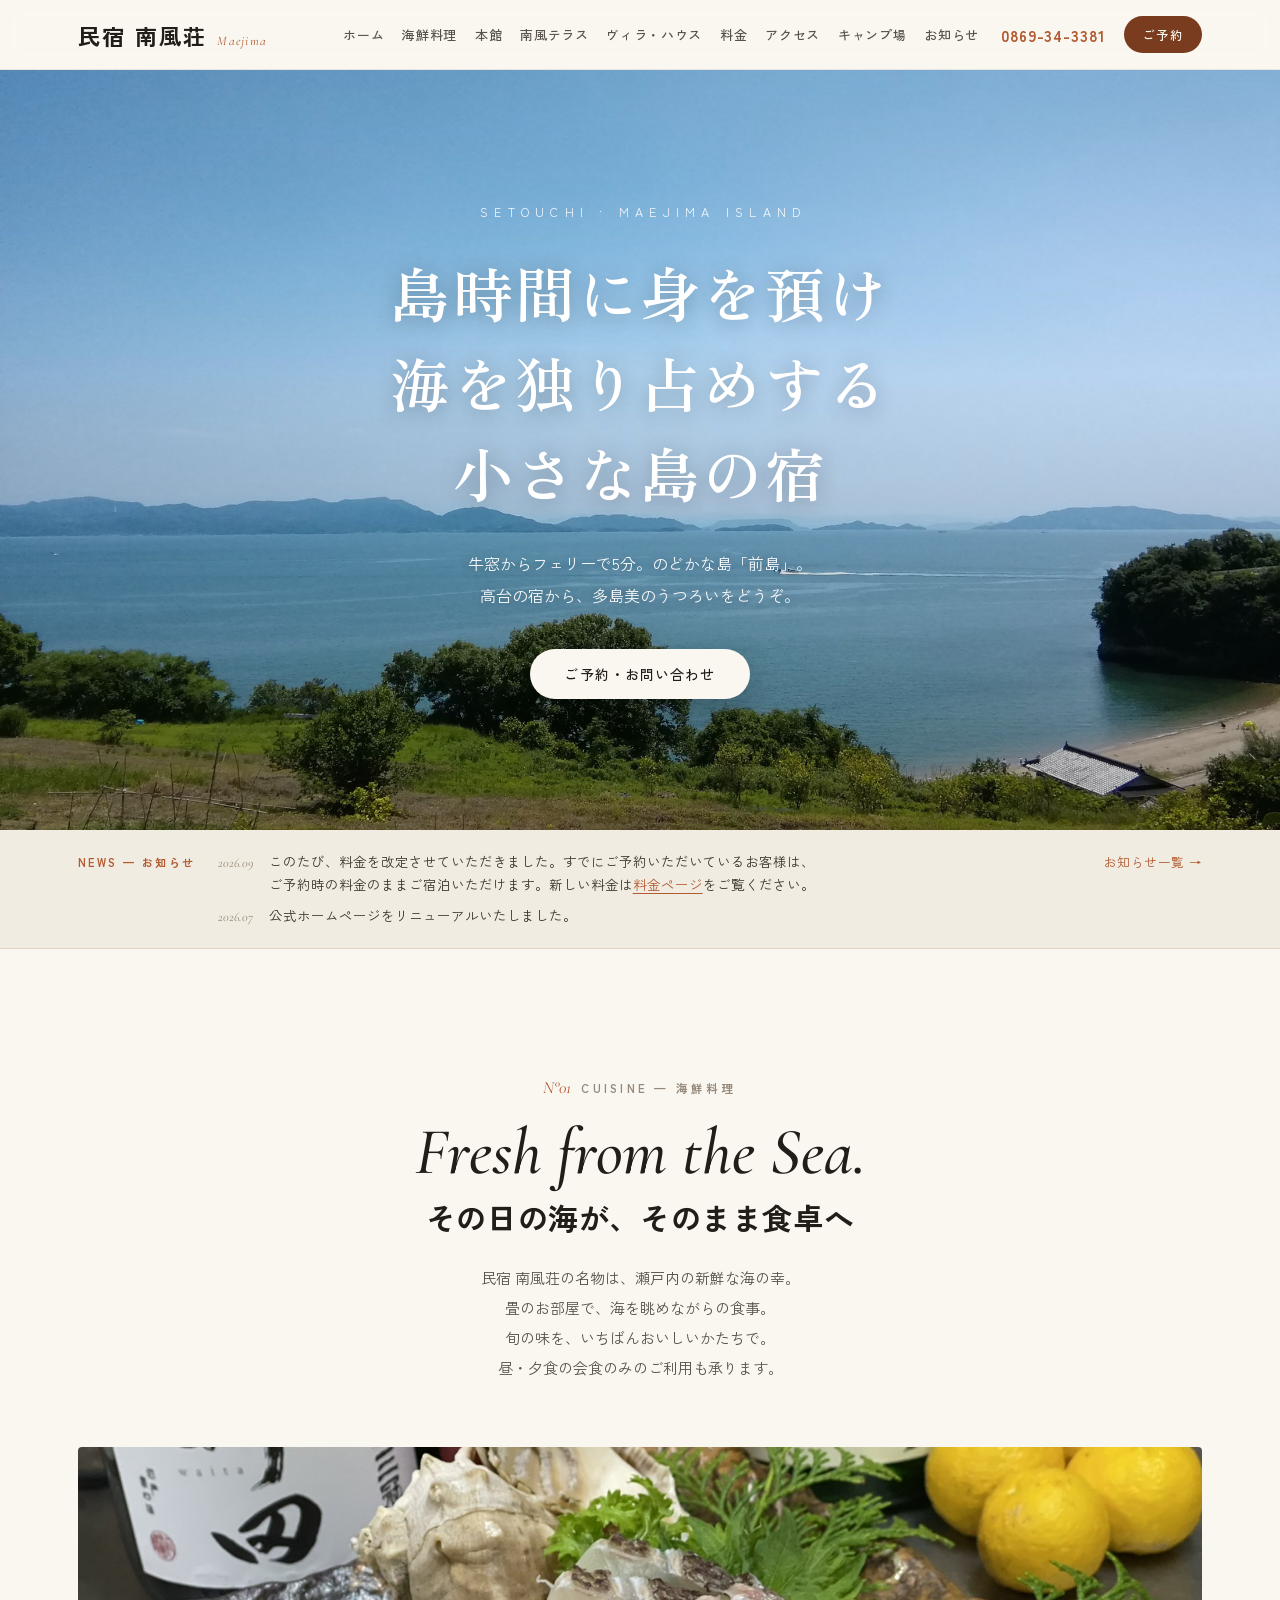
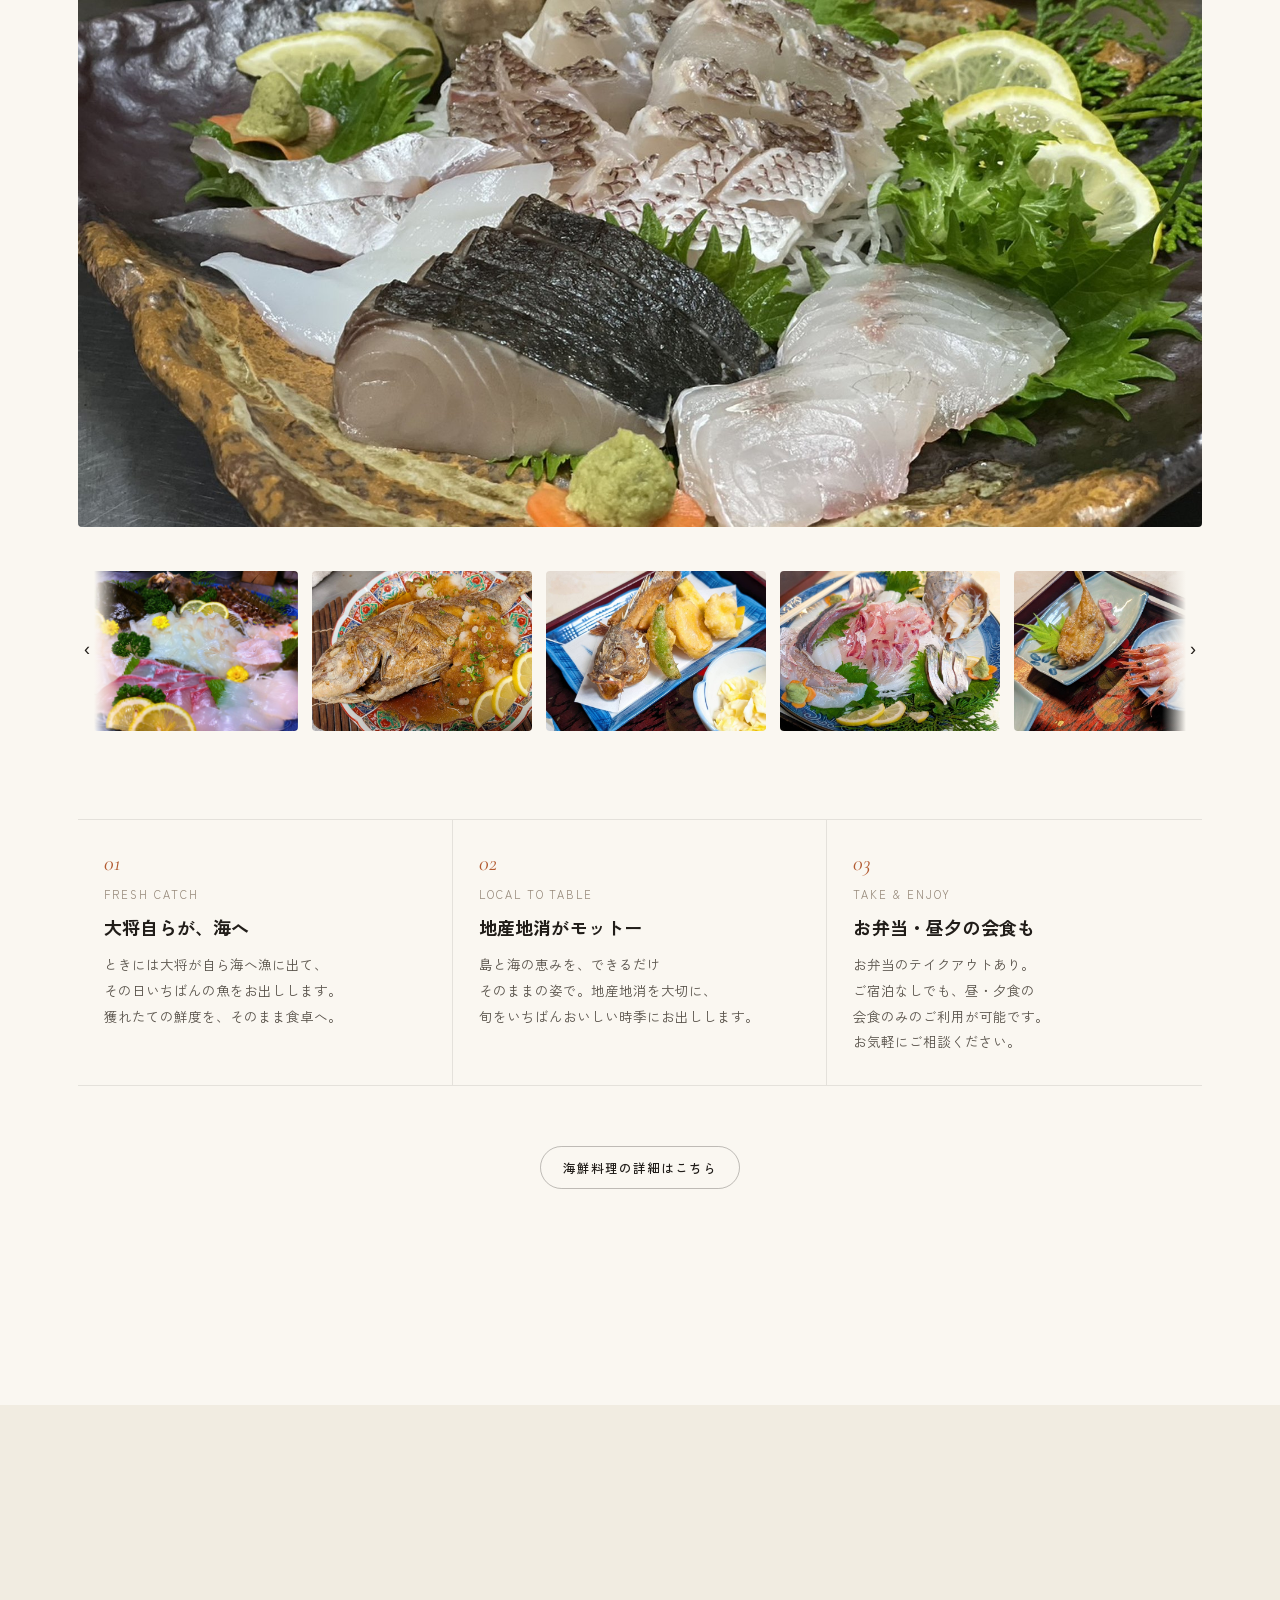
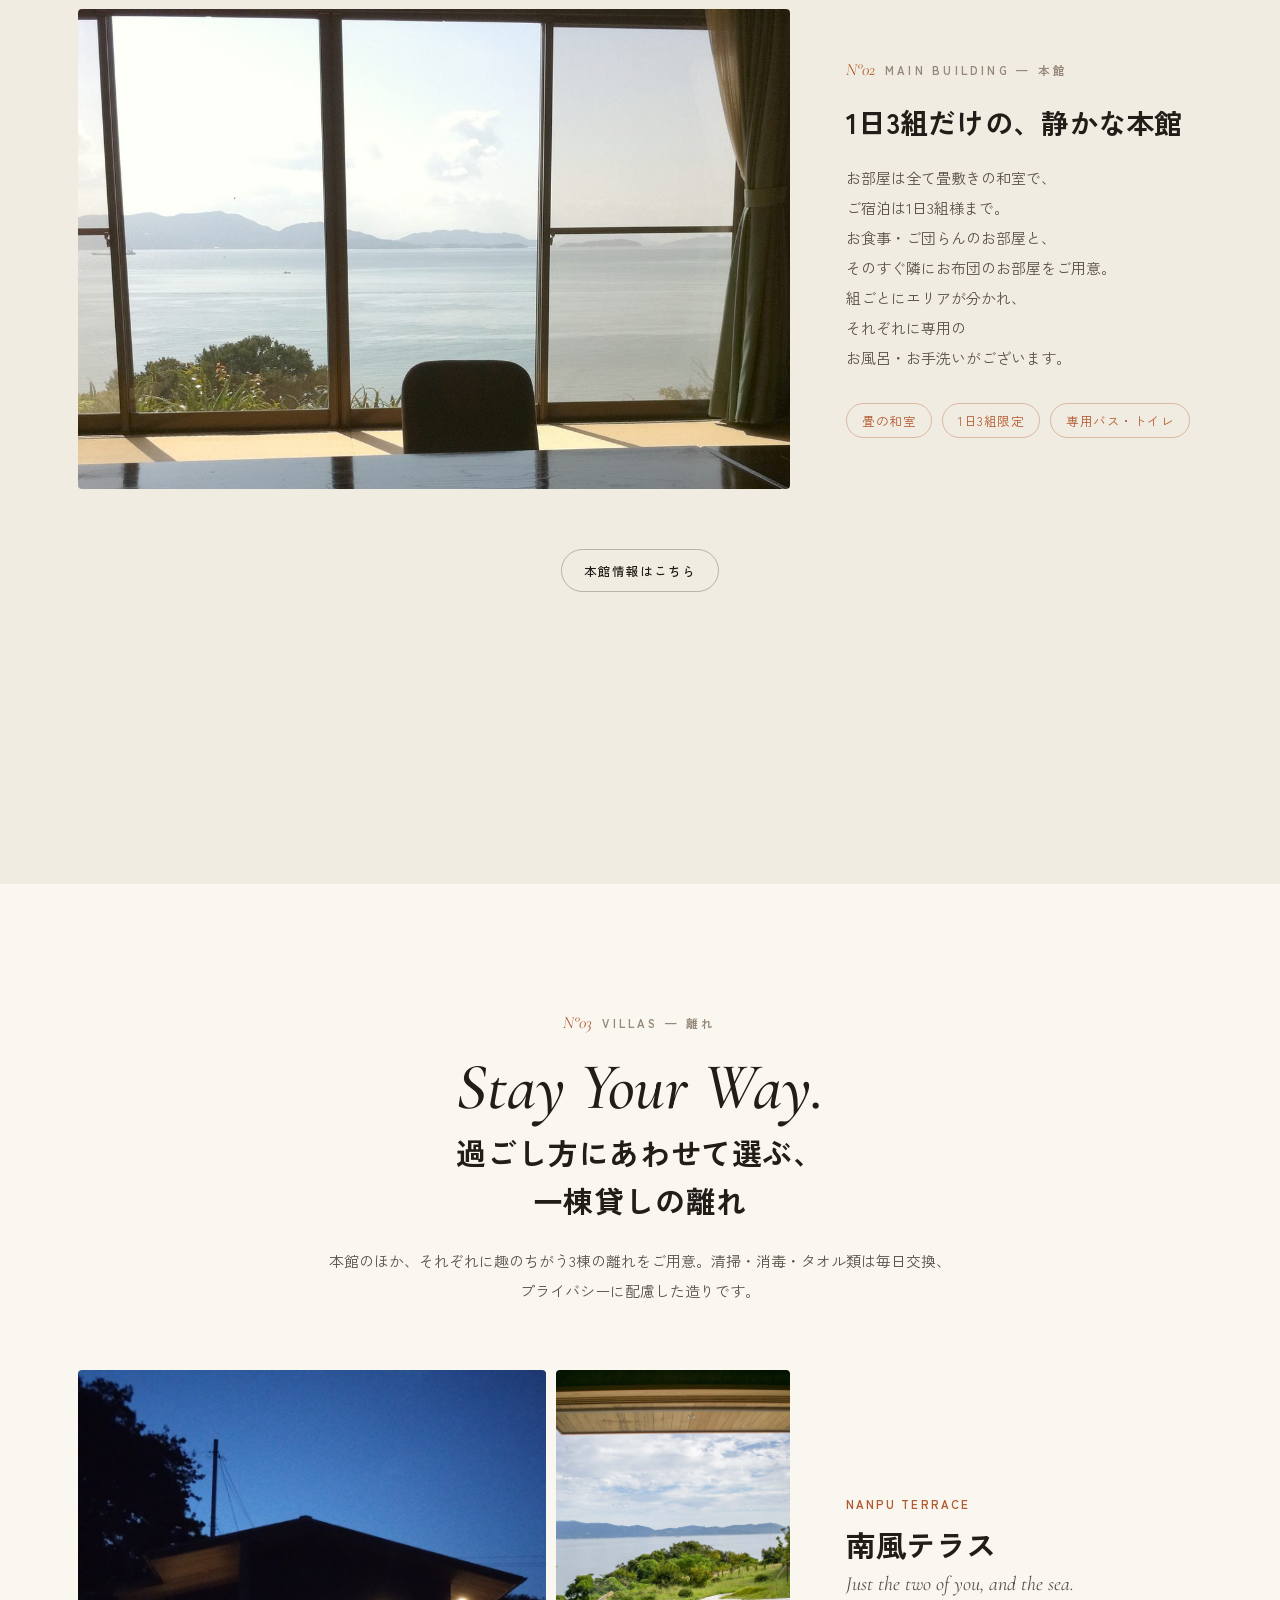
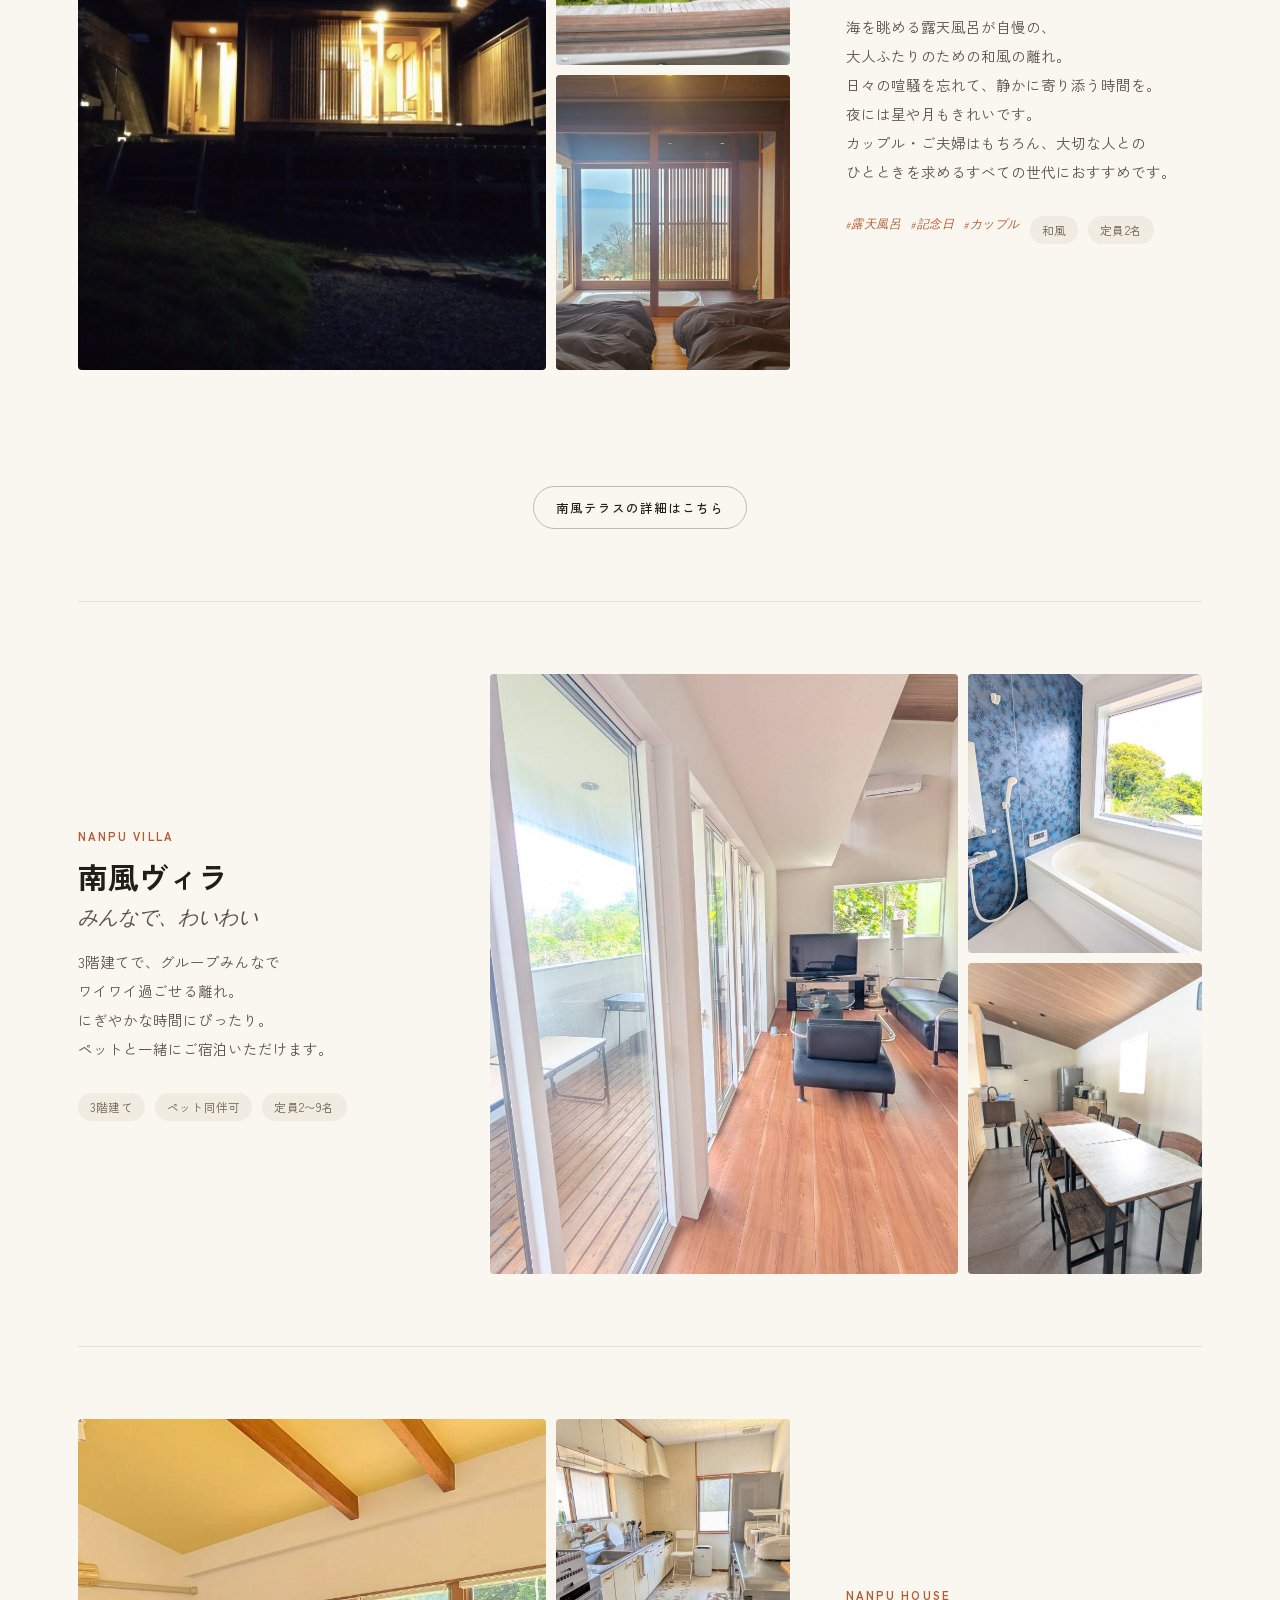
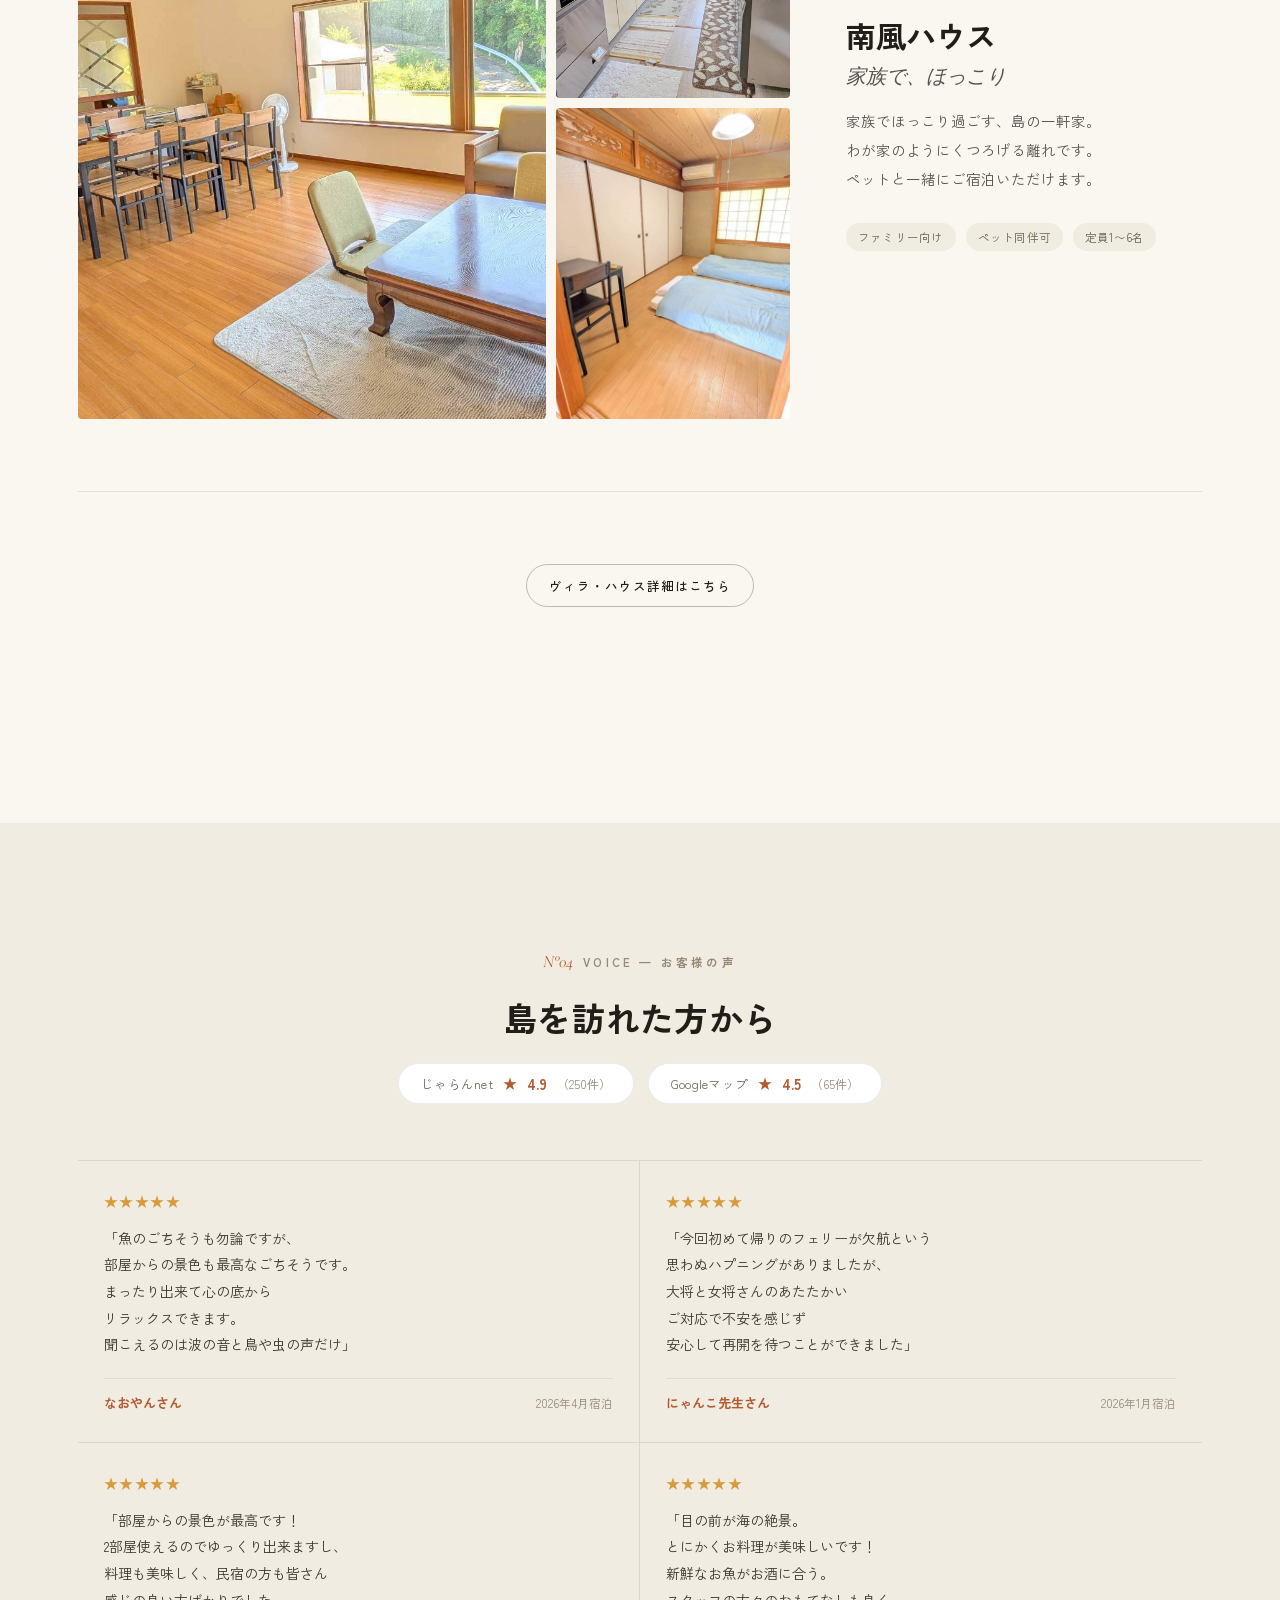
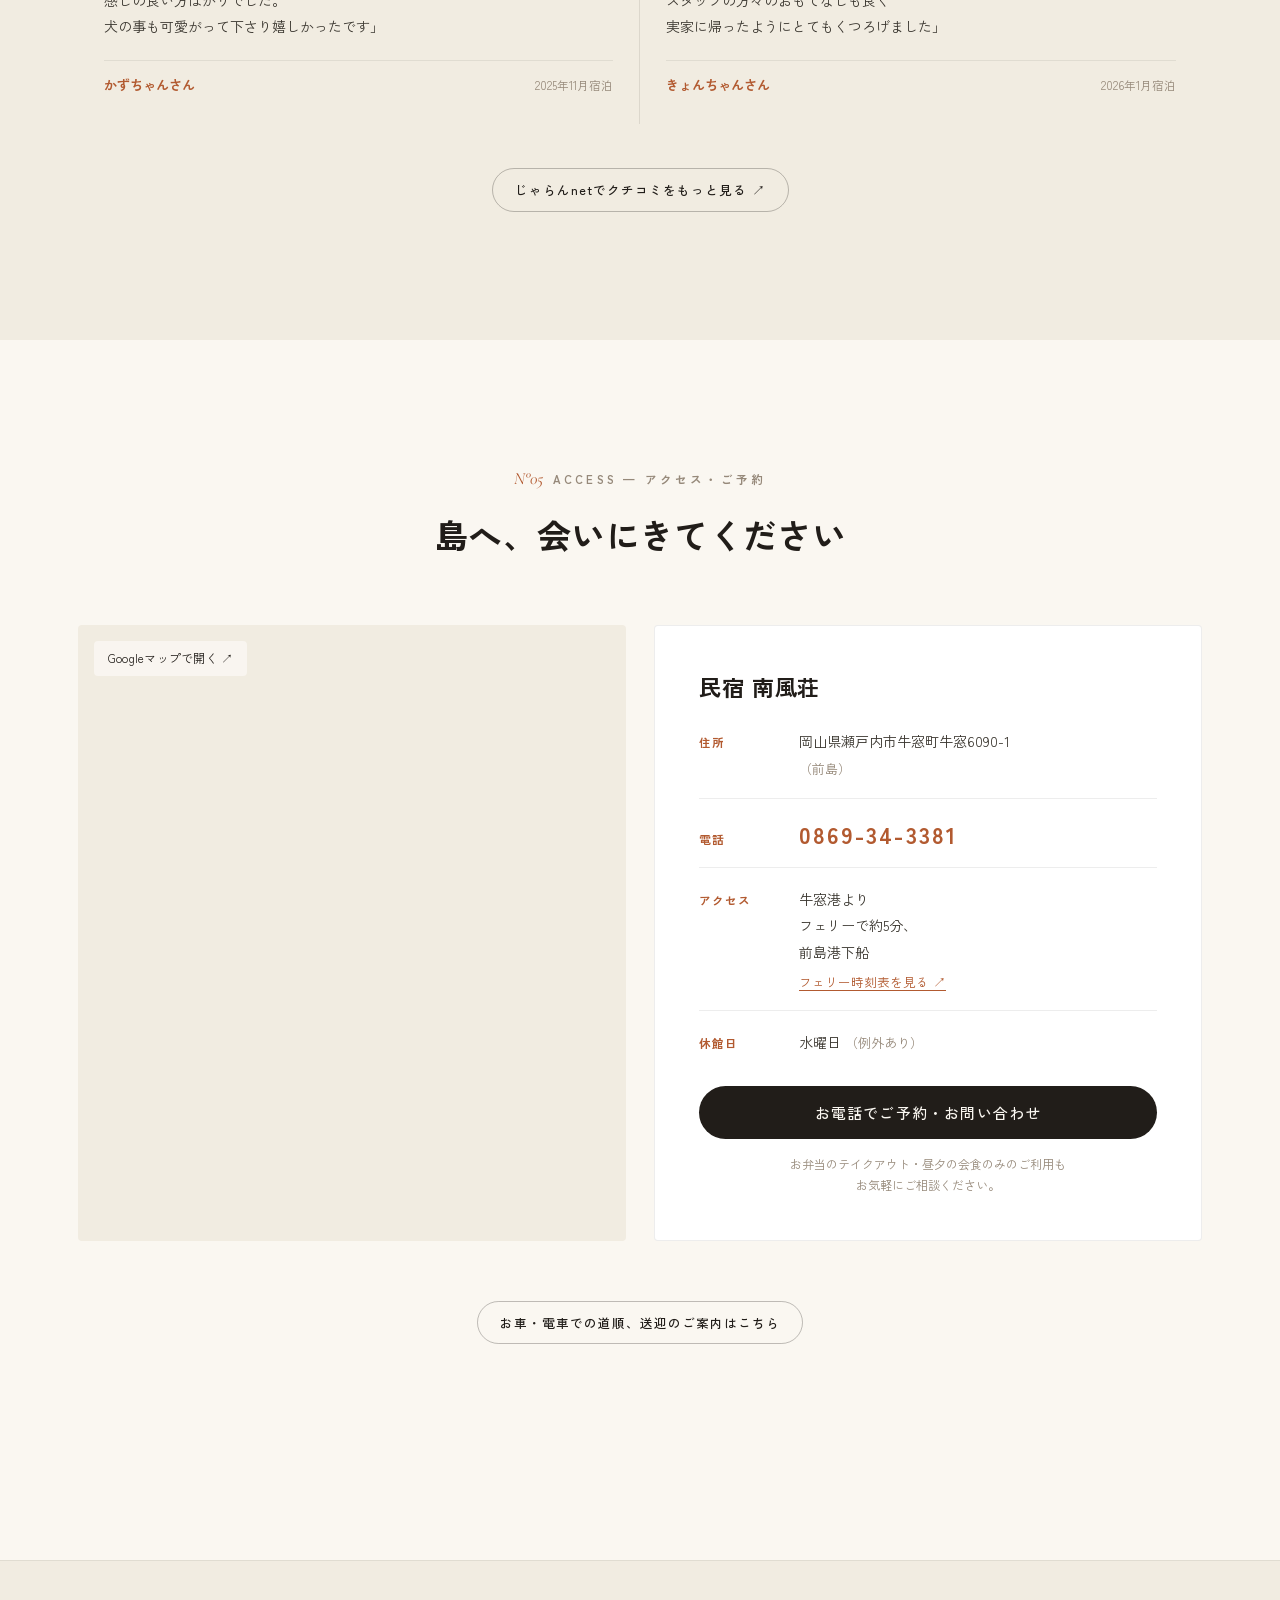
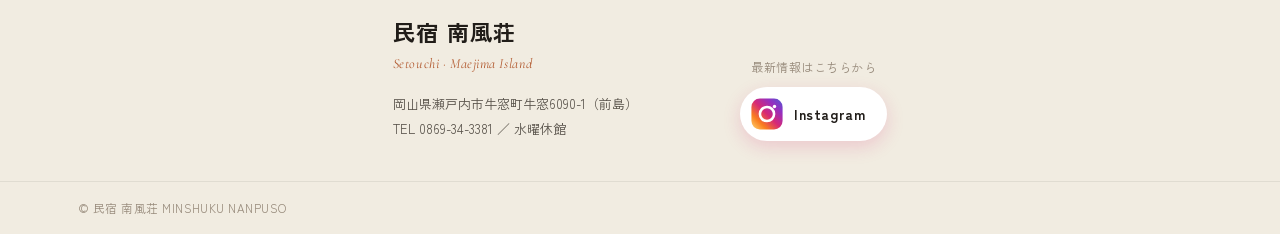
<file: index.html>
<!DOCTYPE html>
<html lang="ja">
<head>
<meta charset="utf-8">
<meta name="google-site-verification" content="PDUqw4XoGo0SHZKGaJdrt-YW-wRktxHCIBFldJ_xcdo" />
<meta name="viewport" content="width=device-width, initial-scale=1">
<title>民宿 南風荘【公式HP】｜岡山県瀬戸内市牛窓町・前島</title>
<link rel="canonical" href="https://nanpuusou.com/">
<meta name="description" content="牛窓からフェリーで5分、前島の高台に建つ民宿「南風荘」。瀬戸内の新鮮な海鮮料理と、一棟貸しの離れ3棟。">
<meta property="og:type" content="website">
<meta property="og:title" content="民宿 南風荘【公式HP】｜岡山県瀬戸内市牛窓町・前島">
<meta property="og:description" content="牛窓からフェリーで5分、前島の高台に建つ民宿「南風荘」。瀬戸内の新鮮な海鮮料理と、一棟貸しの離れ3棟。">
<meta property="og:url" content="https://nanpuusou.com/">
<meta property="og:image" content="https://nanpuusou.com/images/hero.jpg">
<meta property="og:site_name" content="民宿 南風荘">
<meta property="og:locale" content="ja_JP">
<meta name="twitter:card" content="summary_large_image">
<link rel="icon" type="image/svg+xml" href="images/favicon-v2.svg">
<link rel="icon" type="image/png" sizes="96x96" href="images/favicon-v2.png">
<link rel="apple-touch-icon" href="apple-touch-icon.png">
<link rel="preconnect" href="https://fonts.googleapis.com">
<link rel="preconnect" href="https://fonts.gstatic.com" crossorigin>
<link href="https://fonts.googleapis.com/css2?family=Cormorant+Garamond:ital,wght@0,500;0,600;1,500;1,600&family=Zen+Old+Mincho:wght@500;600&family=Zen+Kaku+Gothic+New:wght@300;400;500;700;900&display=swap" rel="stylesheet">
<link rel="stylesheet" href="style.css">
<script type="application/ld+json">
{
  "@context": "https://schema.org",
  "@type": "LodgingBusiness",
  "name": "民宿 南風荘",
  "description": "牛窓からフェリーで5分、前島の高台に建つ民宿。瀬戸内の新鮮な海鮮料理と、一棟貸しの離れ3棟。",
  "image": "https://nanpuusou.com/images/hero.jpg",
  "url": "https://nanpuusou.com/",
  "telephone": "+81-869-34-3381",
  "address": {
    "@type": "PostalAddress",
    "streetAddress": "牛窓町牛窓6090-1",
    "addressLocality": "瀬戸内市",
    "addressRegion": "岡山県",
    "addressCountry": "JP"
  },
  "sameAs": ["https://www.instagram.com/nanpuso/"]
}
</script>
</head>
<body>

<header class="site-header">
  <div class="site-header__inner">
    <a href="#top" class="logo">
      <span class="logo__ja">民宿 南風荘</span>
      <span class="logo__en">Maejima</span>
    </a>
    <nav class="nav-desktop">
      <a href="index.html">ホーム</a>
      <a href="cuisine.html">海鮮料理</a>
      <a href="about.html">本館</a>
      <a href="terasu.html">南風テラス</a>
      <a href="facility.html">ヴィラ・ハウス</a>
      <a href="price.html">料金</a>
      <a href="access.html">アクセス</a>
      <a href="camp.html">キャンプ場</a>
      <a href="news.html">お知らせ</a>
      <a href="tel:0869-34-3381" class="nav-tel">0869-34-3381</a>
      <a href="reservation.html" class="btn btn--pill-sm">ご予約</a>
    </nav>
    <a href="tel:0869-34-3381" class="header-tel" aria-label="お電話でのご予約・お問い合わせ"><svg viewBox="0 0 24 24"><path d="M22 16.92v3a2 2 0 0 1-2.18 2 19.79 19.79 0 0 1-8.63-3.07 19.5 19.5 0 0 1-6-6 19.79 19.79 0 0 1-3.07-8.67A2 2 0 0 1 4.11 2h3a2 2 0 0 1 2 1.72 12.84 12.84 0 0 0 .7 2.81 2 2 0 0 1-.45 2.11L8.09 9.91a16 16 0 0 0 6 6l1.27-1.27a2 2 0 0 1 2.11-.45 12.84 12.84 0 0 0 2.81.7A2 2 0 0 1 22 16.92z"/></svg></a>
    <button type="button" class="burger" aria-label="メニュー" aria-expanded="false" aria-controls="mobile-menu" id="burger-btn">
      <span></span>
      <span></span>
      <span></span>
    </button>
  </div>
  <nav class="nav-mobile" id="mobile-menu">
    <a href="index.html">ホーム</a>
    <a href="cuisine.html">海鮮料理</a>
    <a href="about.html">本館</a>
    <a href="terasu.html">南風テラス</a>
    <a href="facility.html">ヴィラ・ハウス</a>
    <a href="price.html">料金</a>
    <a href="access.html">アクセス</a>
    <a href="camp.html">キャンプ場</a>
    <a href="news.html">お知らせ</a>
    <a href="reservation.html" class="btn btn--pill-lg">ご予約・お問い合わせ</a>
  </nav>
</header>

<section id="top" class="hero">
  <div class="hero__media">
    <img src="images/hero.jpg" alt="前島の高台から望む瀬戸内海と小豆島" class="hero__img" fetchpriority="high">
    <div class="hero__scrim"></div>
    <div class="hero__content">
      <div class="hero__eyebrow">SETOUCHI · MAEJIMA ISLAND</div>
      <h1 class="hero__title">島時間に身を預け<br>海を独り占めする<br>小さな島の宿</h1>
      <p class="hero__lead">牛窓からフェリーで5分。のどかな島「前島」。<br>高台の宿から、多島美のうつろいをどうぞ。</p>
      <a href="reservation.html" class="btn btn--hero">ご予約・お問い合わせ</a>
    </div>
  </div>
</section>

<!-- ===== NEWS — お知らせ ===== -->
<section id="news" class="news-bar">
  <div class="news-bar__inner">
    <span class="news-bar__label">News — お知らせ</span>
    <ul class="news-list">
      <li class="news-item">
        <span class="news-item__date">2026.09</span>
        <span class="news-item__text"><span class="seg">このたび、</span><span class="seg">料金を</span><span class="seg">改定させていただきました。</span><span class="seg">すでに</span><span class="seg">ご予約いただいている</span><span class="seg">お客様は、</span><span class="seg">ご予約時の料金のまま</span><span class="seg">ご宿泊いただけます。</span><span class="seg">新しい料金は</span><span class="seg"><a href="price.html">料金ページ</a>を</span><span class="seg">ご覧ください。</span></span>
      </li>
      <li class="news-item">
        <span class="news-item__date">2026.07</span>
        <span class="news-item__text">公式ホームページをリニューアルいたしました。</span>
      </li>
    </ul>
    <a href="news.html" class="news-bar__more">お知らせ一覧 →</a>
  </div>
</section>

<!-- ===== CUISINE — primary focus ===== -->
<section id="cuisine" class="section cuisine-section">
  <div class="section__inner">
    <div class="section-head">
      <div class="eyebrow-num">
        <span class="eyebrow-num__no">N°01</span>
        <span class="eyebrow-num__label">Cuisine — 海鮮料理</span>
      </div>
      <h2 class="display-heading">
        <span class="display-heading__en">Fresh from the Sea.</span>
        <span class="display-heading__ja">その日の海が、そのまま食卓へ</span>
      </h2>
      <p class="body-text body-text--center-wide">民宿 南風荘の名物は、瀬戸内の新鮮な海の幸。<br>畳のお部屋で、海を眺めながらの食事。<br>旬の味を、いちばんおいしいかたちで。<br>昼・夕食の会食のみのご利用も承ります。</p>
    </div>

    <div class="cuisine-hero-media">
      <img src="images/cuisine_hero.jpg" alt="瀬戸内の海鮮豪華盛り合わせ" loading="lazy" decoding="async">
    </div>

    <div class="cuisine-strip-wrap">
      <div class="cuisine-strip" id="cuisine-strip">
        <div class="cuisine-strip__item"><img src="images/cuisine_sugatazukuri.jpg" alt="鯛の姿造り" loading="lazy" decoding="async"></div>
        <div class="cuisine-strip__item"><img src="images/cuisine_karaage.jpg" alt="お魚のみぞれ揚げ" loading="lazy" decoding="async"></div>
        <div class="cuisine-strip__item"><img src="images/cuisine_tenpura2.jpg" alt="お魚と野菜の天ぷら盛り合わせ" loading="lazy" decoding="async"></div>
        <div class="cuisine-strip__item"><img src="images/cuisine_sashimi2.jpg" alt="サザエと旬の刺身盛り合わせ" loading="lazy" decoding="async"></div>
        <div class="cuisine-strip__item"><img src="images/cuisine_ebi2.jpg" alt="甘えびと天ぷらの盛り合わせ" loading="lazy" decoding="async"></div>
        <div class="cuisine-strip__item"><img src="images/cuisine_nizakana1.jpg" alt="お魚の煮付け" loading="lazy" decoding="async"></div>
        <div class="cuisine-strip__item"><img src="images/cuisine_nizakana2.jpg" alt="お魚の煮付け（別カット）" loading="lazy" decoding="async"></div>
      </div>
      <button type="button" class="cuisine-strip__btn cuisine-strip__btn--prev" aria-label="前の写真" data-strip-prev>‹</button>
      <button type="button" class="cuisine-strip__btn cuisine-strip__btn--next" aria-label="次の写真" data-strip-next>›</button>
    </div>

    <div class="cuisine-points">
      <div class="cuisine-point">
        <div class="cuisine-point__no">01</div>
        <div class="cuisine-point__en">Fresh Catch</div>
        <h3 class="cuisine-point__title">大将自らが、海へ</h3>
        <p class="cuisine-point__desc">ときには大将が自ら海へ漁に出て、<br>その日いちばんの魚をお出しします。<br>獲れたての鮮度を、そのまま食卓へ。</p>
      </div>
      <div class="cuisine-point">
        <div class="cuisine-point__no">02</div>
        <div class="cuisine-point__en">Local to Table</div>
        <h3 class="cuisine-point__title">地産地消がモットー</h3>
        <p class="cuisine-point__desc">島と海の恵みを、できるだけ<br>そのままの姿で。地産地消を大切に、<br>旬をいちばんおいしい時季にお出しします。</p>
      </div>
      <div class="cuisine-point">
        <div class="cuisine-point__no">03</div>
        <div class="cuisine-point__en">Take & Enjoy</div>
        <h3 class="cuisine-point__title">お弁当・昼夕の会食も</h3>
        <p class="cuisine-point__desc">お弁当のテイクアウトあり。<br>ご宿泊なしでも、昼・夕食の<br>会食のみのご利用が可能です。<br>お気軽にご相談ください。</p>
      </div>
    </div>

    <div class="section-cta">
      <a href="cuisine.html" class="btn btn--outline">海鮮料理の詳細はこちら</a>
    </div>
  </div>
</section>

<!-- ===== ABOUT — compact, secondary ===== -->
<section id="about" class="section section--compact section--alt">
  <div class="section__inner">
    <div class="about__grid-compact">
      <div class="about__media-compact about__media-compact--single">
        <img src="images/about_room_view_home.jpg" alt="本館の畳の部屋から海を望む" loading="lazy" decoding="async">
      </div>
      <div>
        <div class="eyebrow-num eyebrow-num--left">
          <span class="eyebrow-num__no">N°02</span>
          <span class="eyebrow-num__label">Main Building — 本館</span>
        </div>
        <h2 class="heading heading--sm">1日3組だけの、静かな本館</h2>
        <p class="body-text body-text--last">お部屋は全て畳敷きの和室で、<br>ご宿泊は1日3組様まで。<br>お食事・ご団らんのお部屋と、<br>そのすぐ隣にお布団のお部屋をご用意。<br>組ごとにエリアが分かれ、<br>それぞれに専用の<br>お風呂・お手洗いがございます。</p>
        <div class="tag-row">
          <span class="tag tag--outline">畳の和室</span>
          <span class="tag tag--outline">1日3組限定</span>
          <span class="tag tag--outline">専用バス・トイレ</span>
        </div>
      </div>
    </div>

    <div class="section-cta">
      <a href="about.html" class="btn btn--outline">本館情報はこちら</a>
    </div>
  </div>
</section>

<!-- ===== STAY / VILLAS — elevated ===== -->
<section id="stay" class="section">
  <div class="section__inner">
    <div class="section-head">
      <div class="eyebrow-num">
        <span class="eyebrow-num__no">N°03</span>
        <span class="eyebrow-num__label">Villas — 離れ</span>
      </div>
      <h2 class="display-heading">
        <span class="display-heading__en">Stay Your Way.</span>
        <span class="display-heading__ja">過ごし方にあわせて選ぶ、<br>一棟貸しの離れ</span>
      </h2>
      <p class="body-text body-text--center-wide">本館のほか、それぞれに趣のちがう3棟の離れをご用意。清掃・消毒・タオル類は毎日交換、<br>プライバシーに配慮した造りです。</p>
    </div>

    <div class="villa-feature">
      <div class="villa-feature__media">
        <img src="images/terasu_home_night.jpg" alt="夜の南風テラス外観" loading="lazy" decoding="async">
        <img src="images/terasu_hero.jpg" alt="南風テラスの露天風呂から望む瀬戸内海" loading="lazy" decoding="async">
        <img src="images/terasu_home_bedbath.jpg" alt="南風テラスの寝室と露天風呂" loading="lazy" decoding="async">
      </div>
      <div>
        <div class="villa-feature__en">Nanpu Terrace</div>
        <h3 class="villa-feature__name">南風テラス</h3>
        <div class="villa-feature__tagline">Just the two of you, and the sea.</div>
        <p class="villa-feature__desc">海を眺める露天風呂が自慢の、<br>大人ふたりのための和風の離れ。<br>日々の喧騒を忘れて、静かに寄り添う時間を。<br>夜には星や月もきれいです。<br>カップル・ご夫婦はもちろん、大切な人との<br>ひとときを求めるすべての世代におすすめです。</p>
        <div class="tag-row">
          <span class="tag tag--hash">#露天風呂</span>
          <span class="tag tag--hash">#記念日</span>
          <span class="tag tag--hash">#カップル</span>
          <span class="tag tag--fill">和風</span>
          <span class="tag tag--fill">定員2名</span>
        </div>
      </div>
      <div class="section-cta" style="grid-column: 1 / -1; margin-bottom: 0;">
        <a href="terasu.html" class="btn btn--outline">南風テラスの詳細はこちら</a>
      </div>
    </div>

    <div class="villa-feature villa-feature--reverse">
      <div class="villa-feature__media">
        <img src="images/vira_home_living.jpg" alt="南風ヴィラの吹き抜けリビング" loading="lazy" decoding="async">
        <img src="images/vira_home_bath.jpg" alt="南風ヴィラの浴室から望む緑" loading="lazy" decoding="async">
        <img src="images/vira_home_kitchen.jpg" alt="南風ヴィラのダイニングキッチン" loading="lazy" decoding="async">
      </div>
      <div>
        <div class="villa-feature__en">Nanpu Villa</div>
        <h3 class="villa-feature__name">南風ヴィラ</h3>
        <div class="villa-feature__tagline">みんなで、わいわい</div>
        <p class="villa-feature__desc">3階建てで、グループみんなで<br>ワイワイ過ごせる離れ。<br>にぎやかな時間にぴったり。<br>ペットと一緒にご宿泊いただけます。</p>
        <div class="tag-row">
          <span class="tag tag--fill">3階建て</span>
          <span class="tag tag--fill">ペット同伴可</span>
          <span class="tag tag--fill">定員2〜9名</span>
        </div>
      </div>
    </div>

    <div class="villa-feature">
      <div class="villa-feature__media">
        <img src="images/house_home_living.jpg" alt="南風ハウスのリビングダイニング" loading="lazy" decoding="async">
        <img src="images/house_home_kitchen.jpg" alt="南風ハウスのキッチン" loading="lazy" decoding="async">
        <img src="images/house_home_bedroom.jpg" alt="南風ハウスの寝室" loading="lazy" decoding="async">
      </div>
      <div>
        <div class="villa-feature__en">Nanpu House</div>
        <h3 class="villa-feature__name">南風ハウス</h3>
        <div class="villa-feature__tagline">家族で、ほっこり</div>
        <p class="villa-feature__desc">家族でほっこり過ごす、島の一軒家。<br>わが家のようにくつろげる離れです。<br>ペットと一緒にご宿泊いただけます。</p>
        <div class="tag-row">
          <span class="tag tag--fill">ファミリー向け</span>
          <span class="tag tag--fill">ペット同伴可</span>
          <span class="tag tag--fill">定員1〜6名</span>
        </div>
      </div>
    </div>

    <div class="section-cta">
      <a href="facility.html" class="btn btn--outline">ヴィラ・ハウス詳細はこちら</a>
    </div>
  </div>
</section>

<!-- ===== VOICE / REVIEWS ===== -->
<section id="voice" class="section section--alt">
  <div class="section__inner">
    <div class="section-head section-head--voice">
      <div class="eyebrow-num">
        <span class="eyebrow-num__no">N°04</span>
        <span class="eyebrow-num__label">Voice — お客様の声</span>
      </div>
      <h2 class="heading">島を訪れた方から</h2>
      <div class="rating-row">
        <div class="rating-badge">
          <span class="rating-badge__source">じゃらんnet</span>
          <span class="rating-badge__star">★</span>
          <span class="rating-badge__score">4.9</span>
          <span class="rating-badge__count">（250件）</span>
        </div>
        <div class="rating-badge">
          <span class="rating-badge__source">Googleマップ</span>
          <span class="rating-badge__star">★</span>
          <span class="rating-badge__score">4.5</span>
          <span class="rating-badge__count">（65件）</span>
        </div>
      </div>
    </div>

    <div class="review-grid">
      <div class="review-card">
        <div class="review-card__stars">★★★★★</div>
        <p class="review-card__text">「魚のごちそうも勿論ですが、<br>部屋からの景色も最高なごちそうです。<br>まったり出来て心の底から<br>リラックスできます。<br>聞こえるのは波の音と鳥や虫の声だけ」</p>
        <div class="review-card__meta">
          <span class="review-card__name">なおやんさん</span>
          <span class="review-card__date">2026年4月宿泊</span>
        </div>
      </div>
      <div class="review-card">
        <div class="review-card__stars">★★★★★</div>
        <p class="review-card__text">「今回初めて帰りのフェリーが欠航という<br>思わぬハプニングがありましたが、<br>大将と女将さんのあたたかい<br>ご対応で不安を感じず<br>安心して再開を待つことができました」</p>
        <div class="review-card__meta">
          <span class="review-card__name">にゃんこ先生さん</span>
          <span class="review-card__date">2026年1月宿泊</span>
        </div>
      </div>
      <div class="review-card">
        <div class="review-card__stars">★★★★★</div>
        <p class="review-card__text">「部屋からの景色が最高です！<br>2部屋使えるのでゆっくり出来ますし、<br>料理も美味しく、民宿の方も皆さん<br>感じの良い方ばかりでした。<br>犬の事も可愛がって下さり嬉しかったです」</p>
        <div class="review-card__meta">
          <span class="review-card__name">かずちゃんさん</span>
          <span class="review-card__date">2025年11月宿泊</span>
        </div>
      </div>
      <div class="review-card">
        <div class="review-card__stars">★★★★★</div>
        <p class="review-card__text">「目の前が海の絶景。<br>とにかくお料理が美味しいです！<br>新鮮なお魚がお酒に合う。<br>スタッフの方々のおもてなしも良く<br>実家に帰ったようにとてもくつろげました」</p>
        <div class="review-card__meta">
          <span class="review-card__name">きょんちゃんさん</span>
          <span class="review-card__date">2026年1月宿泊</span>
        </div>
      </div>
    </div>

    <div class="review-source">
      <a href="https://www.jalan.net/yad396513/kuchikomi/?screenId=UWW3001&yadNo=396513" target="_blank" rel="noopener" class="btn btn--outline">じゃらんnetでクチコミをもっと見る ↗</a>
    </div>
  </div>
</section>

<!-- ===== ACCESS / INFO ===== -->
<section id="access" class="section">
  <div class="section__inner">
    <div class="section-head">
      <div class="eyebrow-num">
        <span class="eyebrow-num__no">N°05</span>
        <span class="eyebrow-num__label">Access — アクセス・ご予約</span>
      </div>
      <h2 class="heading">島へ、会いにきてください</h2>
    </div>

    <div class="access-grid">
      <div class="map-embed">
        <iframe src="https://www.google.com/maps/embed?pb=!1m18!1m12!1m3!1d37153.95553421249!2d134.15156878381583!3d34.60474972088476!2m3!1f0!2f0!3f0!3m2!1i1024!2i768!4f13.1!3m3!1m2!1s0x35547163d378a329%3A0xf6d7f1d7a9e470!2z5rCR5a6_5Y2X6aKo6I2Y!5e0!3m2!1sja!2sjp!4v1782934646902!5m2!1sja!2sjp" loading="lazy" allowfullscreen referrerpolicy="no-referrer-when-downgrade" title="民宿 南風荘 地図"></iframe>
        <a class="map-embed__link" href="https://www.google.com/maps/search/?api=1&query=岡山県瀬戸内市牛窓町牛窓6090-1" target="_blank" rel="noopener">Googleマップで開く ↗</a>
      </div>

      <div class="info-card">
        <div class="info-card__title">民宿 南風荘</div>

        <div class="info-list">
          <div class="info-row">
            <div class="info-row__label">住所</div>
            <div class="info-row__value">岡山県瀬戸内市牛窓町牛窓6090-1<br><span class="muted">（前島）</span></div>
          </div>
          <div class="info-row">
            <div class="info-row__label">電話</div>
            <a href="tel:0869-34-3381" class="info-row__tel">0869-34-3381</a>
          </div>
          <div class="info-row">
            <div class="info-row__label">アクセス</div>
            <div class="info-row__value">牛窓港より<br>フェリーで約5分、<br>前島港下船<br><a href="https://www.maejima-island.info/schedules.html" target="_blank" rel="noopener" class="info-row__link">フェリー時刻表を見る ↗</a></div>
          </div>
          <div class="info-row info-row--last">
            <div class="info-row__label">休館日</div>
            <div class="info-row__value">水曜日 <span class="muted">（例外あり）</span></div>
          </div>
        </div>

        <a href="tel:0869-34-3381" class="btn btn--block">お電話でご予約・お問い合わせ</a>
        <p class="info-card__note">お弁当のテイクアウト・昼夕の会食のみのご利用も<br>お気軽にご相談ください。</p>
      </div>
    </div>

    <div class="section-cta">
      <a href="access.html" class="btn btn--outline">お車・電車での道順、送迎のご案内はこちら</a>
    </div>
  </div>
</section>

<!-- ===== FOOTER ===== -->
<footer class="site-footer">
  <div class="site-footer__inner">
    <div>
      <div class="site-footer__logo">民宿 南風荘</div>
      <div class="site-footer__en">Setouchi · Maejima Island</div>
      <p class="site-footer__addr">岡山県瀬戸内市牛窓町牛窓6090-1（前島）<br>TEL 0869-34-3381 ／ 水曜休館</p>
    </div>
    <div class="site-footer__social-block">
      <div class="site-footer__social-label">最新情報はこちらから</div>
      <a href="https://www.instagram.com/nanpuso/" target="_blank" rel="noopener" class="site-footer__social">
        <svg viewBox="0 0 24 24"><defs><linearGradient id="ig-grad" x1="0%" y1="100%" x2="100%" y2="0%"><stop offset="0%" stop-color="#feda75"/><stop offset="25%" stop-color="#fa7e1e"/><stop offset="50%" stop-color="#d62976"/><stop offset="75%" stop-color="#962fbf"/><stop offset="100%" stop-color="#4f5bd5"/></linearGradient></defs><rect x="1" y="1" width="22" height="22" rx="6" fill="url(#ig-grad)"></rect><circle cx="12" cy="12" r="5" fill="none" stroke="#fff" stroke-width="1.8"></circle><circle cx="17.3" cy="6.7" r="1.2" fill="#fff"></circle></svg>
        Instagram
      </a>
    </div>
  </div>
  <div class="site-footer__bottom">
    <div class="site-footer__bottom-inner">© 民宿 南風荘 MINSHUKU NANPUSO</div>
  </div>
</footer>

<script src="main.js"></script>
</body>
</html>
</file>
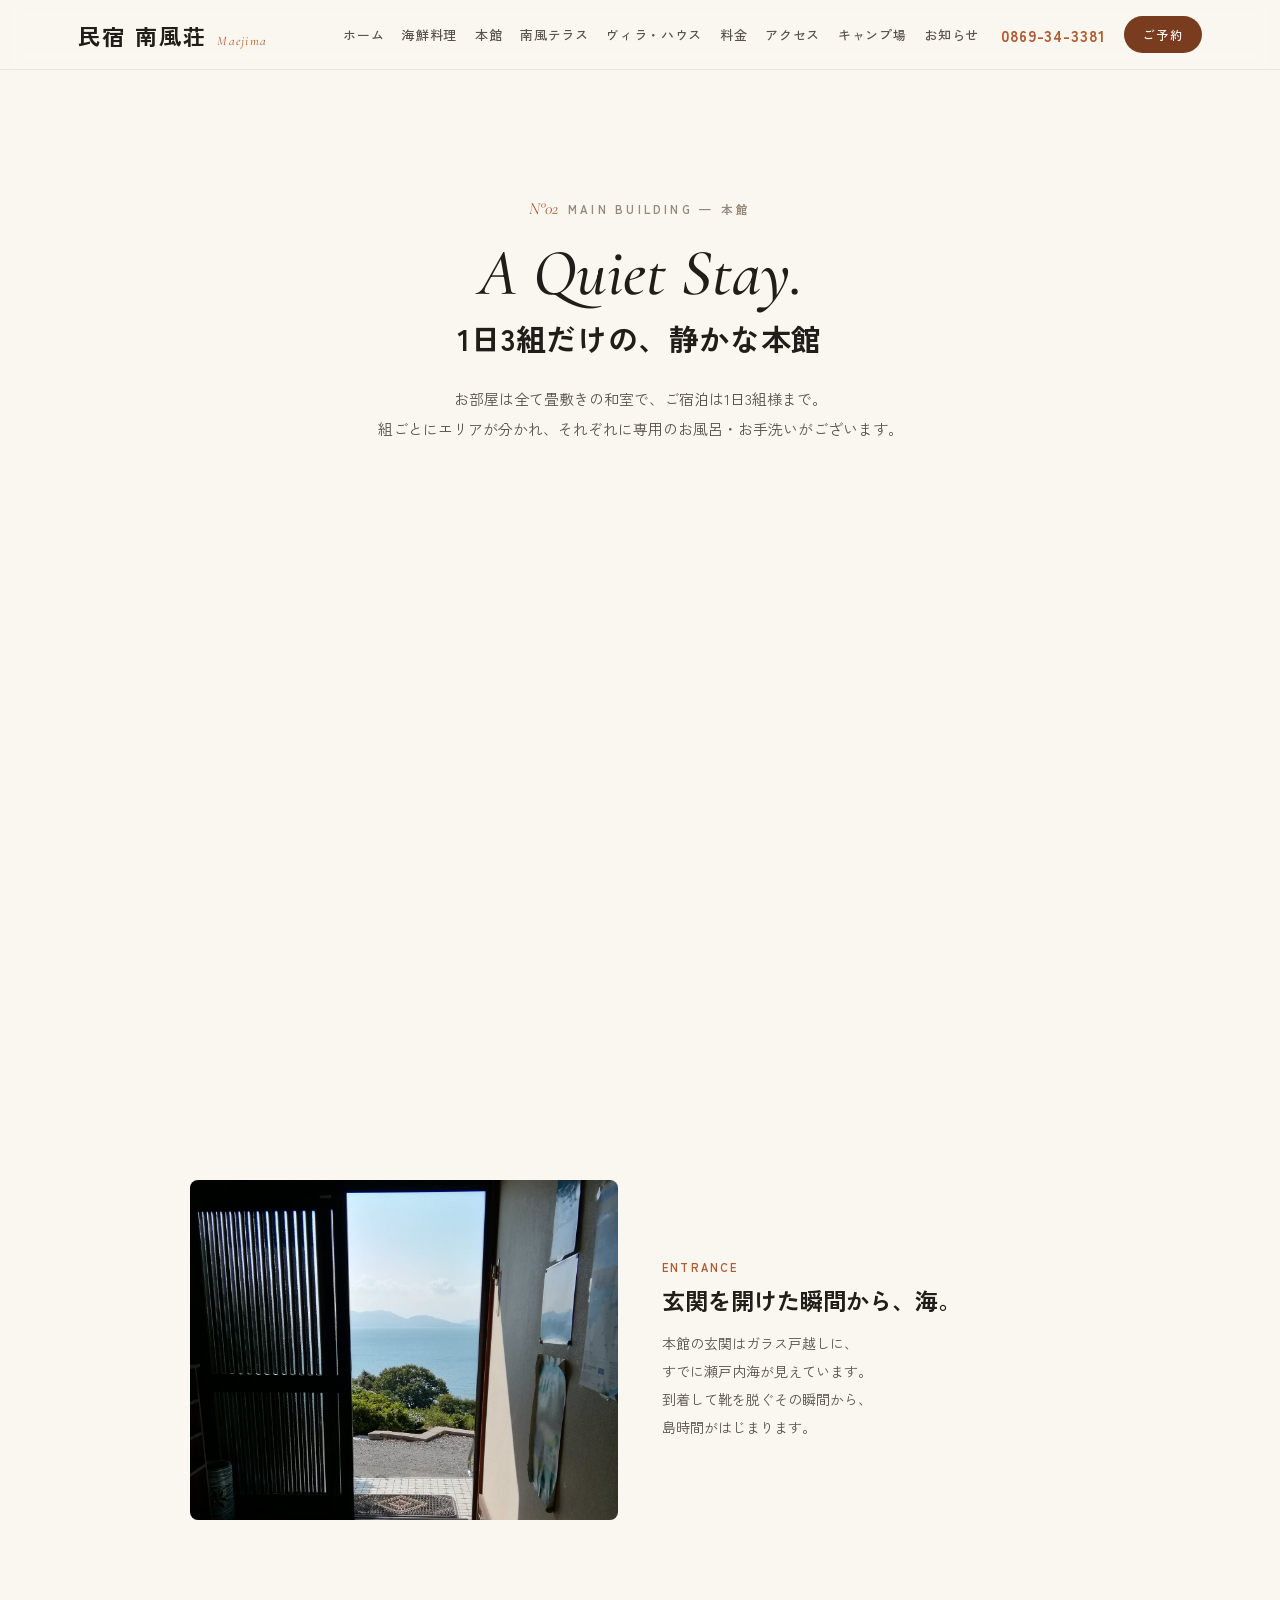
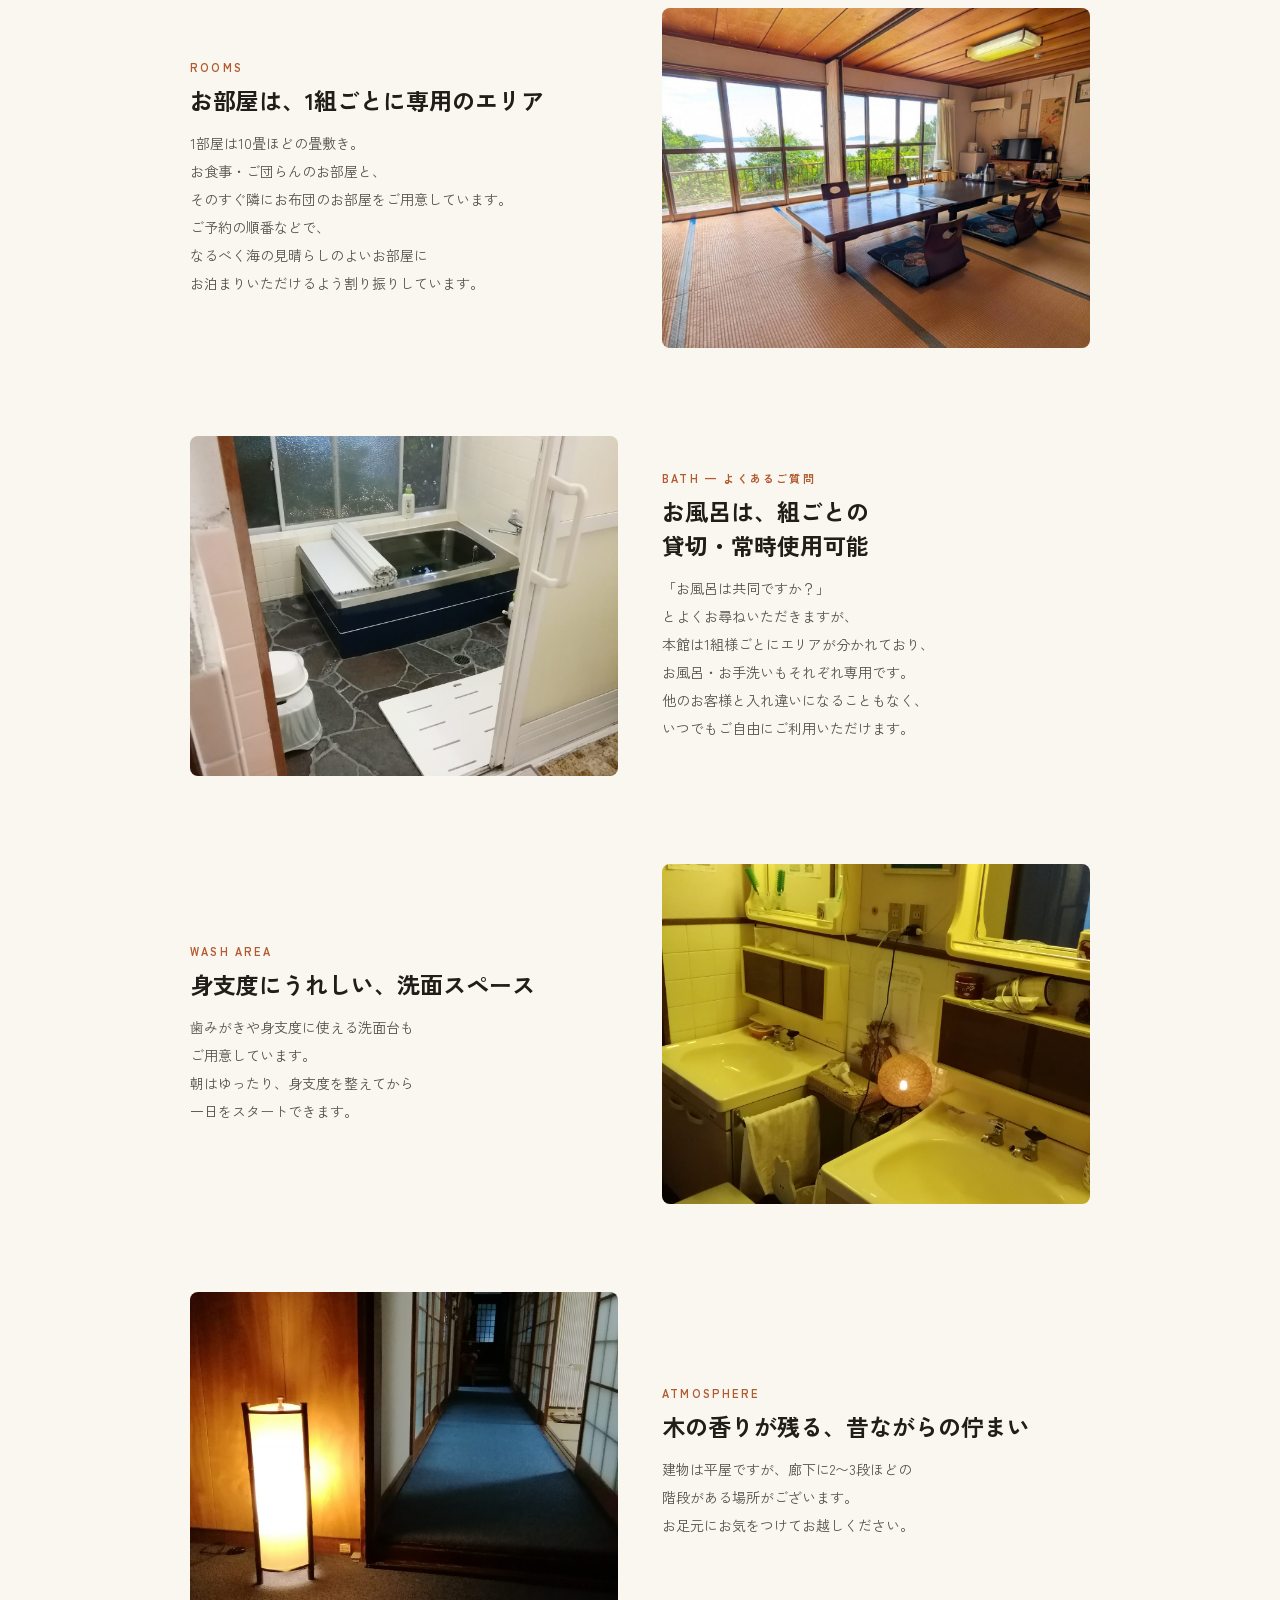
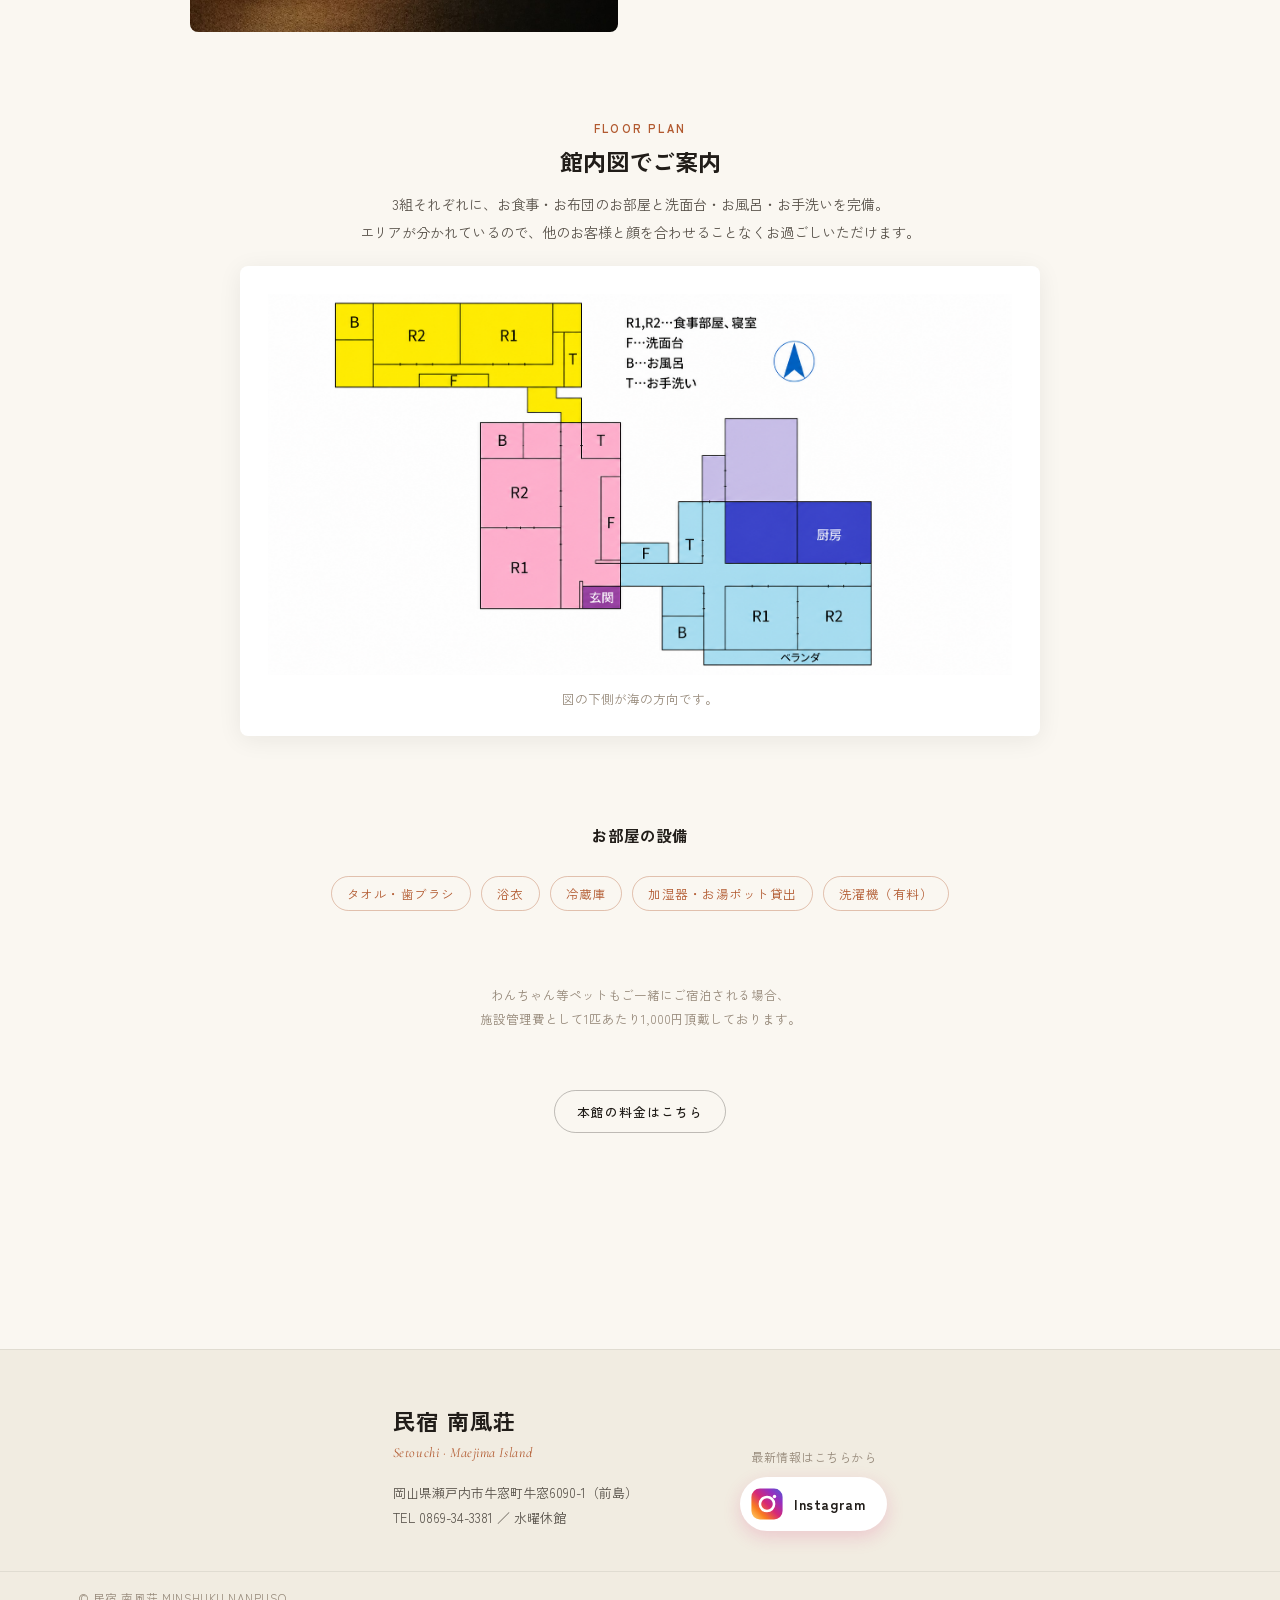
<file: about.html>
<!DOCTYPE html>
<html lang="ja">
<head>
<meta charset="utf-8">
<meta name="viewport" content="width=device-width, initial-scale=1">
<title>本館｜民宿 南風荘【公式HP】</title>
<link rel="canonical" href="https://nanpuusou.com/about.html">
<meta name="description" content="民宿「南風荘」の本館のご紹介。畳敷きの和室で、ご宿泊は1日3組様まで。組ごとに専用のお風呂・お手洗いをご用意しています。">
<meta property="og:type" content="website">
<meta property="og:title" content="本館｜民宿 南風荘【公式HP】">
<meta property="og:description" content="民宿「南風荘」の本館のご紹介。畳敷きの和室で、ご宿泊は1日3組様まで。">
<meta property="og:url" content="https://nanpuusou.com/about.html">
<meta property="og:image" content="https://nanpuusou.com/images/about_room_view.jpg">
<meta property="og:site_name" content="民宿 南風荘">
<meta property="og:locale" content="ja_JP">
<meta name="twitter:card" content="summary_large_image">
<link rel="icon" type="image/svg+xml" href="images/favicon-v2.svg">
<link rel="icon" type="image/png" sizes="96x96" href="images/favicon-v2.png">
<link rel="apple-touch-icon" href="apple-touch-icon.png">
<link rel="preconnect" href="https://fonts.googleapis.com">
<link rel="preconnect" href="https://fonts.gstatic.com" crossorigin>
<link href="https://fonts.googleapis.com/css2?family=Cormorant+Garamond:ital,wght@0,500;0,600;1,500;1,600&family=Zen+Kaku+Gothic+New:wght@300;400;500;700;900&display=swap" rel="stylesheet">
<link rel="stylesheet" href="style.css">
</head>
<body>

<header class="site-header">
  <div class="site-header__inner">
    <a href="index.html" class="logo">
      <span class="logo__ja">民宿 南風荘</span>
      <span class="logo__en">Maejima</span>
    </a>
    <nav class="nav-desktop">
      <a href="index.html">ホーム</a>
      <a href="cuisine.html">海鮮料理</a>
      <a href="about.html">本館</a>
      <a href="terasu.html">南風テラス</a>
      <a href="facility.html">ヴィラ・ハウス</a>
      <a href="price.html">料金</a>
      <a href="access.html">アクセス</a>
      <a href="camp.html">キャンプ場</a>
      <a href="news.html">お知らせ</a>
      <a href="tel:0869-34-3381" class="nav-tel">0869-34-3381</a>
      <a href="reservation.html" class="btn btn--pill-sm">ご予約</a>
    </nav>
    <a href="tel:0869-34-3381" class="header-tel" aria-label="お電話でのご予約・お問い合わせ"><svg viewBox="0 0 24 24"><path d="M22 16.92v3a2 2 0 0 1-2.18 2 19.79 19.79 0 0 1-8.63-3.07 19.5 19.5 0 0 1-6-6 19.79 19.79 0 0 1-3.07-8.67A2 2 0 0 1 4.11 2h3a2 2 0 0 1 2 1.72 12.84 12.84 0 0 0 .7 2.81 2 2 0 0 1-.45 2.11L8.09 9.91a16 16 0 0 0 6 6l1.27-1.27a2 2 0 0 1 2.11-.45 12.84 12.84 0 0 0 2.81.7A2 2 0 0 1 22 16.92z"/></svg></a>
    <button type="button" class="burger" aria-label="メニュー" aria-expanded="false" aria-controls="mobile-menu" id="burger-btn">
      <span></span>
      <span></span>
      <span></span>
    </button>
  </div>
  <nav class="nav-mobile" id="mobile-menu">
    <a href="index.html">ホーム</a>
    <a href="cuisine.html">海鮮料理</a>
    <a href="about.html">本館</a>
    <a href="terasu.html">南風テラス</a>
    <a href="facility.html">ヴィラ・ハウス</a>
    <a href="price.html">料金</a>
    <a href="access.html">アクセス</a>
    <a href="camp.html">キャンプ場</a>
    <a href="news.html">お知らせ</a>
    <a href="reservation.html" class="btn btn--pill-lg">ご予約・お問い合わせ</a>
  </nav>
</header>

<!-- ===== ABOUT — detail page ===== -->
<section class="section">
  <div class="section__inner">
    <div class="section-head">
      <div class="eyebrow-num">
        <span class="eyebrow-num__no">N°02</span>
        <span class="eyebrow-num__label">Main Building — 本館</span>
      </div>
      <h1 class="display-heading">
        <span class="display-heading__en">A Quiet Stay.</span>
        <span class="display-heading__ja">1日3組だけの、静かな本館</span>
      </h1>
      <p class="body-text body-text--center-wide">お部屋は全て畳敷きの和室で、<br class="sp">ご宿泊は1日3組様まで。<br>組ごとにエリアが分かれ、<br class="sp">それぞれに専用のお風呂・<br class="sp">お手洗いがございます。</p>
    </div>

    <div class="about-hero-media">
      <img src="images/about_exterior_building.jpg" alt="民宿 南風荘 本館の外観" loading="lazy" decoding="async">
      <img src="images/about_room_view_home.jpg" alt="本館の客室から望む瀬戸内海" loading="lazy" decoding="async">
      <img src="images/about_cove.jpg" alt="前島の入り江" loading="lazy" decoding="async">
    </div>

    <div class="about-feature">
      <div class="about-feature__media">
        <img src="images/about_entrance.jpg" alt="本館の玄関から見える瀬戸内海" loading="lazy" decoding="async" style="object-position: center 15%;">
      </div>
      <div>
        <div class="about-feature__en">Entrance</div>
        <h3 class="about-feature__title">玄関を開けた瞬間から、海。</h3>
        <p class="about-feature__desc">本館の玄関はガラス戸越しに、<br>すでに瀬戸内海が見えています。<br>到着して靴を脱ぐその瞬間から、<br>島時間がはじまります。</p>
      </div>
    </div>

    <div class="about-feature about-feature--reverse">
      <div class="about-feature__media">
        <img src="images/about_room_new.jpg" alt="本館の畳の間、座卓と海の眺め" loading="lazy" decoding="async">
      </div>
      <div>
        <div class="about-feature__en">Rooms</div>
        <h3 class="about-feature__title">お部屋は、1組ごとに専用のエリア</h3>
        <p class="about-feature__desc">1部屋は10畳ほどの畳敷き。<br>お食事・ご団らんのお部屋と、<br>そのすぐ隣にお布団のお部屋をご用意しています。<br>ご予約の順番などで、<br>なるべく海の見晴らしのよいお部屋に<br>お泊まりいただけるよう割り振りしています。</p>
      </div>
    </div>

    <div class="about-feature">
      <div class="about-feature__media">
        <img src="images/about_bath.jpg" alt="本館の組ごと専用のお風呂" loading="lazy" decoding="async">
      </div>
      <div>
        <div class="about-feature__en">Bath — よくあるご質問</div>
        <h3 class="about-feature__title">お風呂は、組ごとの<br>貸切・常時使用可能</h3>
        <p class="about-feature__desc">「お風呂は共同ですか？」<br>とよくお尋ねいただきますが、<br>本館は1組様ごとにエリアが分かれており、<br>お風呂・お手洗いもそれぞれ専用です。<br>他のお客様と入れ違いになることもなく、<br>いつでもご自由にご利用いただけます。</p>
      </div>
    </div>

    <div class="about-feature about-feature--reverse">
      <div class="about-feature__media">
        <img src="images/about_washroom.jpg" alt="本館の洗面スペース" loading="lazy" decoding="async">
      </div>
      <div>
        <div class="about-feature__en">Wash Area</div>
        <h3 class="about-feature__title">身支度にうれしい、洗面スペース</h3>
        <p class="about-feature__desc">歯みがきや身支度に使える洗面台も<br>ご用意しています。<br>朝はゆったり、身支度を整えてから<br>一日をスタートできます。</p>
      </div>
    </div>

    <div class="about-feature">
      <div class="about-feature__media">
        <img src="images/about_corridor.jpg" alt="本館の廊下" loading="lazy" decoding="async">
      </div>
      <div>
        <div class="about-feature__en">Atmosphere</div>
        <h3 class="about-feature__title">木の香りが残る、昔ながらの佇まい</h3>
        <p class="about-feature__desc">建物は平屋ですが、廊下に2〜3段ほどの<br>階段がある場所がございます。<br>お足元にお気をつけてお越しください。</p>
      </div>
    </div>

    <div class="about-floorplan-head">
      <div class="about-feature__en">Floor Plan</div>
      <h3 class="about-feature__title">館内図でご案内</h3>
      <p class="about-feature__desc">3組それぞれに、お食事・お布団のお部屋と<br class="sp">洗面台・お風呂・お手洗いを完備。<br>エリアが分かれているので、他のお客様と<br class="sp">顔を合わせることなくお過ごしいただけます。</p>
    </div>
    <div class="about-floorplan">
      <img src="images/about_floorplan.png" alt="本館の間取り図。3組それぞれに食事部屋・寝室・洗面台・お風呂・お手洗いを完備" loading="lazy" decoding="async">
      <p class="about-floorplan__caption">図の下側が海の方向です。</p>
    </div>

    <div class="about-amenities">
      <h3 class="about-amenities__title">お部屋の設備</h3>
      <div class="tag-row">
        <span class="tag tag--outline">タオル・歯ブラシ</span>
        <span class="tag tag--outline">浴衣</span>
        <span class="tag tag--outline">冷蔵庫</span>
        <span class="tag tag--outline">加湿器・お湯ポット貸出</span>
        <span class="tag tag--outline">洗濯機（有料）</span>
      </div>
    </div>

    <p class="about-note">わんちゃん等ペットもご一緒にご宿泊される場合、<br>施設管理費として1匹あたり1,000円頂戴しております。</p>

    <div class="section-cta">
      <a href="price.html#main-building" class="btn btn--outline">本館の料金はこちら</a>
    </div>
  </div>
</section>

<!-- ===== FOOTER ===== -->
<footer class="site-footer">
  <div class="site-footer__inner">
    <div>
      <div class="site-footer__logo">民宿 南風荘</div>
      <div class="site-footer__en">Setouchi · Maejima Island</div>
      <p class="site-footer__addr">岡山県瀬戸内市牛窓町牛窓6090-1（前島）<br>TEL 0869-34-3381 ／ 水曜休館</p>
    </div>
    <div class="site-footer__social-block">
      <div class="site-footer__social-label">最新情報はこちらから</div>
      <a href="https://www.instagram.com/nanpuso/" target="_blank" rel="noopener" class="site-footer__social">
        <svg viewBox="0 0 24 24"><defs><linearGradient id="ig-grad" x1="0%" y1="100%" x2="100%" y2="0%"><stop offset="0%" stop-color="#feda75"/><stop offset="25%" stop-color="#fa7e1e"/><stop offset="50%" stop-color="#d62976"/><stop offset="75%" stop-color="#962fbf"/><stop offset="100%" stop-color="#4f5bd5"/></linearGradient></defs><rect x="1" y="1" width="22" height="22" rx="6" fill="url(#ig-grad)"></rect><circle cx="12" cy="12" r="5" fill="none" stroke="#fff" stroke-width="1.8"></circle><circle cx="17.3" cy="6.7" r="1.2" fill="#fff"></circle></svg>
        Instagram
      </a>
    </div>
  </div>
  <div class="site-footer__bottom">
    <div class="site-footer__bottom-inner">© 民宿 南風荘 MINSHUKU NANPUSO</div>
  </div>
</footer>

<script src="main.js"></script>
</body>
</html>
</file>
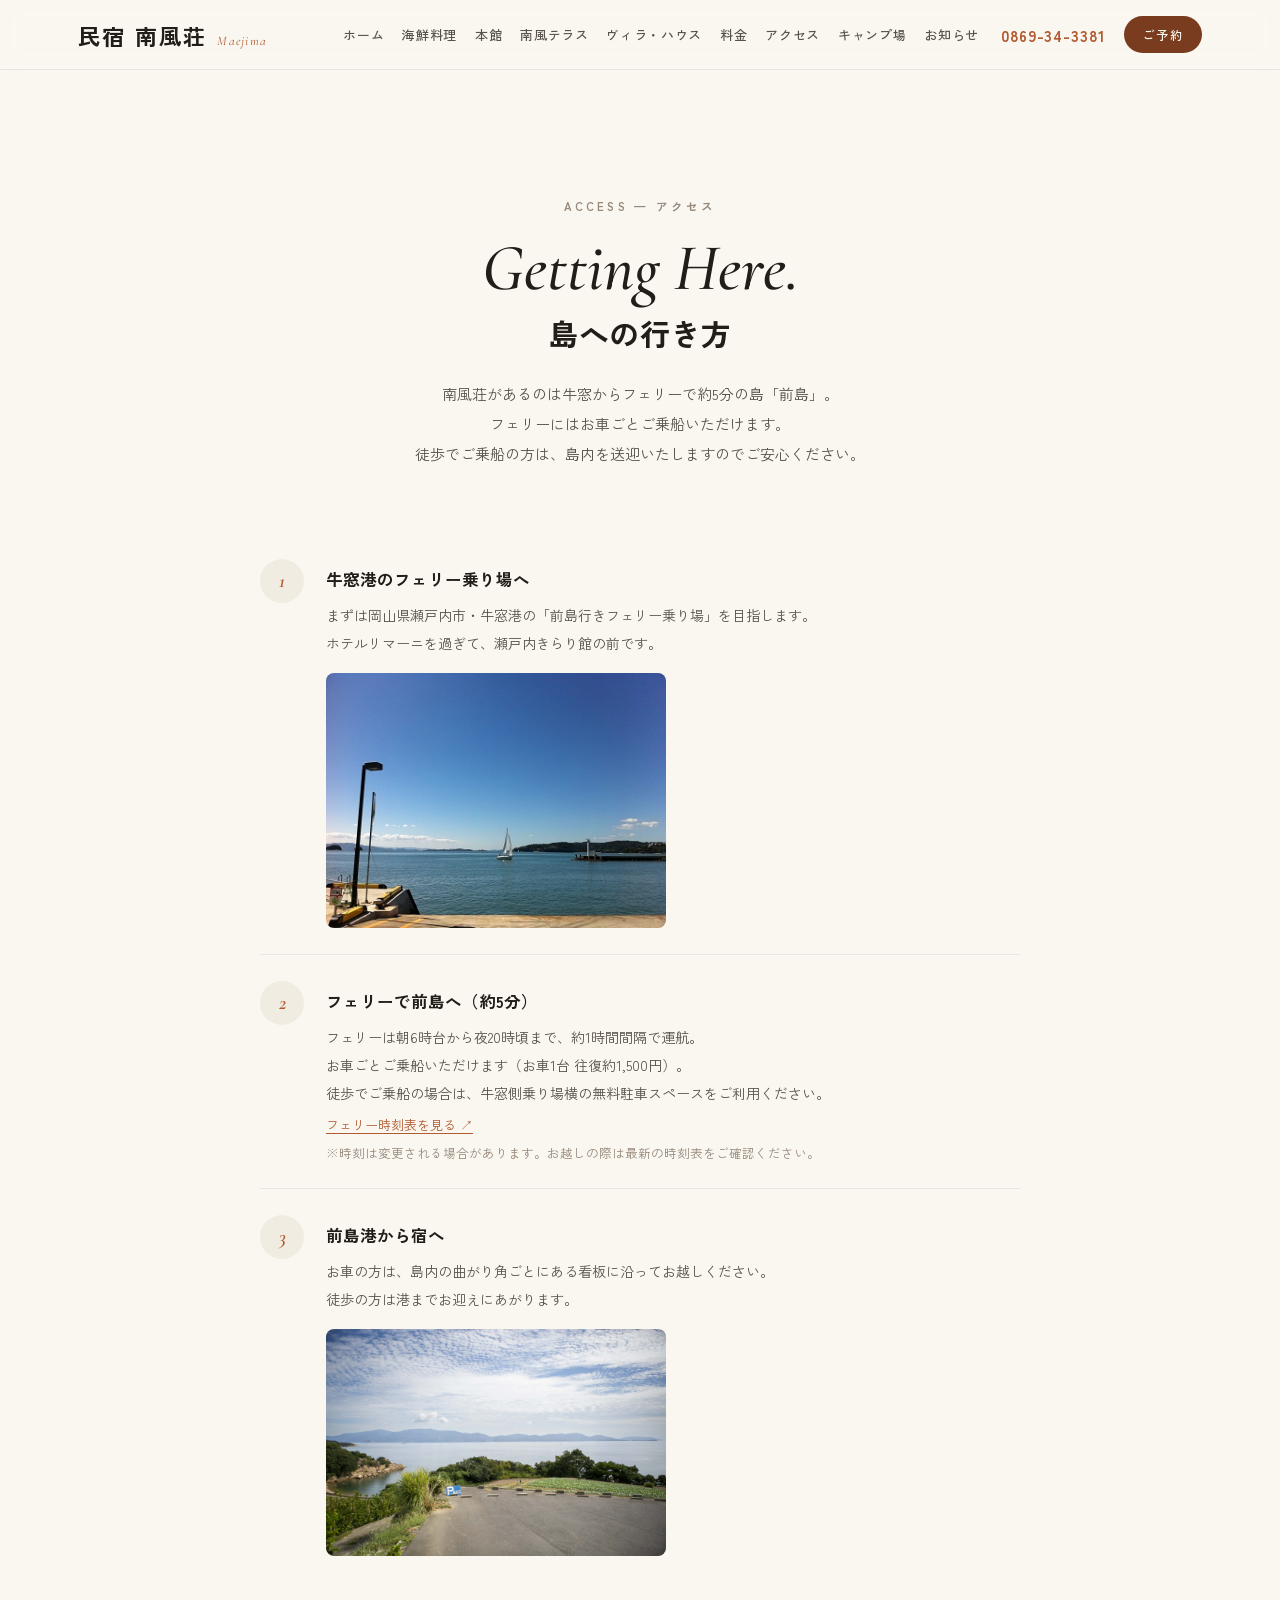
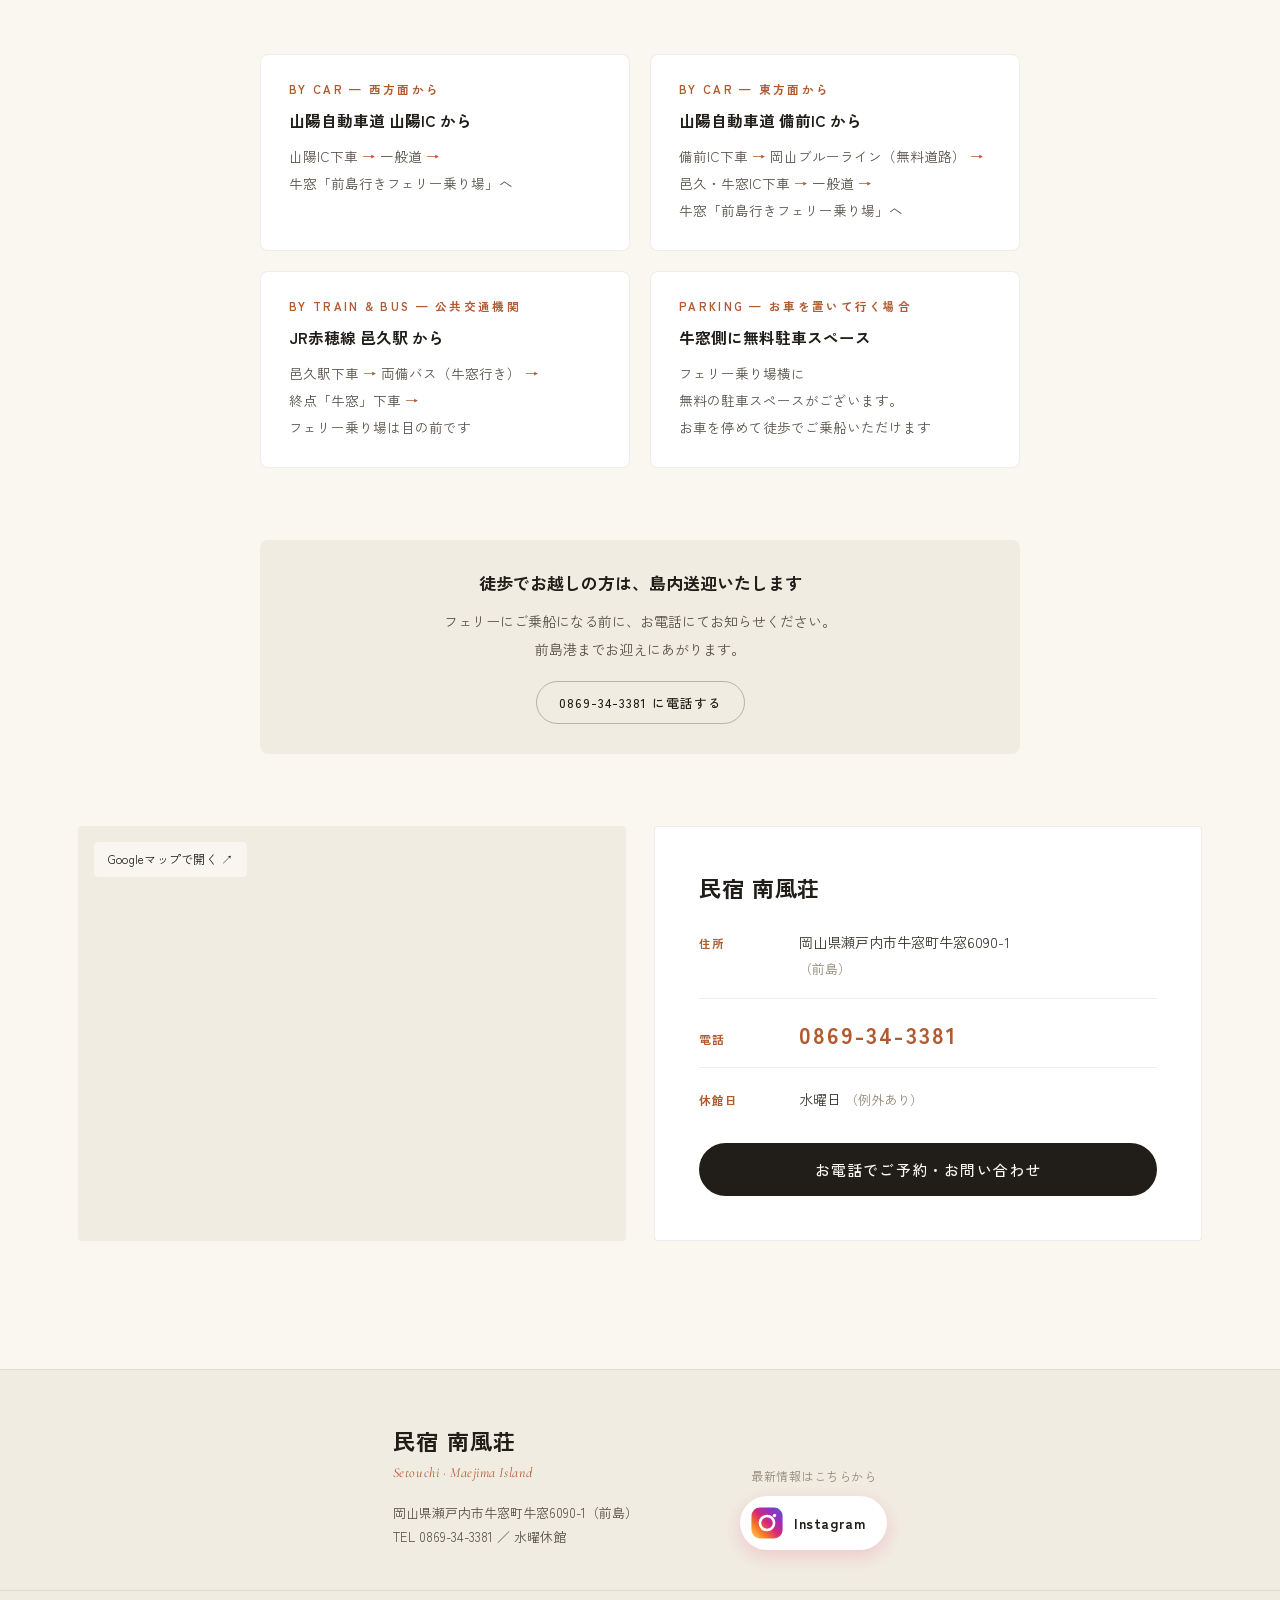
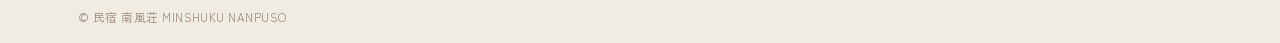
<file: access.html>
<!DOCTYPE html>
<html lang="ja">
<head>
<meta charset="utf-8">
<meta name="viewport" content="width=device-width, initial-scale=1">
<title>アクセス｜民宿 南風荘【公式HP】</title>
<link rel="canonical" href="https://nanpuusou.com/access.html">
<meta name="description" content="民宿「南風荘」へのアクセス。牛窓港からフェリーで約5分、前島へ。お車ごと乗船可能、徒歩乗船の方は島内送迎いたします。">
<meta property="og:type" content="website">
<meta property="og:title" content="アクセス｜民宿 南風荘【公式HP】">
<meta property="og:description" content="牛窓港からフェリーで約5分、前島へ。お車ごと乗船可能、徒歩乗船の方は島内送迎いたします。">
<meta property="og:url" content="https://nanpuusou.com/access.html">
<meta property="og:image" content="https://nanpuusou.com/images/hero.jpg">
<meta property="og:site_name" content="民宿 南風荘">
<meta property="og:locale" content="ja_JP">
<meta name="twitter:card" content="summary_large_image">
<link rel="icon" type="image/svg+xml" href="images/favicon-v2.svg">
<link rel="icon" type="image/png" sizes="96x96" href="images/favicon-v2.png">
<link rel="apple-touch-icon" href="apple-touch-icon.png">
<link rel="preconnect" href="https://fonts.googleapis.com">
<link rel="preconnect" href="https://fonts.gstatic.com" crossorigin>
<link href="https://fonts.googleapis.com/css2?family=Cormorant+Garamond:ital,wght@0,500;0,600;1,500;1,600&family=Zen+Kaku+Gothic+New:wght@300;400;500;700;900&display=swap" rel="stylesheet">
<link rel="stylesheet" href="style.css">
</head>
<body>

<header class="site-header">
  <div class="site-header__inner">
    <a href="index.html" class="logo">
      <span class="logo__ja">民宿 南風荘</span>
      <span class="logo__en">Maejima</span>
    </a>
    <nav class="nav-desktop">
      <a href="index.html">ホーム</a>
      <a href="cuisine.html">海鮮料理</a>
      <a href="about.html">本館</a>
      <a href="terasu.html">南風テラス</a>
      <a href="facility.html">ヴィラ・ハウス</a>
      <a href="price.html">料金</a>
      <a href="access.html">アクセス</a>
      <a href="camp.html">キャンプ場</a>
      <a href="news.html">お知らせ</a>
      <a href="tel:0869-34-3381" class="nav-tel">0869-34-3381</a>
      <a href="reservation.html" class="btn btn--pill-sm">ご予約</a>
    </nav>
    <a href="tel:0869-34-3381" class="header-tel" aria-label="お電話でのご予約・お問い合わせ"><svg viewBox="0 0 24 24"><path d="M22 16.92v3a2 2 0 0 1-2.18 2 19.79 19.79 0 0 1-8.63-3.07 19.5 19.5 0 0 1-6-6 19.79 19.79 0 0 1-3.07-8.67A2 2 0 0 1 4.11 2h3a2 2 0 0 1 2 1.72 12.84 12.84 0 0 0 .7 2.81 2 2 0 0 1-.45 2.11L8.09 9.91a16 16 0 0 0 6 6l1.27-1.27a2 2 0 0 1 2.11-.45 12.84 12.84 0 0 0 2.81.7A2 2 0 0 1 22 16.92z"/></svg></a>
    <button type="button" class="burger" aria-label="メニュー" aria-expanded="false" aria-controls="mobile-menu" id="burger-btn">
      <span></span>
      <span></span>
      <span></span>
    </button>
  </div>
  <nav class="nav-mobile" id="mobile-menu">
    <a href="index.html">ホーム</a>
    <a href="cuisine.html">海鮮料理</a>
    <a href="about.html">本館</a>
    <a href="terasu.html">南風テラス</a>
    <a href="facility.html">ヴィラ・ハウス</a>
    <a href="price.html">料金</a>
    <a href="access.html">アクセス</a>
    <a href="camp.html">キャンプ場</a>
    <a href="news.html">お知らせ</a>
    <a href="reservation.html" class="btn btn--pill-lg">ご予約・お問い合わせ</a>
  </nav>
</header>

<!-- ===== ACCESS — detail page ===== -->
<section class="section">
  <div class="section__inner">
    <div class="section-head">
      <div class="eyebrow-num">
        <span class="eyebrow-num__label">Access — アクセス</span>
      </div>
      <h1 class="display-heading">
        <span class="display-heading__en">Getting Here.</span>
        <span class="display-heading__ja">島への行き方</span>
      </h1>
      <p class="body-text body-text--center-wide">南風荘があるのは<br class="mobile-break">牛窓からフェリーで約5分の島「前島」。<br>フェリーにはお車ごとご乗船いただけます。<br>徒歩でご乗船の方は、<br class="mobile-break">島内を送迎いたしますのでご安心ください。</p>
    </div>

    <div class="access-steps">
      <div class="access-step">
        <div class="access-step__no">1</div>
        <div>
          <h3 class="access-step__title">牛窓港のフェリー乗り場へ</h3>
          <p class="access-step__desc">まずは岡山県瀬戸内市・牛窓港の<br class="mobile-break">「前島行きフェリー乗り場」を<br class="mobile-break">目指します。<br>ホテルリマーニを過ぎて、<br class="mobile-break">瀬戸内きらり館の前です。</p>
          <img src="images/access.jpg" alt="フェリー乗り場からの瀬戸内海の眺め" class="access-step__photo" loading="lazy" decoding="async">
        </div>
      </div>
      <div class="access-step">
        <div class="access-step__no">2</div>
        <div>
          <h3 class="access-step__title">フェリーで前島へ（約5分）</h3>
          <p class="access-step__desc">フェリーは朝6時台から夜20時頃まで、<br class="mobile-break">約1時間間隔で運航。<br>お車ごとご乗船いただけます<br class="mobile-break">（お車1台 往復約1,500円）。<br>徒歩でご乗船の場合は、牛窓側乗り場横の<br class="mobile-break">無料駐車スペースをご利用ください。</p>
          <a href="https://www.maejima-island.info/schedules.html" target="_blank" rel="noopener" class="access-step__link">フェリー時刻表を見る ↗</a>
          <span class="access-step__note">※時刻は変更される場合があります。<br class="mobile-break">お越しの際は最新の時刻表をご確認ください。</span>
        </div>
      </div>
      <div class="access-step">
        <div class="access-step__no">3</div>
        <div>
          <h3 class="access-step__title">前島港から宿へ</h3>
          <p class="access-step__desc">お車の方は、島内の曲がり角ごとにある<br class="mobile-break">看板に沿ってお越しください。<br>徒歩の方は港までお迎えにあがります。</p>
          <img src="images/access_parking.jpg" alt="南風荘の駐車場" class="access-step__photo" loading="lazy" decoding="async">
        </div>
      </div>
    </div>

    <div class="access-routes">
      <div class="access-route">
        <div class="access-route__label">By Car — 西方面から</div>
        <h3 class="access-route__title">山陽自動車道 山陽IC から</h3>
        <p class="access-route__desc"><span class="seg">山陽IC下車</span><span class="arw">→</span><span class="seg">一般道</span><span class="arw">→</span><span class="seg">牛窓「前島行きフェリー乗り場」へ</span></p>
      </div>
      <div class="access-route">
        <div class="access-route__label">By Car — 東方面から</div>
        <h3 class="access-route__title">山陽自動車道 備前IC から</h3>
        <p class="access-route__desc"><span class="seg">備前IC下車</span><span class="arw">→</span><span class="seg">岡山ブルーライン（無料道路）</span><span class="arw">→</span><span class="seg">邑久・牛窓IC下車</span><span class="arw">→</span><span class="seg">一般道</span><span class="arw">→</span><span class="seg">牛窓「前島行きフェリー乗り場」へ</span></p>
      </div>
      <div class="access-route">
        <div class="access-route__label">By Train &amp; Bus — 公共交通機関</div>
        <h3 class="access-route__title">JR赤穂線 邑久駅 から</h3>
        <p class="access-route__desc"><span class="seg">邑久駅下車</span><span class="arw">→</span><span class="seg">両備バス（牛窓行き）</span><span class="arw">→</span><span class="seg">終点「牛窓」下車</span><span class="arw">→</span><span class="seg">フェリー乗り場は目の前です</span></p>
      </div>
      <div class="access-route">
        <div class="access-route__label">Parking — お車を置いて行く場合</div>
        <h3 class="access-route__title">牛窓側に無料駐車スペース</h3>
        <p class="access-route__desc">フェリー乗り場横に<br>無料の駐車スペースがございます。<br>お車を停めて徒歩でご乗船いただけます</p>
      </div>
    </div>

    <div class="access-pickup">
      <h3 class="access-pickup__title">徒歩でお越しの方は、<br class="mobile-break">島内送迎いたします</h3>
      <p class="access-pickup__desc">フェリーにご乗船になる前に、<br class="mobile-break">お電話にてお知らせください。<br>前島港までお迎えにあがります。</p>
      <a href="tel:0869-34-3381" class="btn btn--outline">0869-34-3381 に電話する</a>
    </div>

    <div class="access-grid">
      <div class="map-embed">
        <iframe src="https://www.google.com/maps/embed?pb=!1m18!1m12!1m3!1d37153.95553421249!2d134.15156878381583!3d34.60474972088476!2m3!1f0!2f0!3f0!3m2!1i1024!2i768!4f13.1!3m3!1m2!1s0x35547163d378a329%3A0xf6d7f1d7a9e470!2z5rCR5a6_5Y2X6aKo6I2Y!5e0!3m2!1sja!2sjp!4v1782934646902!5m2!1sja!2sjp" loading="lazy" allowfullscreen referrerpolicy="no-referrer-when-downgrade" title="民宿 南風荘 地図"></iframe>
        <a class="map-embed__link" href="https://www.google.com/maps/search/?api=1&query=岡山県瀬戸内市牛窓町牛窓6090-1" target="_blank" rel="noopener">Googleマップで開く ↗</a>
      </div>

      <div class="info-card">
        <div class="info-card__title">民宿 南風荘</div>

        <div class="info-list">
          <div class="info-row">
            <div class="info-row__label">住所</div>
            <div class="info-row__value">岡山県瀬戸内市牛窓町牛窓6090-1<br><span class="muted">（前島）</span></div>
          </div>
          <div class="info-row">
            <div class="info-row__label">電話</div>
            <a href="tel:0869-34-3381" class="info-row__tel">0869-34-3381</a>
          </div>
          <div class="info-row info-row--last">
            <div class="info-row__label">休館日</div>
            <div class="info-row__value">水曜日 <span class="muted">（例外あり）</span></div>
          </div>
        </div>

        <a href="tel:0869-34-3381" class="btn btn--block">お電話でご予約・お問い合わせ</a>
      </div>
    </div>
  </div>
</section>

<!-- ===== FOOTER ===== -->
<footer class="site-footer">
  <div class="site-footer__inner">
    <div>
      <div class="site-footer__logo">民宿 南風荘</div>
      <div class="site-footer__en">Setouchi · Maejima Island</div>
      <p class="site-footer__addr">岡山県瀬戸内市牛窓町牛窓6090-1（前島）<br>TEL 0869-34-3381 ／ 水曜休館</p>
    </div>
    <div class="site-footer__social-block">
      <div class="site-footer__social-label">最新情報はこちらから</div>
      <a href="https://www.instagram.com/nanpuso/" target="_blank" rel="noopener" class="site-footer__social">
        <svg viewBox="0 0 24 24"><defs><linearGradient id="ig-grad" x1="0%" y1="100%" x2="100%" y2="0%"><stop offset="0%" stop-color="#feda75"/><stop offset="25%" stop-color="#fa7e1e"/><stop offset="50%" stop-color="#d62976"/><stop offset="75%" stop-color="#962fbf"/><stop offset="100%" stop-color="#4f5bd5"/></linearGradient></defs><rect x="1" y="1" width="22" height="22" rx="6" fill="url(#ig-grad)"></rect><circle cx="12" cy="12" r="5" fill="none" stroke="#fff" stroke-width="1.8"></circle><circle cx="17.3" cy="6.7" r="1.2" fill="#fff"></circle></svg>
        Instagram
      </a>
    </div>
  </div>
  <div class="site-footer__bottom">
    <div class="site-footer__bottom-inner">© 民宿 南風荘 MINSHUKU NANPUSO</div>
  </div>
</footer>

<script src="main.js"></script>
</body>
</html>
</file>
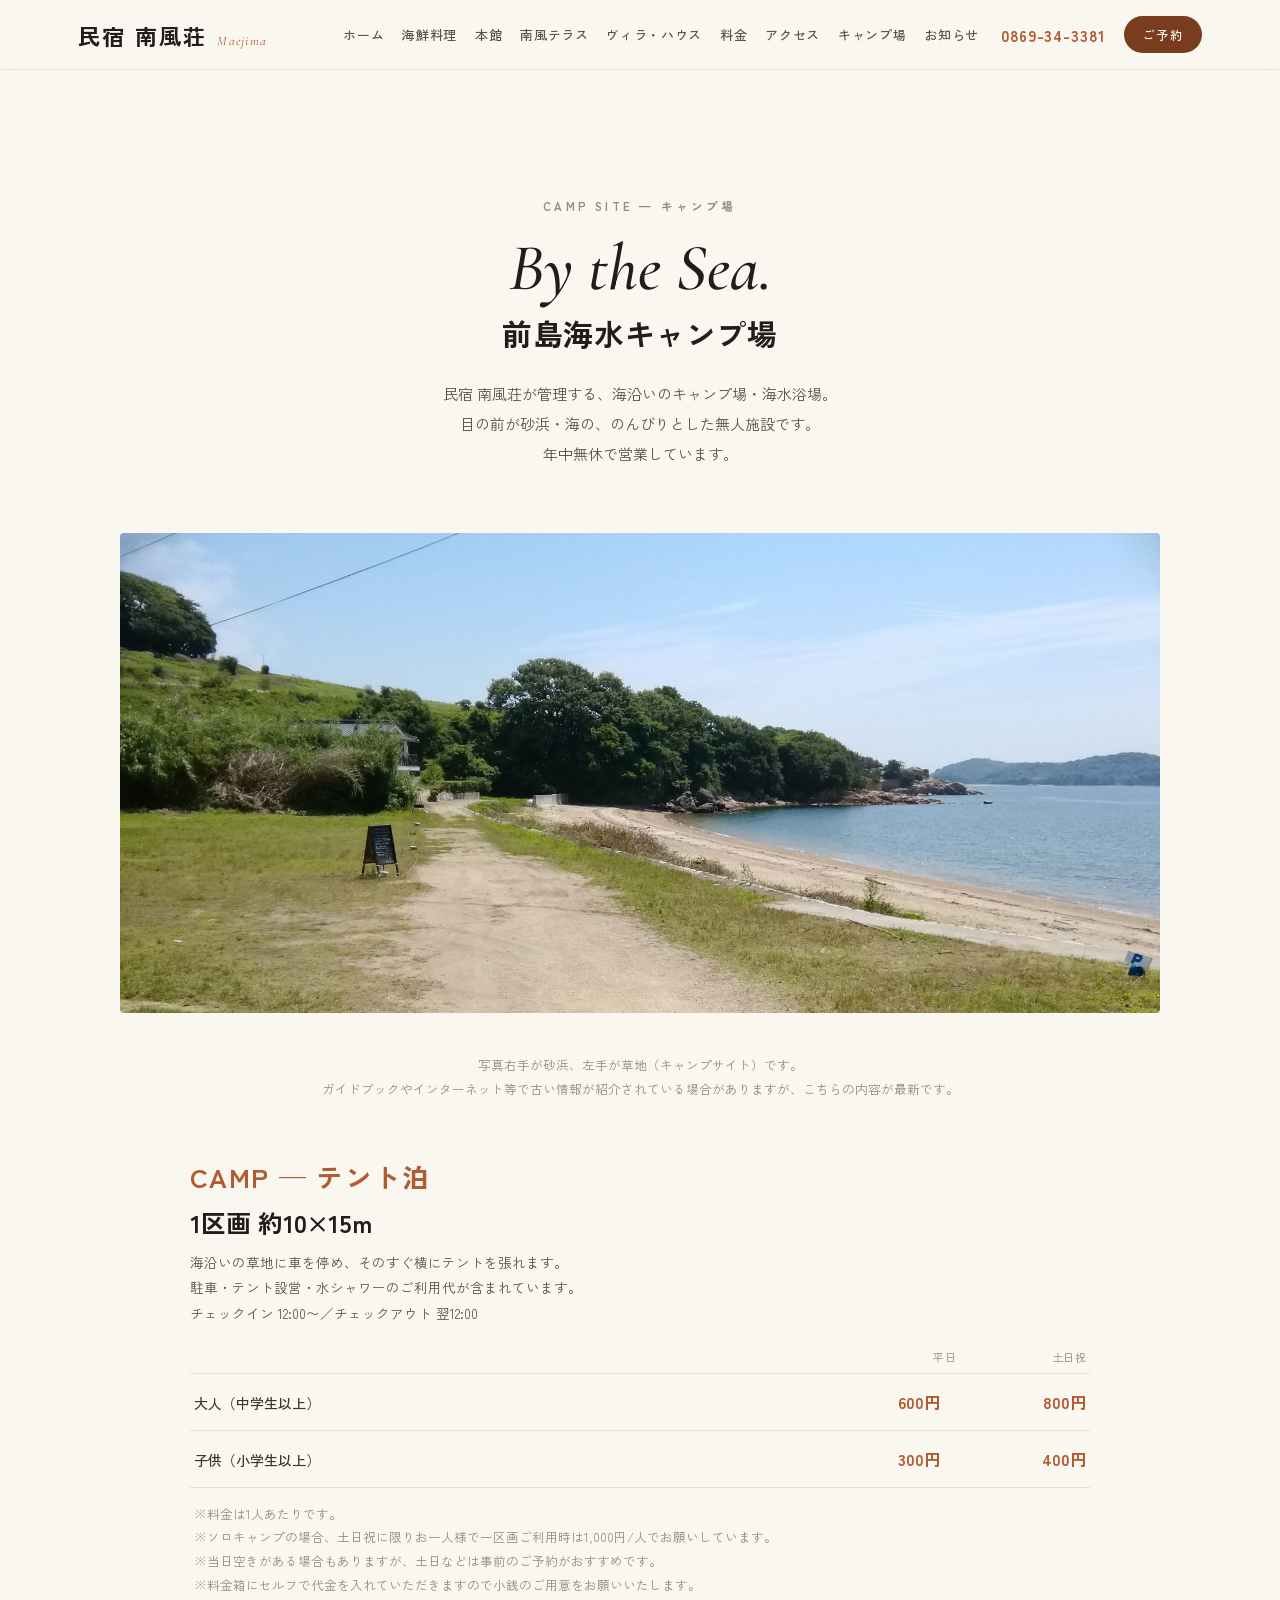
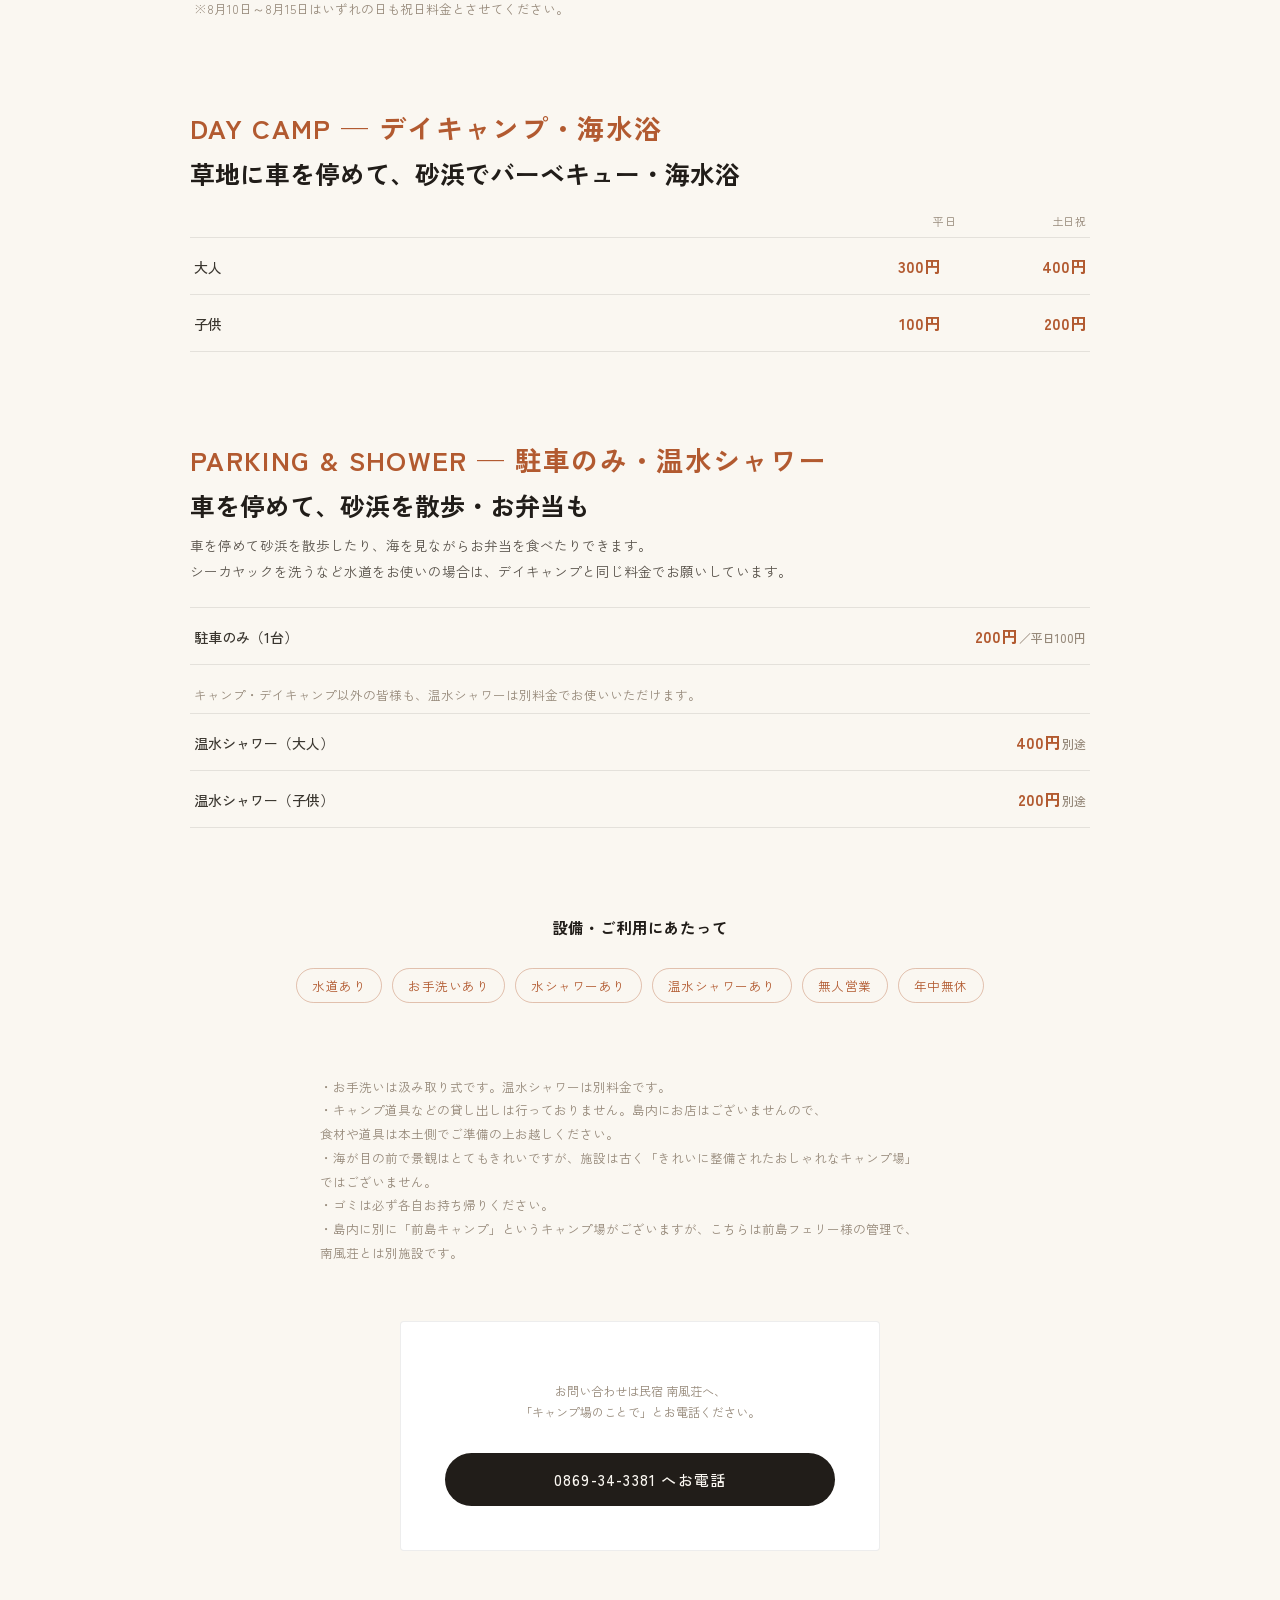
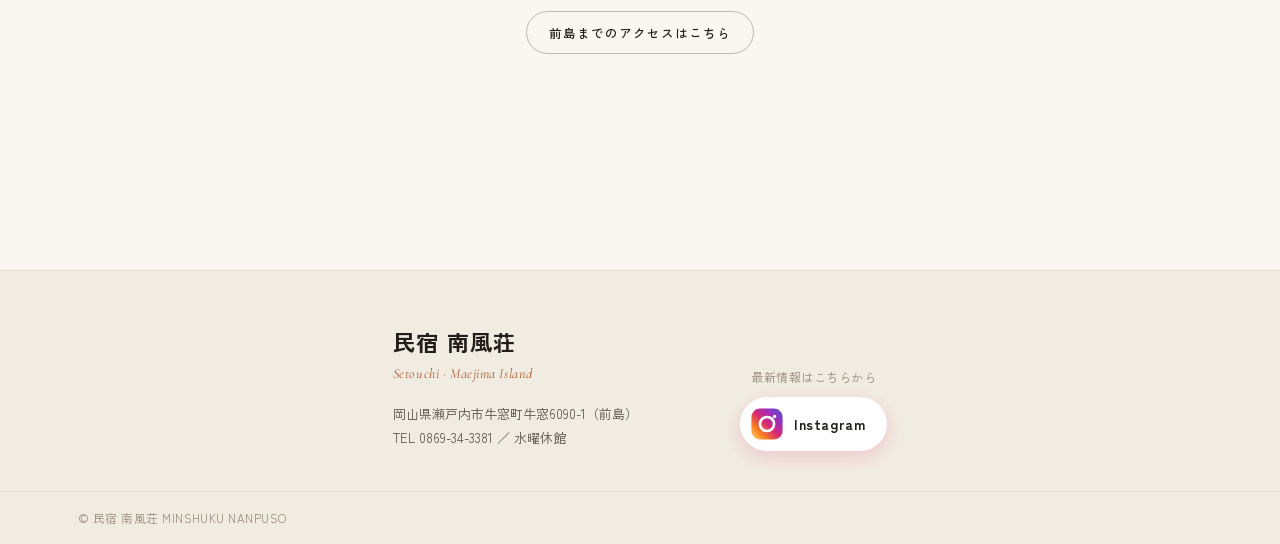
<file: camp.html>
<!DOCTYPE html>
<html lang="ja">
<head>
<meta charset="utf-8">
<meta name="viewport" content="width=device-width, initial-scale=1">
<title>前島海水キャンプ場｜民宿 南風荘【公式HP】</title>
<link rel="canonical" href="https://nanpuusou.com/camp.html">
<meta name="description" content="民宿「南風荘」が管理する前島海水キャンプ場のご案内。テント泊・デイキャンプ・海水浴・駐車のみのご利用まで、料金と設備のご案内。">
<meta property="og:type" content="website">
<meta property="og:title" content="前島海水キャンプ場｜民宿 南風荘【公式HP】">
<meta property="og:description" content="民宿「南風荘」が管理する前島海水キャンプ場のご案内。テント泊・デイキャンプ・海水浴・駐車のみのご利用まで。">
<meta property="og:url" content="https://nanpuusou.com/camp.html">
<meta property="og:image" content="https://nanpuusou.com/images/camp_hero.jpg">
<meta property="og:site_name" content="民宿 南風荘">
<meta property="og:locale" content="ja_JP">
<meta name="twitter:card" content="summary_large_image">
<link rel="icon" type="image/svg+xml" href="images/favicon-v2.svg">
<link rel="icon" type="image/png" sizes="96x96" href="images/favicon-v2.png">
<link rel="apple-touch-icon" href="apple-touch-icon.png">
<link rel="preconnect" href="https://fonts.googleapis.com">
<link rel="preconnect" href="https://fonts.gstatic.com" crossorigin>
<link href="https://fonts.googleapis.com/css2?family=Cormorant+Garamond:ital,wght@0,500;0,600;1,500;1,600&family=Zen+Kaku+Gothic+New:wght@300;400;500;700;900&display=swap" rel="stylesheet">
<link rel="stylesheet" href="style.css">
</head>
<body>

<header class="site-header">
  <div class="site-header__inner">
    <a href="index.html" class="logo">
      <span class="logo__ja">民宿 南風荘</span>
      <span class="logo__en">Maejima</span>
    </a>
    <nav class="nav-desktop">
      <a href="index.html">ホーム</a>
      <a href="cuisine.html">海鮮料理</a>
      <a href="about.html">本館</a>
      <a href="terasu.html">南風テラス</a>
      <a href="facility.html">ヴィラ・ハウス</a>
      <a href="price.html">料金</a>
      <a href="access.html">アクセス</a>
      <a href="camp.html">キャンプ場</a>
      <a href="news.html">お知らせ</a>
      <a href="tel:0869-34-3381" class="nav-tel">0869-34-3381</a>
      <a href="reservation.html" class="btn btn--pill-sm">ご予約</a>
    </nav>
    <a href="tel:0869-34-3381" class="header-tel" aria-label="お電話でのご予約・お問い合わせ"><svg viewBox="0 0 24 24"><path d="M22 16.92v3a2 2 0 0 1-2.18 2 19.79 19.79 0 0 1-8.63-3.07 19.5 19.5 0 0 1-6-6 19.79 19.79 0 0 1-3.07-8.67A2 2 0 0 1 4.11 2h3a2 2 0 0 1 2 1.72 12.84 12.84 0 0 0 .7 2.81 2 2 0 0 1-.45 2.11L8.09 9.91a16 16 0 0 0 6 6l1.27-1.27a2 2 0 0 1 2.11-.45 12.84 12.84 0 0 0 2.81.7A2 2 0 0 1 22 16.92z"/></svg></a>
    <button type="button" class="burger" aria-label="メニュー" aria-expanded="false" aria-controls="mobile-menu" id="burger-btn">
      <span></span>
      <span></span>
      <span></span>
    </button>
  </div>
  <nav class="nav-mobile" id="mobile-menu">
    <a href="index.html">ホーム</a>
    <a href="cuisine.html">海鮮料理</a>
    <a href="about.html">本館</a>
    <a href="terasu.html">南風テラス</a>
    <a href="facility.html">ヴィラ・ハウス</a>
    <a href="price.html">料金</a>
    <a href="access.html">アクセス</a>
    <a href="camp.html">キャンプ場</a>
    <a href="news.html">お知らせ</a>
    <a href="reservation.html" class="btn btn--pill-lg">ご予約・お問い合わせ</a>
  </nav>
</header>

<!-- ===== CAMP — detail page ===== -->
<section class="section">
  <div class="section__inner">
    <div class="section-head">
      <div class="eyebrow-num">
        <span class="eyebrow-num__label">Camp Site — キャンプ場</span>
      </div>
      <h1 class="display-heading">
        <span class="display-heading__en">By the Sea.</span>
        <span class="display-heading__ja">前島海水キャンプ場</span>
      </h1>
      <p class="body-text body-text--center-wide">民宿 南風荘が管理する、<br class="sp">海沿いのキャンプ場・海水浴場。<br>目の前が砂浜・海の、<br class="sp">のんびりとした無人施設です。<br>年中無休で営業しています。</p>
    </div>

    <div class="about-hero-media" style="height: clamp(280px, 42vw, 480px);">
      <img src="images/camp_hero.jpg" alt="前島海水キャンプ場。右手が砂浜、左手が草地のキャンプサイト" loading="lazy" decoding="async" style="opacity: 1; animation: none;">
    </div>

    <p class="about-note" style="margin-top: -32px;">写真右手が砂浜、左手が草地（キャンプサイト）です。<br>ガイドブックやインターネット等で古い情報が紹介されている場合がありますが、こちらの内容が最新です。</p>

    <!-- キャンプ（テント泊） -->
    <div class="price-section">
      <div class="price-section__head">
        <div class="price-section__eyebrow">Camp — テント泊</div>
        <h3 class="price-section__title">1区画 約10×15m</h3>
        <p class="price-section__lead">海沿いの草地に車を停め、<br class="sp">そのすぐ横にテントを張れます。<br>駐車・テント設営・水シャワーの<br class="sp">ご利用代が含まれています。<br>チェックイン 12:00〜／チェックアウト 翌12:00</p>
      </div>
      <div class="price-split-head"><span>平日</span><span>土日祝</span></div>
      <div class="price-table price-table--split">
        <div class="price-row">
          <span class="price-row__label">大人（中学生以上）</span>
          <span class="price-row__weekday">600円</span>
          <span class="price-row__weekend">800円</span>
        </div>
        <div class="price-row">
          <span class="price-row__label">子供（小学生以上）</span>
          <span class="price-row__weekday">300円</span>
          <span class="price-row__weekend">400円</span>
        </div>
      </div>
      <p class="price-note">※料金は1人あたりです。<br>※ソロキャンプの場合、土日祝に限り<br class="sp">お一人様で一区画ご利用時は1,000円/人で<br class="sp">お願いしています。<br>※当日空きがある場合もありますが、<br class="sp">土日などは事前のご予約がおすすめです。<br>※料金箱にセルフで代金を入れていただきますので<br class="sp">小銭のご用意をお願いいたします。<br>※8月10日～8月15日はいずれの日も<br class="sp">祝日料金とさせてください。</p>
    </div>

    <!-- デイキャンプ・海水浴 -->
    <div class="price-section">
      <div class="price-section__head">
        <div class="price-section__eyebrow">Day Camp —<br class="sp"> デイキャンプ・海水浴</div>
        <h3 class="price-section__title">草地に車を停めて、<br class="sp">砂浜でバーベキュー・海水浴</h3>
      </div>
      <div class="price-split-head"><span>平日</span><span>土日祝</span></div>
      <div class="price-table price-table--split">
        <div class="price-row">
          <span class="price-row__label">大人</span>
          <span class="price-row__weekday">300円</span>
          <span class="price-row__weekend">400円</span>
        </div>
        <div class="price-row">
          <span class="price-row__label">子供</span>
          <span class="price-row__weekday">100円</span>
          <span class="price-row__weekend">200円</span>
        </div>
      </div>
    </div>

    <!-- 駐車のみ・温水シャワー -->
    <div class="price-section">
      <div class="price-section__head">
        <div class="price-section__eyebrow">Parking &amp; Shower —<br class="sp"> 駐車のみ・温水シャワー</div>
        <h3 class="price-section__title">車を停めて、<br class="sp">砂浜を散歩・お弁当も</h3>
        <p class="price-section__lead">車を停めて砂浜を散歩したり、<br class="sp">海を見ながらお弁当を食べたりできます。<br>シーカヤックを洗うなど水道をお使いの場合は、<br class="sp">デイキャンプと同じ料金でお願いしています。</p>
      </div>
      <div class="price-table">
        <div class="price-row">
          <span class="price-row__label">駐車のみ（1台）</span>
          <span class="price-row__price">200円<small>／平日100円</small></span>
        </div>
      </div>
      <p class="price-note" style="margin: 18px 4px 6px;">キャンプ・デイキャンプ以外の皆様も、<br class="sp">温水シャワーは別料金でお使いいただけます。</p>
      <div class="price-table">
        <div class="price-row">
          <span class="price-row__label">温水シャワー（大人）</span>
          <span class="price-row__price">400円<small>別途</small></span>
        </div>
        <div class="price-row">
          <span class="price-row__label">温水シャワー（子供）</span>
          <span class="price-row__price">200円<small>別途</small></span>
        </div>
      </div>
    </div>

    <!-- 設備・ご注意 -->
    <div class="about-amenities">
      <h3 class="about-amenities__title">設備・ご利用にあたって</h3>
      <div class="tag-row">
        <span class="tag tag--outline">水道あり</span>
        <span class="tag tag--outline">お手洗いあり</span>
        <span class="tag tag--outline">水シャワーあり</span>
        <span class="tag tag--outline">温水シャワーあり</span>
        <span class="tag tag--outline">無人営業</span>
        <span class="tag tag--outline">年中無休</span>
      </div>
    </div>

    <p class="about-note" style="text-align: left; max-width: 640px;">
      ・お手洗いは汲み取り式です。<br class="sp">温水シャワーは別料金です。<br>
      ・キャンプ道具などの貸し出しは行っておりません。<br class="sp">島内にお店はございませんので、<br>食材や道具は本土側でご準備の上お越しください。<br>
      ・海が目の前で景観はとてもきれいですが、施設は古く「きれいに整備されたおしゃれなキャンプ場」<br>ではございません。<br>
      ・ゴミは必ず各自お持ち帰りください。<br>
      ・島内に別に「前島キャンプ」というキャンプ場が<br class="sp">ございますが、こちらは前島フェリー様の管理で、<br>南風荘とは別施設です。
    </p>

    <div class="info-card" style="max-width: 480px; margin: 0 auto clamp(40px, 6vw, 56px);">
      <p class="info-card__note">お問い合わせは民宿 南風荘へ、<br>「キャンプ場のことで」とお電話ください。</p>
      <a href="tel:0869-34-3381" class="btn btn--block">0869-34-3381 へお電話</a>
    </div>

    <div class="section-cta">
      <a href="access.html" class="btn btn--outline">前島までのアクセスはこちら</a>
    </div>
  </div>
</section>

<!-- ===== FOOTER ===== -->
<footer class="site-footer">
  <div class="site-footer__inner">
    <div>
      <div class="site-footer__logo">民宿 南風荘</div>
      <div class="site-footer__en">Setouchi · Maejima Island</div>
      <p class="site-footer__addr">岡山県瀬戸内市牛窓町牛窓6090-1（前島）<br>TEL 0869-34-3381 ／ 水曜休館</p>
    </div>
    <div class="site-footer__social-block">
      <div class="site-footer__social-label">最新情報はこちらから</div>
      <a href="https://www.instagram.com/nanpuso/" target="_blank" rel="noopener" class="site-footer__social">
        <svg viewBox="0 0 24 24"><defs><linearGradient id="ig-grad" x1="0%" y1="100%" x2="100%" y2="0%"><stop offset="0%" stop-color="#feda75"/><stop offset="25%" stop-color="#fa7e1e"/><stop offset="50%" stop-color="#d62976"/><stop offset="75%" stop-color="#962fbf"/><stop offset="100%" stop-color="#4f5bd5"/></linearGradient></defs><rect x="1" y="1" width="22" height="22" rx="6" fill="url(#ig-grad)"></rect><circle cx="12" cy="12" r="5" fill="none" stroke="#fff" stroke-width="1.8"></circle><circle cx="17.3" cy="6.7" r="1.2" fill="#fff"></circle></svg>
        Instagram
      </a>
    </div>
  </div>
  <div class="site-footer__bottom">
    <div class="site-footer__bottom-inner">© 民宿 南風荘 MINSHUKU NANPUSO</div>
  </div>
</footer>

<script src="main.js"></script>
</body>
</html>
</file>
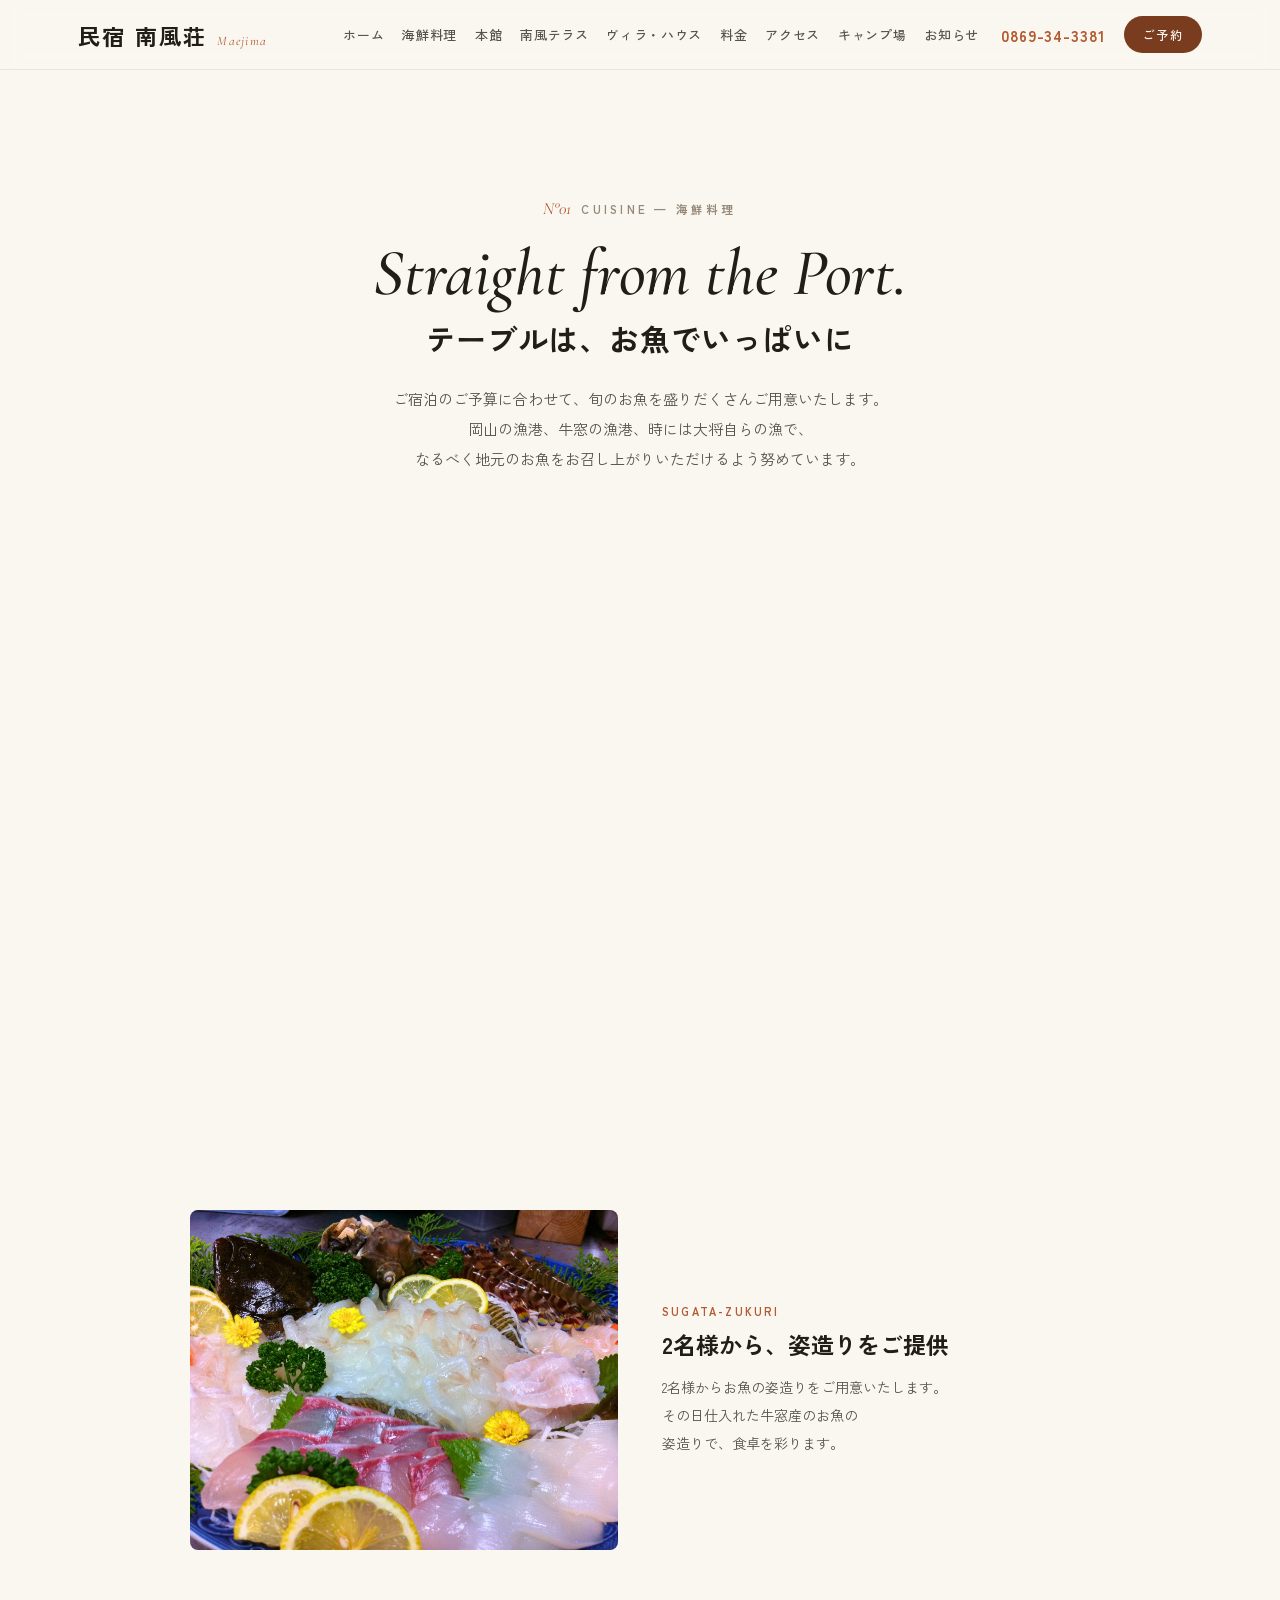
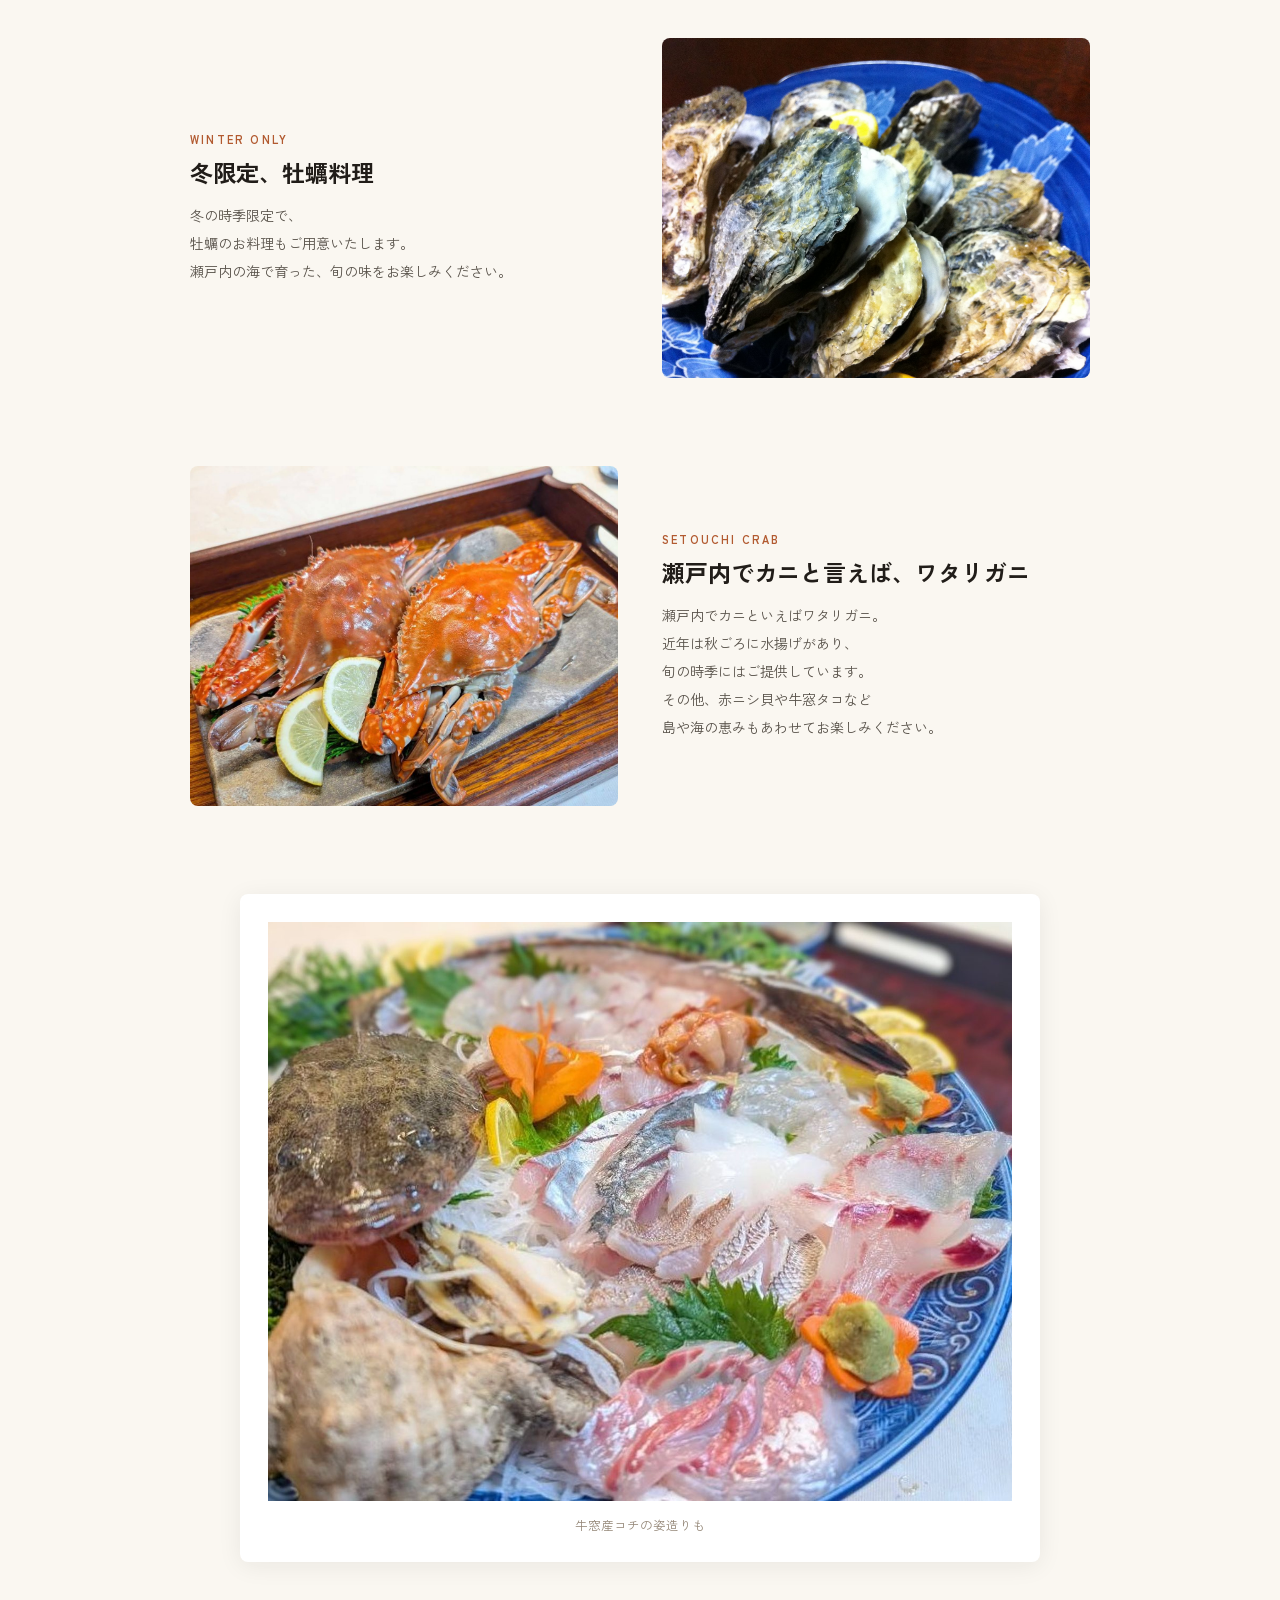
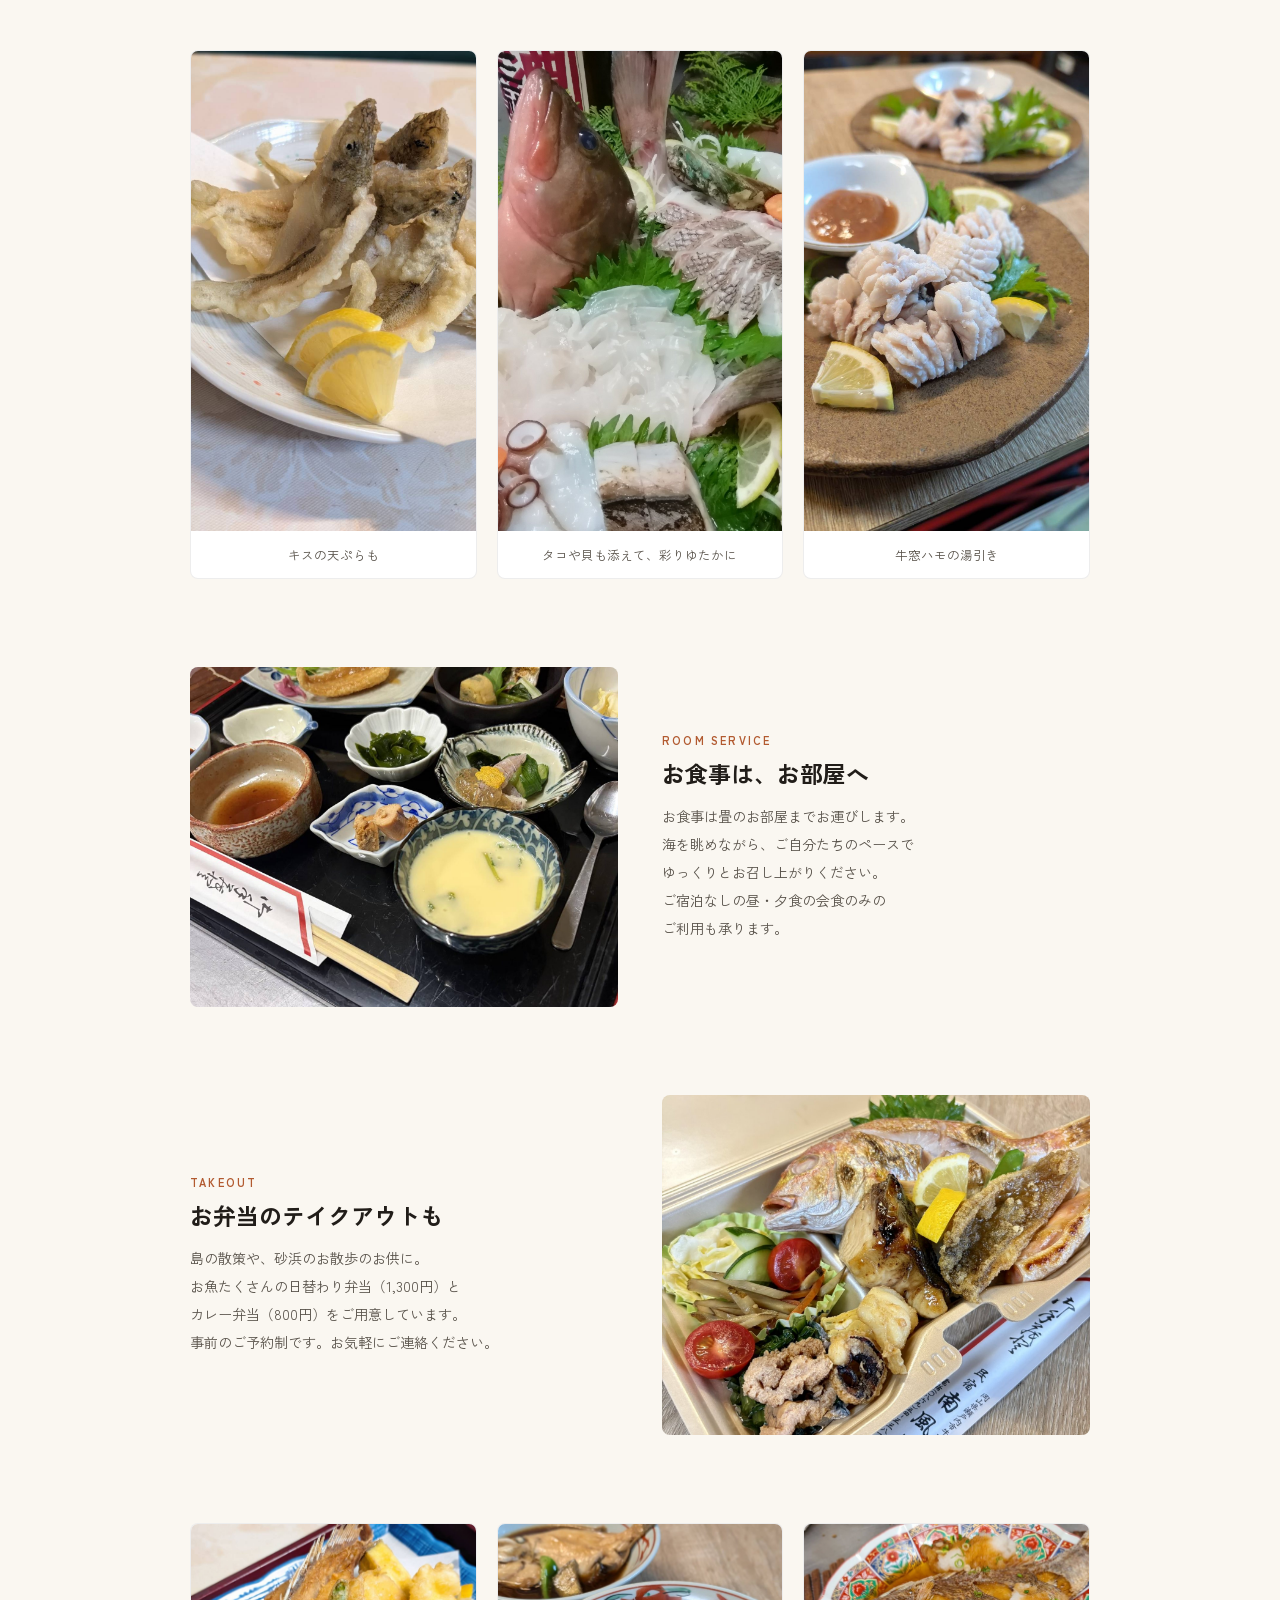
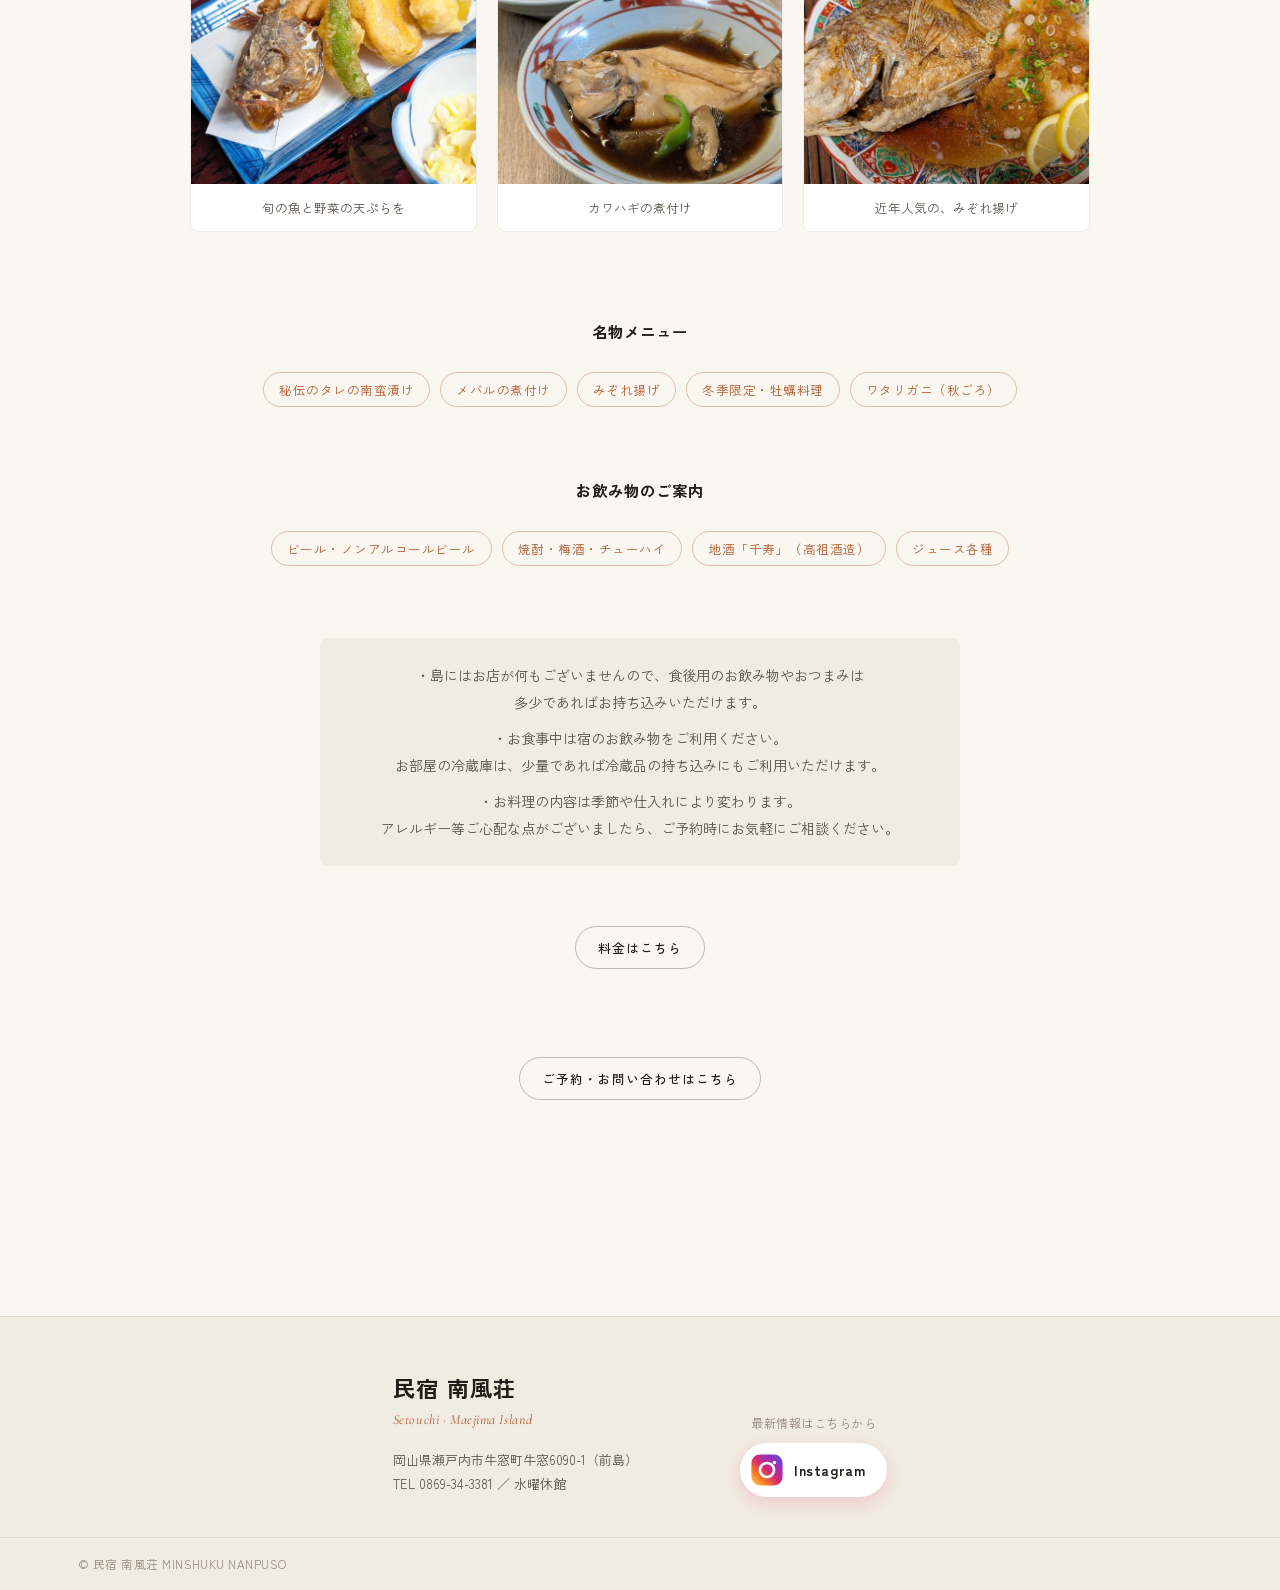
<file: cuisine.html>
<!DOCTYPE html>
<html lang="ja">
<head>
<meta charset="utf-8">
<meta name="viewport" content="width=device-width, initial-scale=1">
<title>海鮮料理｜民宿 南風荘【公式HP】</title>
<link rel="canonical" href="https://nanpuusou.com/cuisine.html">
<meta name="description" content="岡山・牛窓の漁港から、旬のお魚を盛りだくさんに。民宿「南風荘」の海鮮料理のご紹介。2名様から姿造りご提供、瀬戸内名産メバルの煮付けや冬季限定の牡蠣料理も。お弁当のテイクアウト・昼夕の会食のみのご利用も承ります。">
<meta property="og:type" content="website">
<meta property="og:title" content="海鮮料理｜民宿 南風荘【公式HP】">
<meta property="og:description" content="岡山・牛窓の漁港から、旬のお魚を盛りだくさんに。民宿「南風荘」の海鮮料理のご紹介。">
<meta property="og:url" content="https://nanpuusou.com/cuisine.html">
<meta property="og:image" content="https://nanpuusou.com/images/cuisine_hero.jpg">
<meta property="og:site_name" content="民宿 南風荘">
<meta property="og:locale" content="ja_JP">
<meta name="twitter:card" content="summary_large_image">
<link rel="icon" type="image/svg+xml" href="images/favicon-v2.svg">
<link rel="icon" type="image/png" sizes="96x96" href="images/favicon-v2.png">
<link rel="apple-touch-icon" href="apple-touch-icon.png">
<link rel="preconnect" href="https://fonts.googleapis.com">
<link rel="preconnect" href="https://fonts.gstatic.com" crossorigin>
<link href="https://fonts.googleapis.com/css2?family=Cormorant+Garamond:ital,wght@0,500;0,600;1,500;1,600&family=Zen+Kaku+Gothic+New:wght@300;400;500;700;900&display=swap" rel="stylesheet">
<link rel="stylesheet" href="style.css">
</head>
<body>

<header class="site-header">
  <div class="site-header__inner">
    <a href="index.html" class="logo">
      <span class="logo__ja">民宿 南風荘</span>
      <span class="logo__en">Maejima</span>
    </a>
    <nav class="nav-desktop">
      <a href="index.html">ホーム</a>
      <a href="cuisine.html">海鮮料理</a>
      <a href="about.html">本館</a>
      <a href="terasu.html">南風テラス</a>
      <a href="facility.html">ヴィラ・ハウス</a>
      <a href="price.html">料金</a>
      <a href="access.html">アクセス</a>
      <a href="camp.html">キャンプ場</a>
      <a href="news.html">お知らせ</a>
      <a href="tel:0869-34-3381" class="nav-tel">0869-34-3381</a>
      <a href="reservation.html" class="btn btn--pill-sm">ご予約</a>
    </nav>
    <a href="tel:0869-34-3381" class="header-tel" aria-label="お電話でのご予約・お問い合わせ"><svg viewBox="0 0 24 24"><path d="M22 16.92v3a2 2 0 0 1-2.18 2 19.79 19.79 0 0 1-8.63-3.07 19.5 19.5 0 0 1-6-6 19.79 19.79 0 0 1-3.07-8.67A2 2 0 0 1 4.11 2h3a2 2 0 0 1 2 1.72 12.84 12.84 0 0 0 .7 2.81 2 2 0 0 1-.45 2.11L8.09 9.91a16 16 0 0 0 6 6l1.27-1.27a2 2 0 0 1 2.11-.45 12.84 12.84 0 0 0 2.81.7A2 2 0 0 1 22 16.92z"/></svg></a>
    <button type="button" class="burger" aria-label="メニュー" aria-expanded="false" aria-controls="mobile-menu" id="burger-btn">
      <span></span>
      <span></span>
      <span></span>
    </button>
  </div>
  <nav class="nav-mobile" id="mobile-menu">
    <a href="index.html">ホーム</a>
    <a href="cuisine.html">海鮮料理</a>
    <a href="about.html">本館</a>
    <a href="terasu.html">南風テラス</a>
    <a href="facility.html">ヴィラ・ハウス</a>
    <a href="price.html">料金</a>
    <a href="access.html">アクセス</a>
    <a href="camp.html">キャンプ場</a>
    <a href="news.html">お知らせ</a>
    <a href="reservation.html" class="btn btn--pill-lg">ご予約・お問い合わせ</a>
  </nav>
</header>

<!-- ===== CUISINE — detail page ===== -->
<section class="section cuisine-section">
  <div class="section__inner">
    <div class="section-head">
      <div class="eyebrow-num">
        <span class="eyebrow-num__no">N°01</span>
        <span class="eyebrow-num__label">Cuisine — 海鮮料理</span>
      </div>
      <h1 class="display-heading">
        <span class="display-heading__en">Straight from the Port.</span>
        <span class="display-heading__ja">テーブルは、お魚でいっぱいに</span>
      </h1>
      <p class="body-text body-text--center-wide">ご宿泊のご予算に合わせて、旬のお魚を<br class="sp">盛りだくさんご用意いたします。<br>岡山の漁港、牛窓の漁港、時には<br class="sp">大将自らの漁で、<br>なるべく地元のお魚を<br class="sp">お召し上がりいただけるよう努めています。</p>
    </div>

    <div class="about-hero-media">
      <img src="images/cuisine_sake.jpg" alt="鯛と地魚の刺身盛り合わせ" loading="lazy" decoding="async" style="object-position: center 40%;">
      <img src="images/cuisine_hirame.jpg" alt="ヒラメの姿造り" loading="lazy" decoding="async" style="object-position: center 40%;">
      <img src="images/cuisine_hero.jpg" alt="瀬戸内の海鮮豪華盛り合わせ" loading="lazy" decoding="async" style="object-position: center 40%;">
    </div>

    <div class="about-feature">
      <div class="about-feature__media">
        <img src="images/cuisine_sugatazukuri.jpg" alt="お魚の姿造り、伊勢海老や貝も添えて" loading="lazy" decoding="async">
      </div>
      <div>
        <div class="about-feature__en">Sugata-zukuri</div>
        <h3 class="about-feature__title">2名様から、姿造りをご提供</h3>
        <p class="about-feature__desc">2名様からお魚の姿造りをご用意いたします。<br>その日仕入れた牛窓産のお魚の<br>姿造りで、食卓を彩ります。</p>
      </div>
    </div>

    <div class="about-feature about-feature--reverse">
      <div class="about-feature__media">
        <img src="images/cuisine_kaki.jpg" alt="冬季限定の牡蠣" loading="lazy" decoding="async">
      </div>
      <div>
        <div class="about-feature__en">Winter Only</div>
        <h3 class="about-feature__title">冬限定、牡蠣料理</h3>
        <p class="about-feature__desc">冬の時季限定で、<br>牡蠣のお料理もご用意いたします。<br>瀬戸内の海で育った、旬の味をお楽しみください。</p>
      </div>
    </div>

    <div class="about-feature">
      <div class="about-feature__media">
        <img src="images/cuisine_kani.jpg" alt="瀬戸内の新鮮なカニ" loading="lazy" decoding="async">
      </div>
      <div>
        <div class="about-feature__en">Setouchi Crab</div>
        <h3 class="about-feature__title">瀬戸内でカニと言えば、ワタリガニ</h3>
        <p class="about-feature__desc">瀬戸内でカニといえばワタリガニ。<br>近年は秋ごろに水揚げがあり、<br>旬の時季にはご提供しています。<br>その他、赤ニシ貝や牛窓タコなど<br>島や海の恵みもあわせてお楽しみください。</p>
      </div>
    </div>

    <div class="about-floorplan">
      <img src="images/cuisine_p2.jpg" alt="牛窓産コチの姿造り" loading="lazy" decoding="async">
      <p class="about-floorplan__caption">牛窓産コチの姿造りも</p>
    </div>

    <div class="terasu-detail-row terasu-detail-row--portrait">
      <div class="terasu-detail-card terasu-detail-card--portrait">
        <img src="images/cuisine_kisu.jpg" alt="キスの天ぷら" loading="lazy" decoding="async">
        <p class="terasu-detail-card__caption">キスの天ぷらも</p>
      </div>
      <div class="terasu-detail-card terasu-detail-card--portrait">
        <img src="images/cuisine_p3.jpg" alt="お魚の姿造り、タコも添えて" loading="lazy" decoding="async">
        <p class="terasu-detail-card__caption">タコや貝も添えて、彩りゆたかに</p>
      </div>
      <div class="terasu-detail-card terasu-detail-card--portrait">
        <img src="images/cuisine_shiromi.jpg" alt="牛窓ハモの湯引き" loading="lazy" decoding="async">
        <p class="terasu-detail-card__caption">牛窓ハモの湯引き</p>
      </div>
    </div>

    <div class="about-feature">
      <div class="about-feature__media">
        <img src="images/cuisine_tray.jpg" alt="お部屋出しのお食事" loading="lazy" decoding="async">
      </div>
      <div>
        <div class="about-feature__en">Room Service</div>
        <h3 class="about-feature__title">お食事は、お部屋へ</h3>
        <p class="about-feature__desc">お食事は畳のお部屋までお運びします。<br>海を眺めながら、ご自分たちのペースで<br>ゆっくりとお召し上がりください。<br>ご宿泊なしの昼・夕食の会食のみの<br>ご利用も承ります。</p>
      </div>
    </div>

    <div class="about-feature about-feature--reverse">
      <div class="about-feature__media">
        <img src="images/cuisine_obento.jpg" alt="南風荘のお弁当、焼き魚とフライ入り" loading="lazy" decoding="async">
      </div>
      <div>
        <div class="about-feature__en">Takeout</div>
        <h3 class="about-feature__title">お弁当のテイクアウトも</h3>
        <p class="about-feature__desc">島の散策や、砂浜のお散歩のお供に。<br>お魚たくさんの日替わり弁当（1,300円）と<br>カレー弁当（800円）をご用意しています。<br>事前のご予約制です。お気軽にご連絡ください。</p>
      </div>
    </div>

    <div class="terasu-detail-row">
      <div class="terasu-detail-card">
        <img src="images/cuisine_tenpura2.jpg" alt="お魚と野菜の天ぷら盛り合わせ" loading="lazy" decoding="async">
        <p class="terasu-detail-card__caption">旬の魚と野菜の天ぷらを</p>
      </div>
      <div class="terasu-detail-card">
        <img src="images/cuisine_nizakana3.jpg" alt="カワハギの煮付け" loading="lazy" decoding="async">
        <p class="terasu-detail-card__caption">カワハギの煮付け</p>
      </div>
      <div class="terasu-detail-card">
        <img src="images/cuisine_ebi3.jpg" alt="お魚のみぞれ揚げ" loading="lazy" decoding="async">
        <p class="terasu-detail-card__caption">近年人気の、みぞれ揚げ</p>
      </div>
    </div>

    <div class="about-amenities">
      <h3 class="about-amenities__title">名物メニュー</h3>
      <div class="tag-row">
        <span class="tag tag--outline">秘伝のタレの南蛮漬け</span>
        <span class="tag tag--outline">メバルの煮付け</span>
        <span class="tag tag--outline">みぞれ揚げ</span>
        <span class="tag tag--outline">冬季限定・牡蠣料理</span>
        <span class="tag tag--outline">ワタリガニ（秋ごろ）</span>
      </div>
    </div>

    <div class="about-amenities">
      <h3 class="about-amenities__title">お飲み物のご案内</h3>
      <div class="tag-row">
        <span class="tag tag--outline">ビール・ノンアルコールビール</span>
        <span class="tag tag--outline">焼酎・梅酒・チューハイ</span>
        <span class="tag tag--outline">地酒「千寿」（高祖酒造）</span>
        <span class="tag tag--outline">ジュース各種</span>
      </div>
    </div>

    <div class="info-note-box">
      <p>・島にはお店が何もございませんので、<br class="sp">食後用のお飲み物やおつまみは<br>多少であればお持ち込みいただけます。</p>
      <p>・お食事中は宿のお飲み物を<br class="sp">ご利用ください。<br>お部屋の冷蔵庫は、少量であれば<br class="sp">冷蔵品の持ち込みにも<br class="sp">ご利用いただけます。</p>
      <p>・お料理の内容は季節や仕入れにより<br class="sp">変わります。<br>アレルギー等ご心配な点が<br class="sp">ございましたら、<br class="sp">ご予約時にお気軽にご相談ください。</p>
    </div>

    <div class="section-cta">
      <a href="price.html" class="btn btn--outline">料金はこちら</a>
    </div>
    <div class="section-cta">
      <a href="reservation.html" class="btn btn--outline">ご予約・お問い合わせはこちら</a>
    </div>
  </div>
</section>

<!-- ===== FOOTER ===== -->
<footer class="site-footer">
  <div class="site-footer__inner">
    <div>
      <div class="site-footer__logo">民宿 南風荘</div>
      <div class="site-footer__en">Setouchi · Maejima Island</div>
      <p class="site-footer__addr">岡山県瀬戸内市牛窓町牛窓6090-1（前島）<br>TEL 0869-34-3381 ／ 水曜休館</p>
    </div>
    <div class="site-footer__social-block">
      <div class="site-footer__social-label">最新情報はこちらから</div>
      <a href="https://www.instagram.com/nanpuso/" target="_blank" rel="noopener" class="site-footer__social">
        <svg viewBox="0 0 24 24"><defs><linearGradient id="ig-grad" x1="0%" y1="100%" x2="100%" y2="0%"><stop offset="0%" stop-color="#feda75"/><stop offset="25%" stop-color="#fa7e1e"/><stop offset="50%" stop-color="#d62976"/><stop offset="75%" stop-color="#962fbf"/><stop offset="100%" stop-color="#4f5bd5"/></linearGradient></defs><rect x="1" y="1" width="22" height="22" rx="6" fill="url(#ig-grad)"></rect><circle cx="12" cy="12" r="5" fill="none" stroke="#fff" stroke-width="1.8"></circle><circle cx="17.3" cy="6.7" r="1.2" fill="#fff"></circle></svg>
        Instagram
      </a>
    </div>
  </div>
  <div class="site-footer__bottom">
    <div class="site-footer__bottom-inner">© 民宿 南風荘 MINSHUKU NANPUSO</div>
  </div>
</footer>

<script src="main.js"></script>
</body>
</html>
</file>
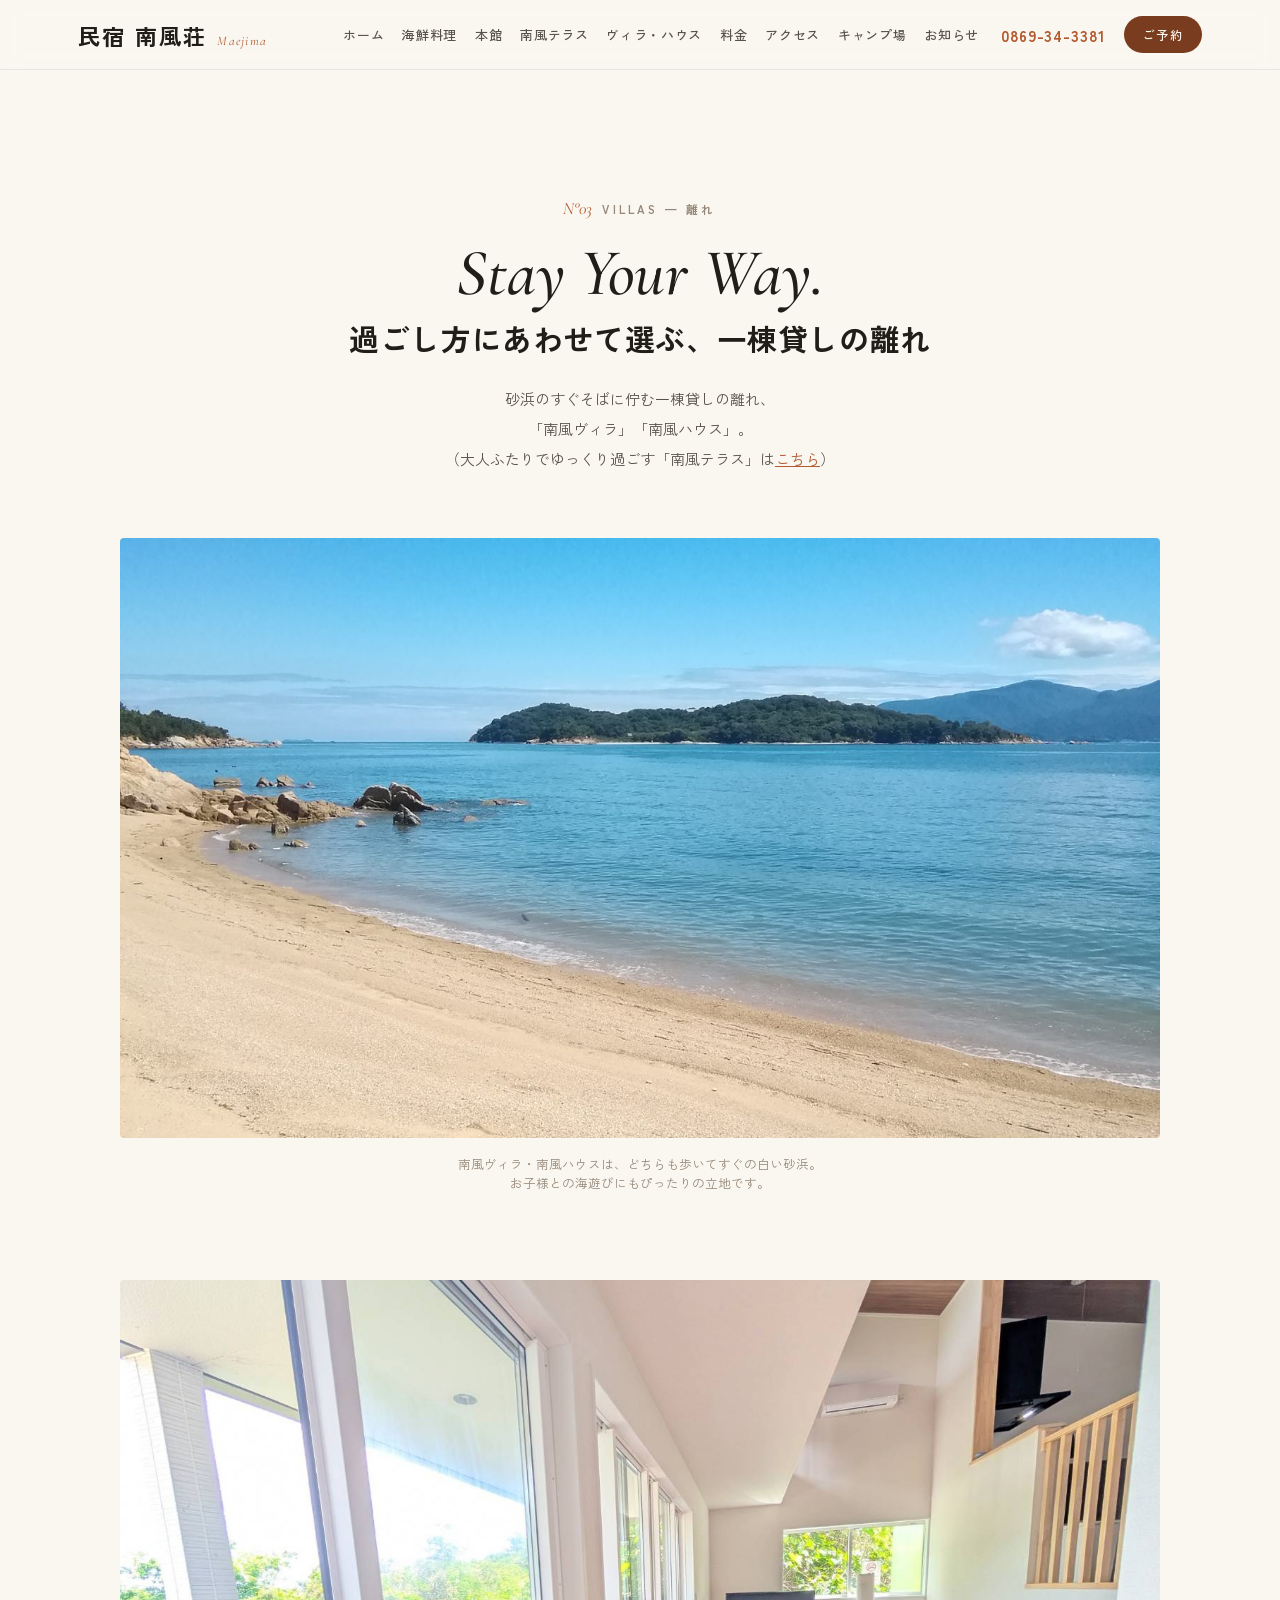
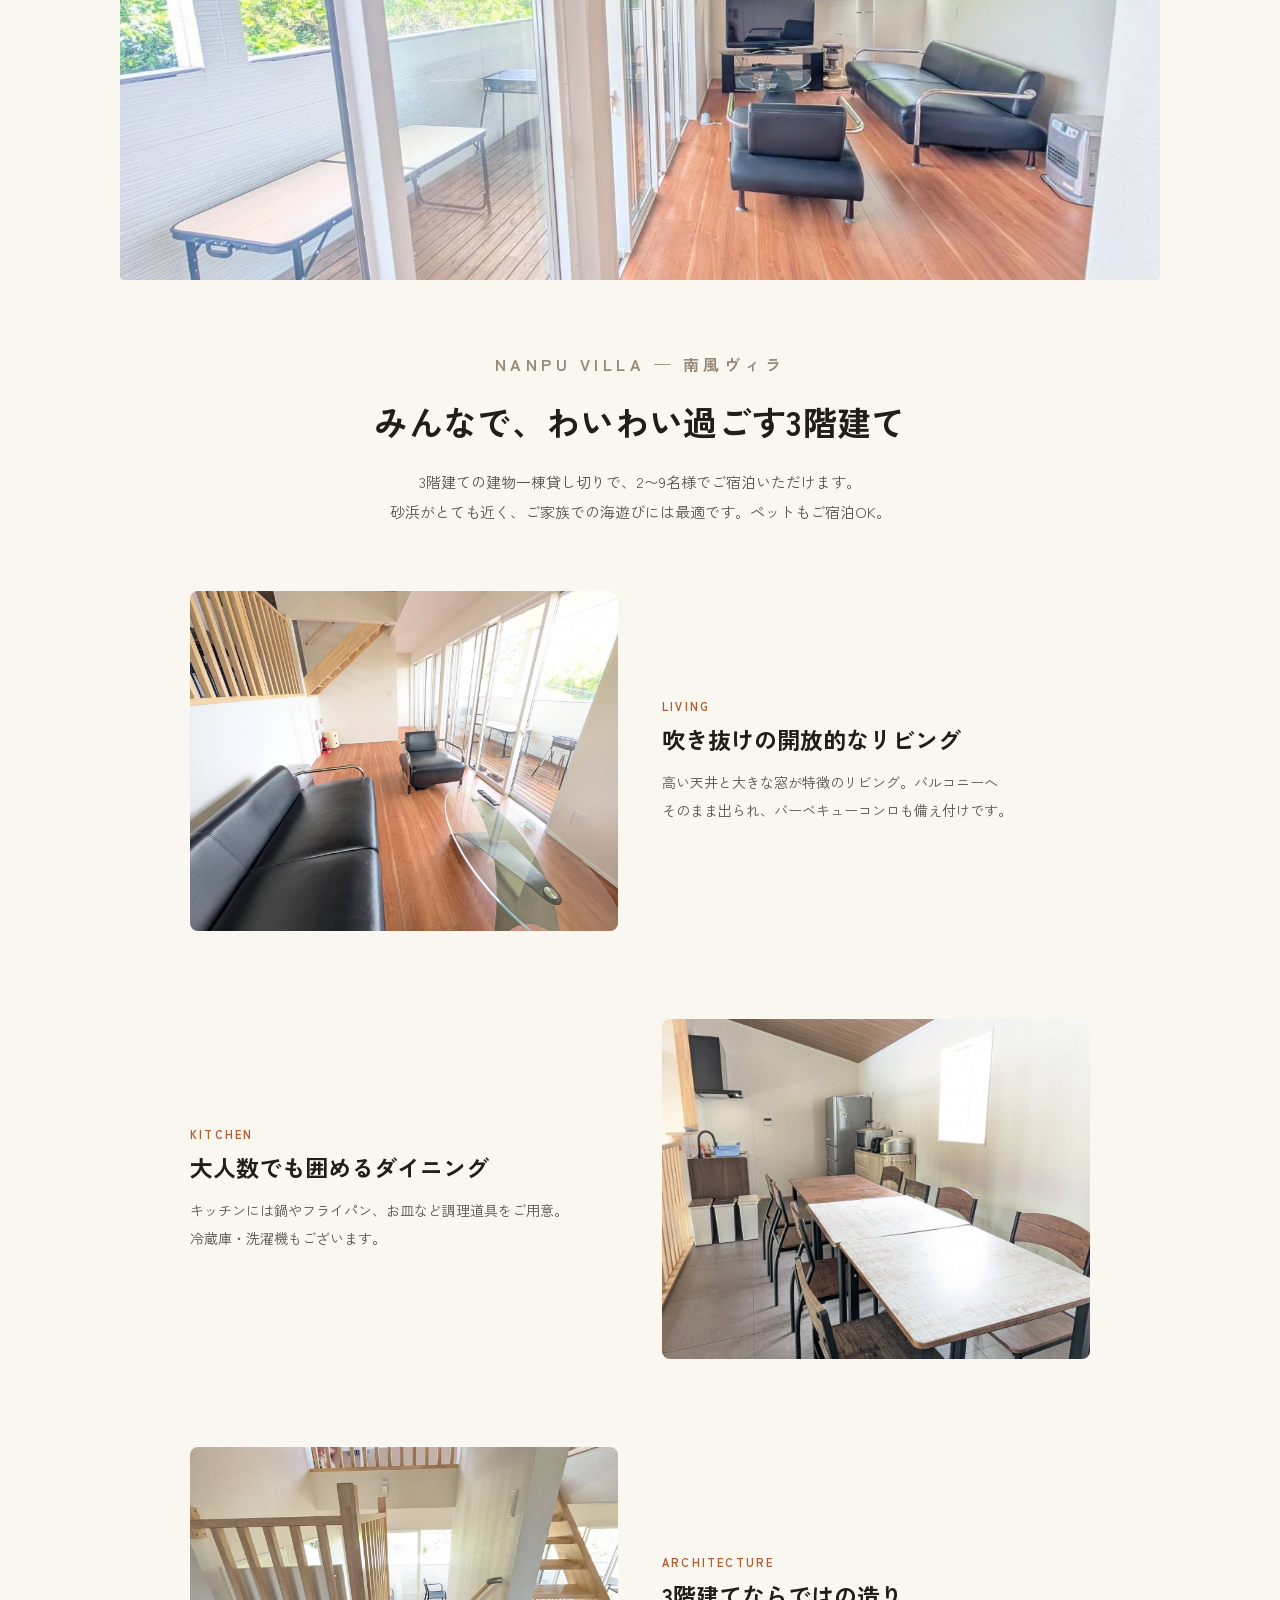
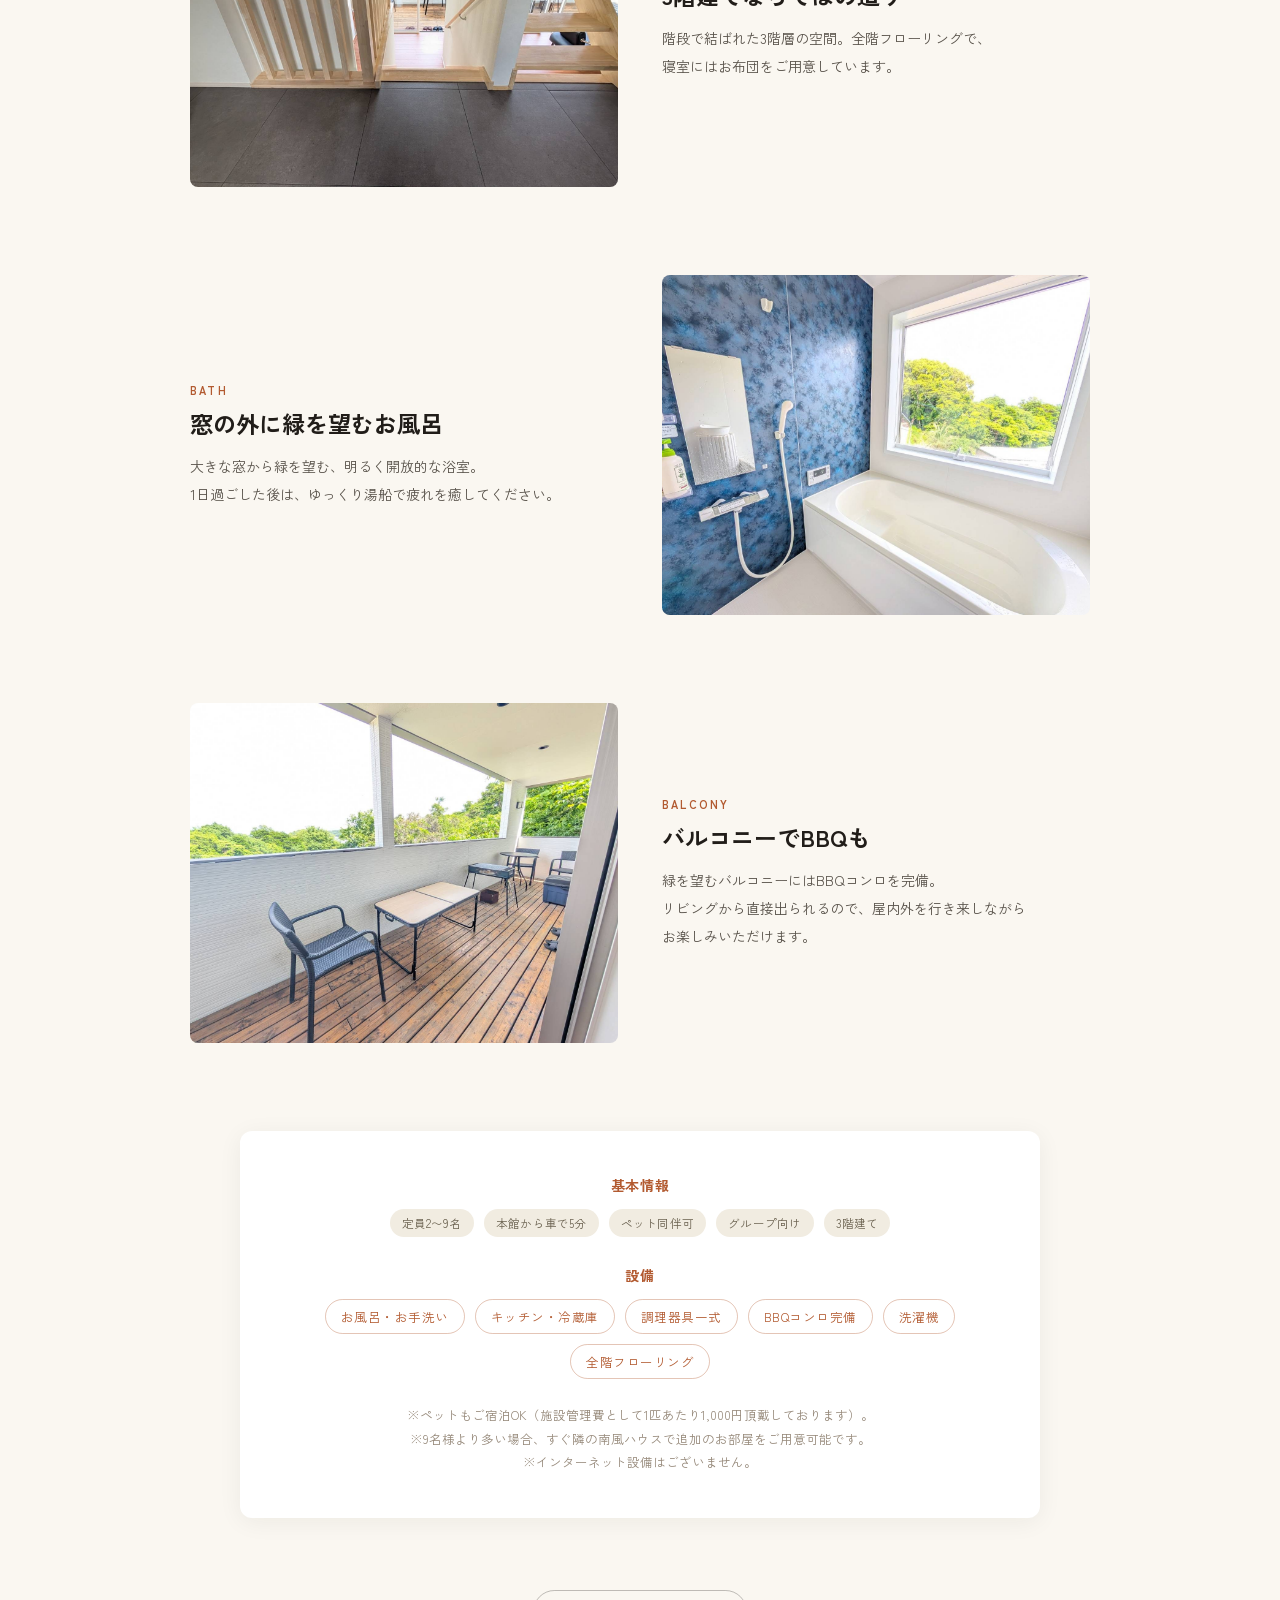
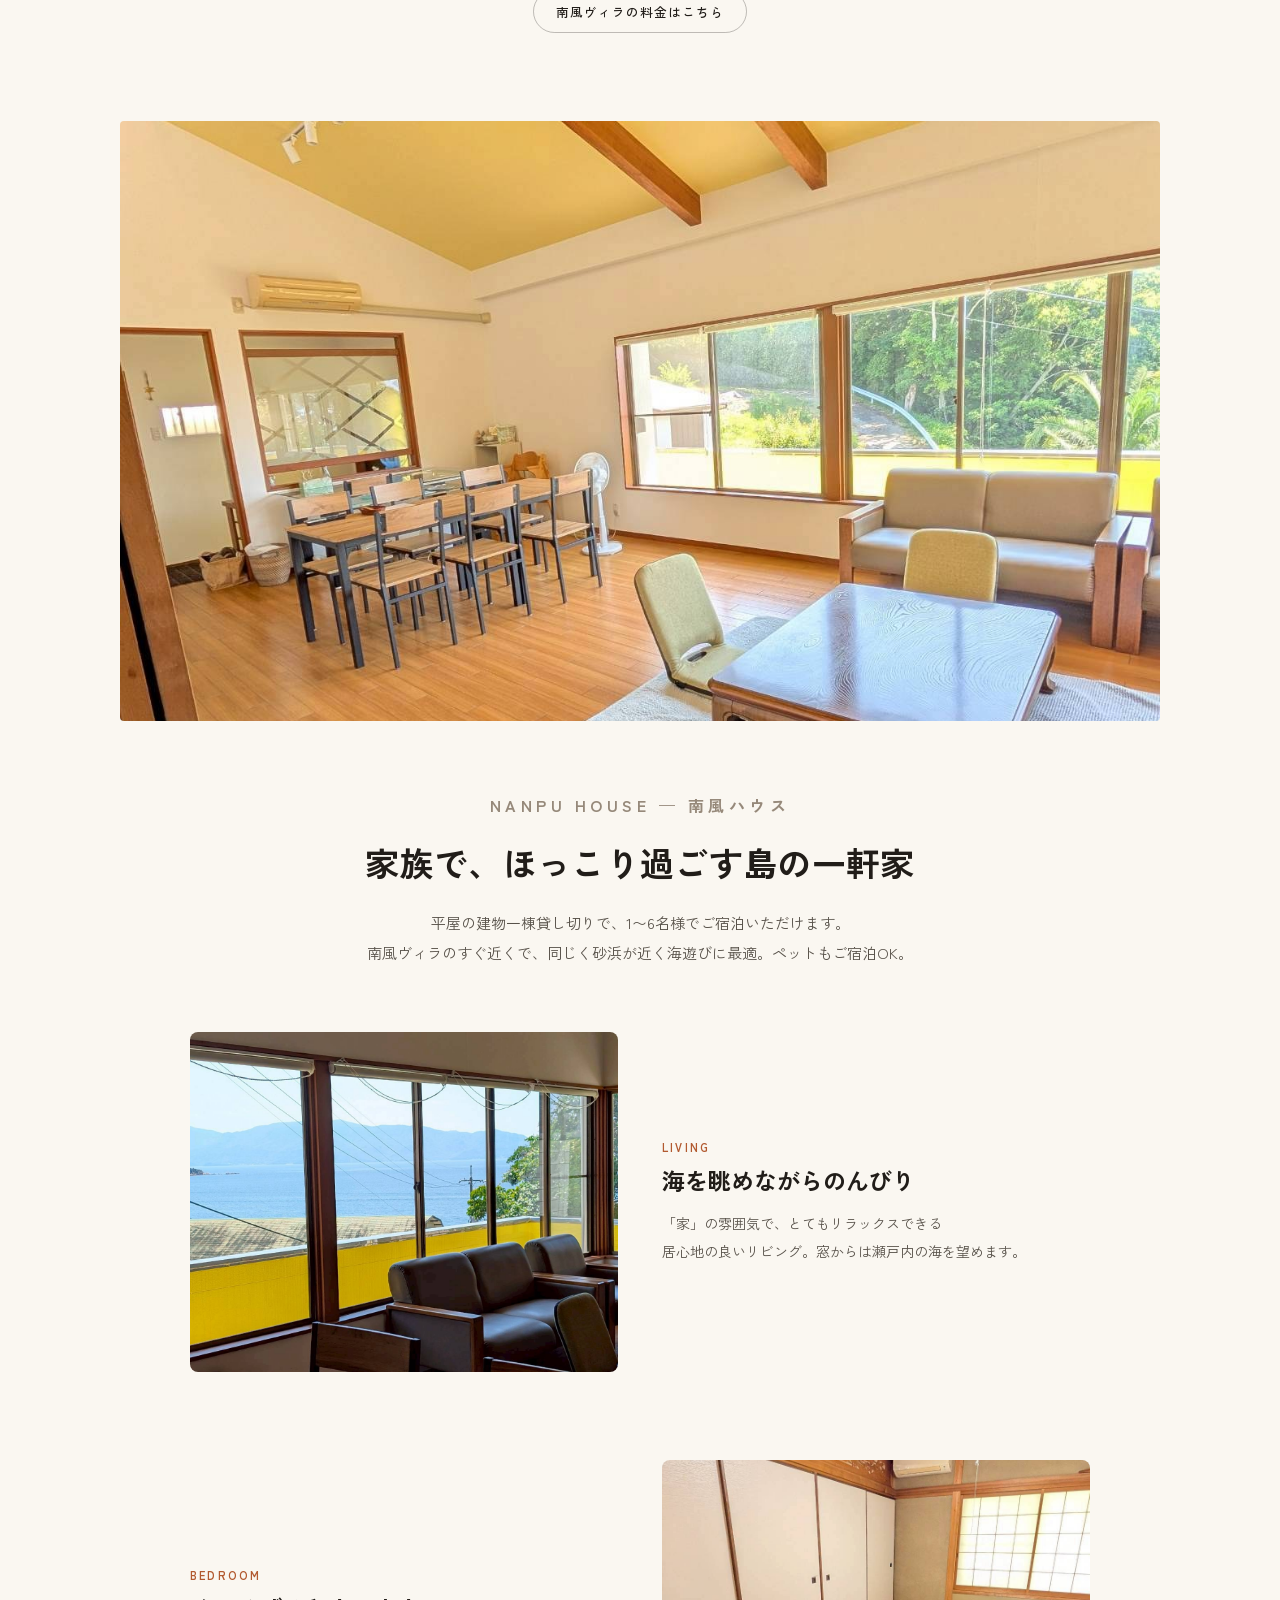
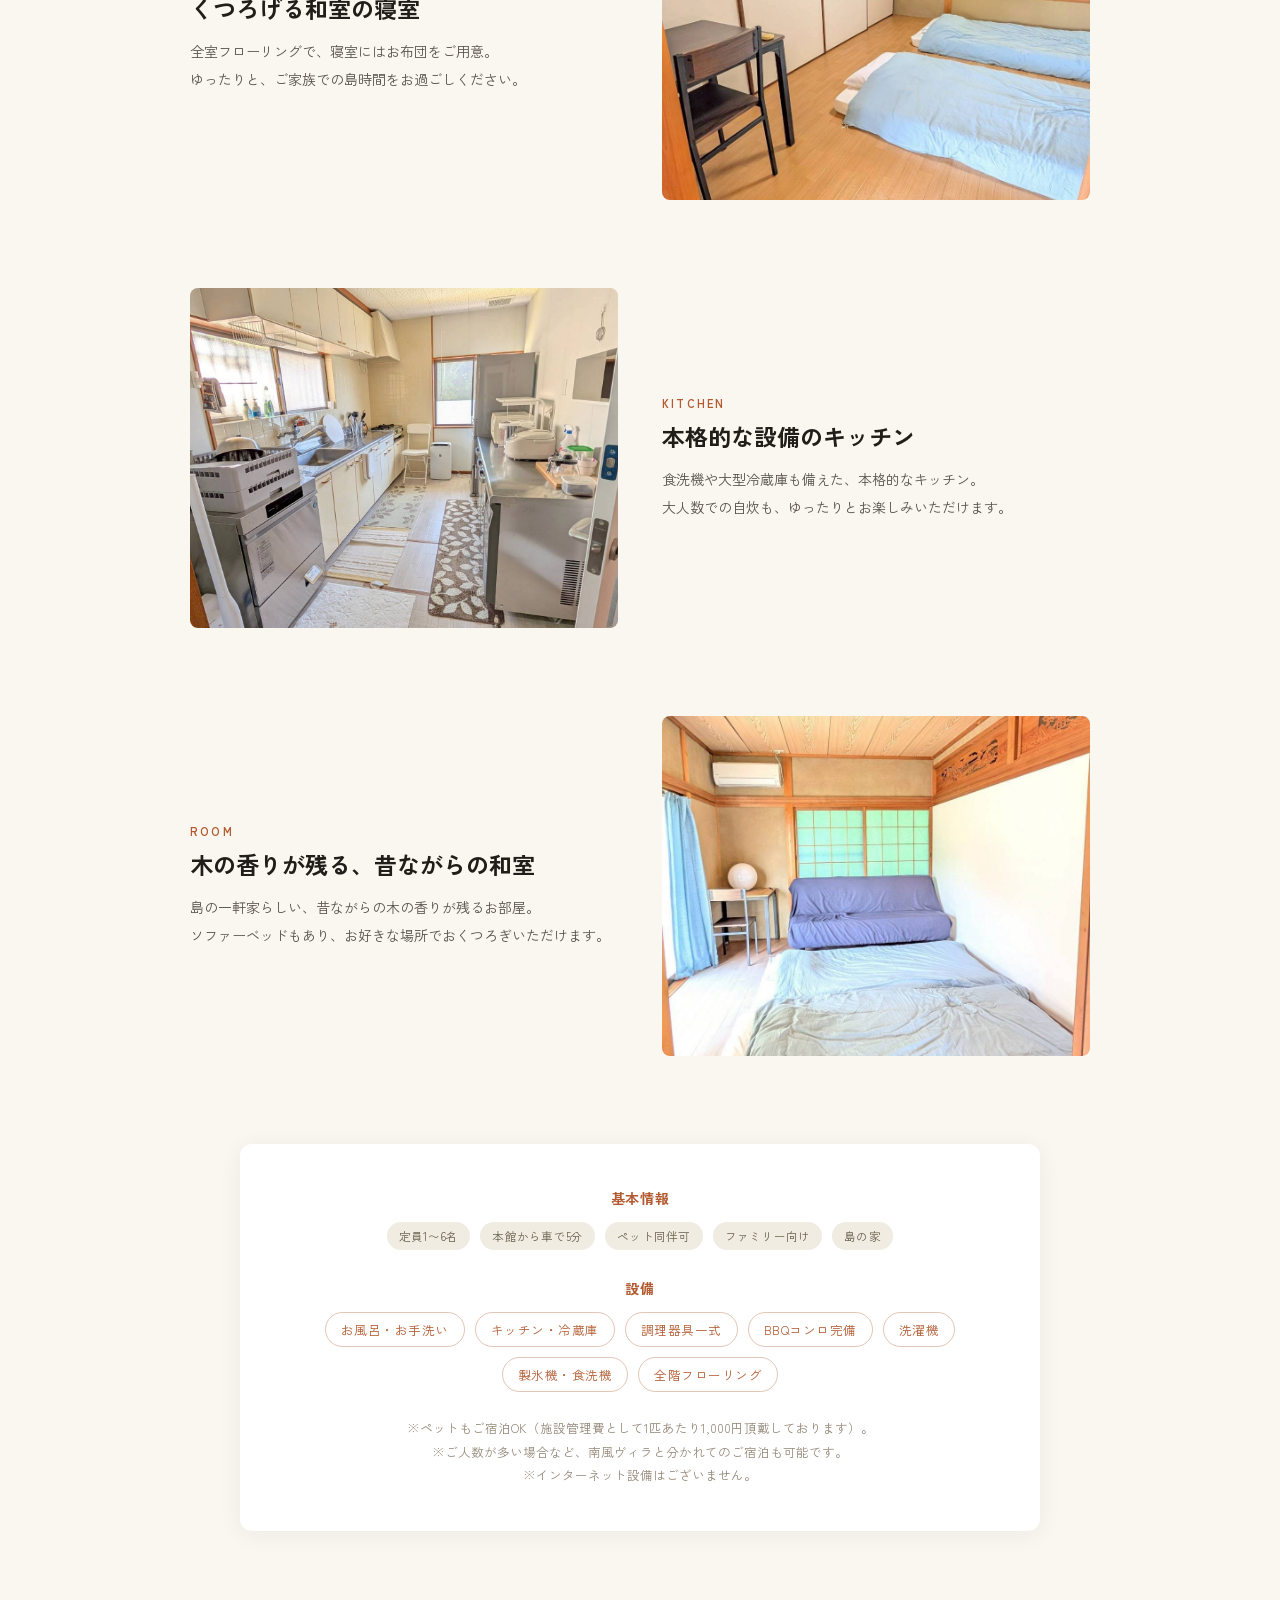
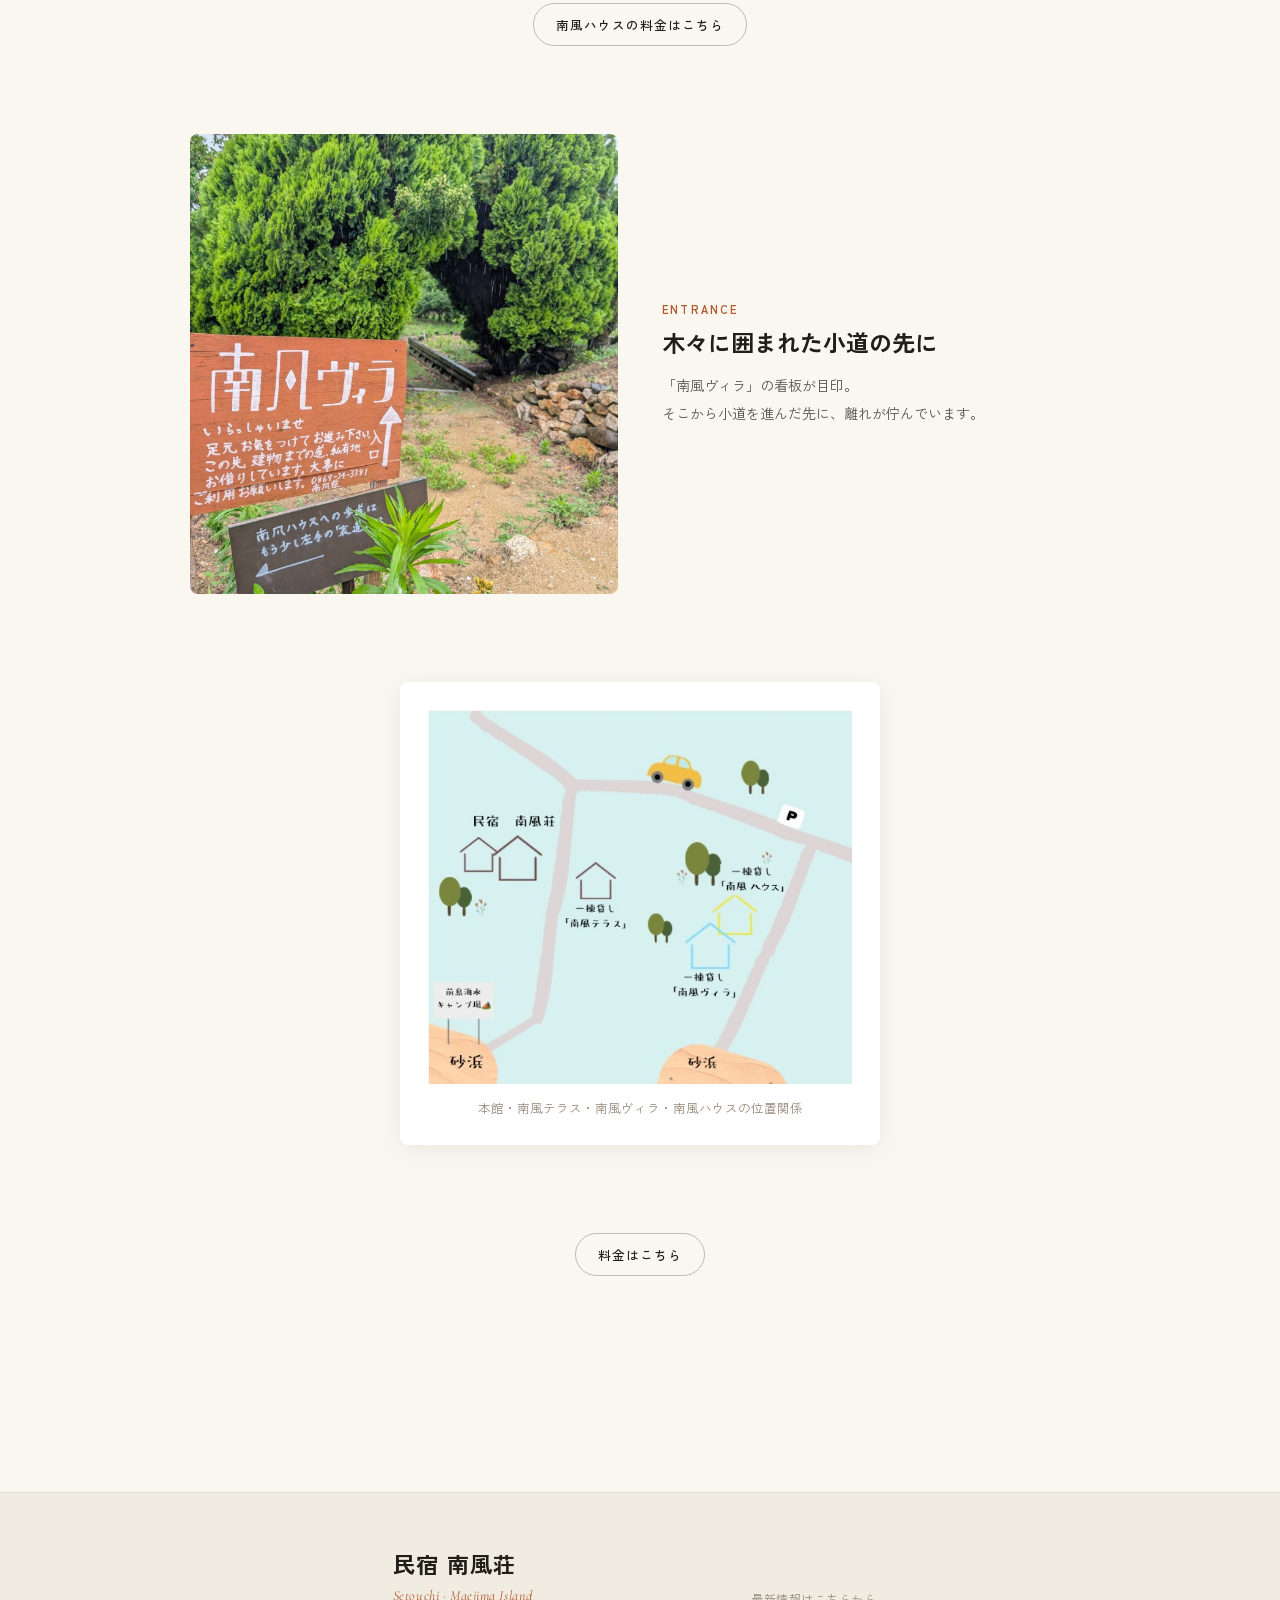
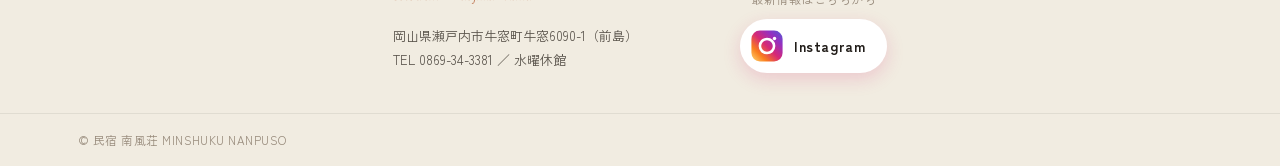
<file: facility.html>
<!DOCTYPE html>
<html lang="ja">
<head>
<meta charset="utf-8">
<meta name="viewport" content="width=device-width, initial-scale=1">
<title>ヴィラ・ハウス｜民宿 南風荘【公式HP】</title>
<link rel="canonical" href="https://nanpuusou.com/facility.html">
<meta name="description" content="民宿「南風荘」の一棟貸しの離れ、南風ヴィラ・南風ハウスのご紹介。">
<meta property="og:type" content="website">
<meta property="og:title" content="ヴィラ・ハウス｜民宿 南風荘【公式HP】">
<meta property="og:description" content="民宿「南風荘」の一棟貸しの離れ、南風ヴィラ・南風ハウスのご紹介。">
<meta property="og:url" content="https://nanpuusou.com/facility.html">
<meta property="og:image" content="https://nanpuusou.com/images/facility_vira_beach.jpg">
<meta property="og:site_name" content="民宿 南風荘">
<meta property="og:locale" content="ja_JP">
<meta name="twitter:card" content="summary_large_image">
<link rel="icon" type="image/svg+xml" href="images/favicon-v2.svg">
<link rel="icon" type="image/png" sizes="96x96" href="images/favicon-v2.png">
<link rel="apple-touch-icon" href="apple-touch-icon.png">
<link rel="preconnect" href="https://fonts.googleapis.com">
<link rel="preconnect" href="https://fonts.gstatic.com" crossorigin>
<link href="https://fonts.googleapis.com/css2?family=Cormorant+Garamond:ital,wght@0,500;0,600;1,500;1,600&family=Zen+Kaku+Gothic+New:wght@300;400;500;700;900&display=swap" rel="stylesheet">
<link rel="stylesheet" href="style.css">
</head>
<body>

<header class="site-header">
  <div class="site-header__inner">
    <a href="index.html" class="logo">
      <span class="logo__ja">民宿 南風荘</span>
      <span class="logo__en">Maejima</span>
    </a>
    <nav class="nav-desktop">
      <a href="index.html">ホーム</a>
      <a href="cuisine.html">海鮮料理</a>
      <a href="about.html">本館</a>
      <a href="terasu.html">南風テラス</a>
      <a href="facility.html">ヴィラ・ハウス</a>
      <a href="price.html">料金</a>
      <a href="access.html">アクセス</a>
      <a href="camp.html">キャンプ場</a>
      <a href="news.html">お知らせ</a>
      <a href="tel:0869-34-3381" class="nav-tel">0869-34-3381</a>
      <a href="reservation.html" class="btn btn--pill-sm">ご予約</a>
    </nav>
    <a href="tel:0869-34-3381" class="header-tel" aria-label="お電話でのご予約・お問い合わせ"><svg viewBox="0 0 24 24"><path d="M22 16.92v3a2 2 0 0 1-2.18 2 19.79 19.79 0 0 1-8.63-3.07 19.5 19.5 0 0 1-6-6 19.79 19.79 0 0 1-3.07-8.67A2 2 0 0 1 4.11 2h3a2 2 0 0 1 2 1.72 12.84 12.84 0 0 0 .7 2.81 2 2 0 0 1-.45 2.11L8.09 9.91a16 16 0 0 0 6 6l1.27-1.27a2 2 0 0 1 2.11-.45 12.84 12.84 0 0 0 2.81.7A2 2 0 0 1 22 16.92z"/></svg></a>
    <button type="button" class="burger" aria-label="メニュー" aria-expanded="false" aria-controls="mobile-menu" id="burger-btn">
      <span></span>
      <span></span>
      <span></span>
    </button>
  </div>
  <nav class="nav-mobile" id="mobile-menu">
    <a href="index.html">ホーム</a>
    <a href="cuisine.html">海鮮料理</a>
    <a href="about.html">本館</a>
    <a href="terasu.html">南風テラス</a>
    <a href="facility.html">ヴィラ・ハウス</a>
    <a href="price.html">料金</a>
    <a href="access.html">アクセス</a>
    <a href="camp.html">キャンプ場</a>
    <a href="news.html">お知らせ</a>
    <a href="reservation.html" class="btn btn--pill-lg">ご予約・お問い合わせ</a>
  </nav>
</header>

<!-- ===== FACILITY — detail page ===== -->
<section class="section">
  <div class="section__inner">
    <div class="section-head">
      <div class="eyebrow-num">
        <span class="eyebrow-num__no">N°03</span>
        <span class="eyebrow-num__label">Villas — 離れ</span>
      </div>
      <h1 class="display-heading">
        <span class="display-heading__en">Stay Your Way.</span>
        <span class="display-heading__ja">過ごし方にあわせて選ぶ、<br class="sp">一棟貸しの離れ</span>
      </h1>
      <p class="body-text body-text--center-wide">砂浜のすぐそばに佇む<br class="sp">一棟貸しの離れ、<br>「南風ヴィラ」「南風ハウス」。<br>（大人ふたりでゆっくり過ごす<br class="sp">「南風テラス」は<a href="terasu.html" style="color:#b25a30; text-decoration:underline;">こちら</a>）</p>
    </div>

    <div class="about-hero-media" style="margin-bottom: 16px;">
      <img src="images/facility_vira_beach.jpg" alt="離れから徒歩すぐの砂浜" loading="lazy" decoding="async" style="opacity: 1; animation: none; object-position: center 60%;">
    </div>
    <p class="about-floorplan__caption" style="margin: 0 0 clamp(56px, 8vw, 88px);">南風ヴィラ・南風ハウスは、<br class="sp">どちらも歩いてすぐの白い砂浜。<br>お子様との海遊びにもぴったりの立地です。</p>

    <!-- 南風ヴィラ -->
    <div class="about-hero-media">
      <img src="images/vira_hero2.jpg" alt="南風ヴィラのリビング、バルコニーへ続く大きな窓" loading="lazy" decoding="async" style="opacity: 1; animation: none;">
    </div>
    <div class="section-head">
      <div class="eyebrow-num eyebrow-num--left" style="justify-content:center;">
        <span class="eyebrow-num__label eyebrow-num__label--lg">Nanpu Villa — 南風ヴィラ</span>
      </div>
      <h3 class="heading" style="text-align:center;">みんなで、わいわい過ごす<br class="sp">3階建て</h3>
      <p class="body-text body-text--center-wide">3階建ての建物一棟貸し切りで、<br class="sp">2〜9名様でご宿泊いただけます。<br>砂浜がとても近く、<br class="sp">ご家族での海遊びには最適です。<br class="sp">ペットもご宿泊OK。</p>
    </div>

    <div class="about-feature">
      <div class="about-feature__media">
        <img src="images/facility_vira_living.jpg" alt="南風ヴィラのリビング" loading="lazy" decoding="async">
      </div>
      <div>
        <div class="about-feature__en">Living</div>
        <h4 class="about-feature__title">吹き抜けの開放的なリビング</h4>
        <p class="about-feature__desc">高い天井と大きな窓が特徴のリビング。<br class="sp">バルコニーへ<br class="pc">そのまま出られ、<br class="sp">バーベキューコンロも備え付けです。</p>
      </div>
    </div>
    <div class="about-feature about-feature--reverse">
      <div class="about-feature__media">
        <img src="images/facility_vira_kitchen.jpg" alt="南風ヴィラのダイニングキッチン" loading="lazy" decoding="async">
      </div>
      <div>
        <div class="about-feature__en">Kitchen</div>
        <h4 class="about-feature__title">大人数でも囲めるダイニング</h4>
        <p class="about-feature__desc">キッチンには鍋やフライパン、お皿など<br class="sp">調理道具をご用意。<br>冷蔵庫・洗濯機もございます。</p>
      </div>
    </div>
    <div class="about-feature">
      <div class="about-feature__media">
        <img src="images/facility_vira_stairs.jpg" alt="南風ヴィラの玄関と階段" loading="lazy" decoding="async">
      </div>
      <div>
        <div class="about-feature__en">Architecture</div>
        <h4 class="about-feature__title">3階建てならではの造り</h4>
        <p class="about-feature__desc">階段で結ばれた3階層の空間。<br class="sp">全階フローリングで、<br>寝室にはお布団をご用意しています。</p>
      </div>
    </div>
    <div class="about-feature about-feature--reverse">
      <div class="about-feature__media">
        <img src="images/vira_home_bath.jpg" alt="南風ヴィラのお風呂、窓から緑を望む" loading="lazy" decoding="async">
      </div>
      <div>
        <div class="about-feature__en">Bath</div>
        <h4 class="about-feature__title">窓の外に緑を望むお風呂</h4>
        <p class="about-feature__desc">大きな窓から緑を望む、明るく開放的な浴室。<br>1日過ごした後は、ゆっくり湯船で<br class="sp">疲れを癒してください。</p>
      </div>
    </div>
    <div class="about-feature">
      <div class="about-feature__media">
        <img src="images/vira_dining.jpg" alt="南風ヴィラのバルコニー、BBQコンロ完備" loading="lazy" decoding="async">
      </div>
      <div>
        <div class="about-feature__en">Balcony</div>
        <h4 class="about-feature__title">バルコニーでBBQも</h4>
        <p class="about-feature__desc">緑を望むバルコニーにはBBQコンロを完備。<br>リビングから直接出られるので、<br class="sp">屋内外を行き来しながら<br>お楽しみいただけます。</p>
      </div>
    </div>
    <div class="amenity-card">
      <div class="amenity-card__group">
        <h3 class="amenity-card__title">基本情報</h3>
        <div class="tag-row">
          <span class="tag tag--fill">定員2〜9名</span>
          <span class="tag tag--fill">本館から車で5分</span>
          <span class="tag tag--fill">ペット同伴可</span>
          <span class="tag tag--fill">グループ向け</span>
          <span class="tag tag--fill">3階建て</span>
        </div>
      </div>

      <div class="amenity-card__group">
        <h3 class="amenity-card__title">設備</h3>
        <div class="tag-row">
          <span class="tag tag--outline">お風呂・お手洗い</span>
          <span class="tag tag--outline">キッチン・冷蔵庫</span>
          <span class="tag tag--outline">調理器具一式</span>
          <span class="tag tag--outline">BBQコンロ完備</span>
          <span class="tag tag--outline">洗濯機</span>
          <span class="tag tag--outline">全階フローリング</span>
        </div>
      </div>

      <p class="price-note" style="text-align:center; margin-top: 24px;">※ペットもご宿泊OK<br class="sp">（施設管理費として<br class="sp">1匹あたり1,000円頂戴しております）。<br>※9名様より多い場合、<br class="sp">すぐ隣の南風ハウスで追加のお部屋を<br class="sp">ご用意可能です。<br>※インターネット設備はございません。</p>
    </div>

    <div class="section-cta">
      <a href="price.html#vira" class="btn btn--outline">南風ヴィラの料金はこちら</a>
    </div>

    <!-- 南風ハウス -->
    <div class="about-hero-media">
      <img src="images/facility_house_room1.jpg" alt="南風ハウスのリビングダイニング" loading="lazy" decoding="async" style="opacity: 1; animation: none;">
    </div>
    <div class="section-head">
      <div class="eyebrow-num eyebrow-num--left" style="justify-content:center;">
        <span class="eyebrow-num__label eyebrow-num__label--lg">Nanpu House — 南風ハウス</span>
      </div>
      <h3 class="heading" style="text-align:center;">家族で、ほっこり過ごす<br class="sp">島の一軒家</h3>
      <p class="body-text body-text--center-wide">平屋の建物一棟貸し切りで、<br class="sp">1〜6名様でご宿泊いただけます。<br>南風ヴィラのすぐ近くで、<br class="sp">同じく砂浜が近く海遊びに最適。<br class="sp">ペットもご宿泊OK。</p>
    </div>

    <div class="about-feature">
      <div class="about-feature__media">
        <img src="images/house.jpg" alt="南風ハウスのリビング、海を望むソファー" loading="lazy" decoding="async">
      </div>
      <div>
        <div class="about-feature__en">Living</div>
        <h4 class="about-feature__title">海を眺めながらのんびり</h4>
        <p class="about-feature__desc">「家」の雰囲気で、とてもリラックスできる<br>居心地の良いリビング。<br class="sp">窓からは瀬戸内の海を望めます。</p>
      </div>
    </div>
    <div class="about-feature about-feature--reverse">
      <div class="about-feature__media">
        <img src="images/facility_house_room2.jpg" alt="南風ハウスの寝室（お布団2組）" loading="lazy" decoding="async">
      </div>
      <div>
        <div class="about-feature__en">Bedroom</div>
        <h4 class="about-feature__title">くつろげる和室の寝室</h4>
        <p class="about-feature__desc">全室フローリングで、寝室にはお布団をご用意。<br>ゆったりと、ご家族での<br class="sp">島時間をお過ごしください。</p>
      </div>
    </div>
    <div class="about-feature">
      <div class="about-feature__media">
        <img src="images/house_kitchen_real.jpg" alt="南風ハウスの本格的なキッチン" loading="lazy" decoding="async">
      </div>
      <div>
        <div class="about-feature__en">Kitchen</div>
        <h4 class="about-feature__title">本格的な設備のキッチン</h4>
        <p class="about-feature__desc">食洗機や大型冷蔵庫も備えた、<br class="sp">本格的なキッチン。<br>大人数での自炊も、<br class="sp">ゆったりとお楽しみいただけます。</p>
      </div>
    </div>
    <div class="about-feature about-feature--reverse">
      <div class="about-feature__media">
        <img src="images/house_kitchen.jpg" alt="南風ハウスの和室、お布団とソファーベッド" loading="lazy" decoding="async">
      </div>
      <div>
        <div class="about-feature__en">Room</div>
        <h4 class="about-feature__title">木の香りが残る、昔ながらの和室</h4>
        <p class="about-feature__desc">島の一軒家らしい、<br class="sp">昔ながらの木の香りが残るお部屋。<br>ソファーベッドもあり、お好きな場所で<br class="sp">おくつろぎいただけます。</p>
      </div>
    </div>
    <div class="amenity-card">
      <div class="amenity-card__group">
        <h3 class="amenity-card__title">基本情報</h3>
        <div class="tag-row">
          <span class="tag tag--fill">定員1〜6名</span>
          <span class="tag tag--fill">本館から車で5分</span>
          <span class="tag tag--fill">ペット同伴可</span>
          <span class="tag tag--fill">ファミリー向け</span>
          <span class="tag tag--fill">島の家</span>
        </div>
      </div>

      <div class="amenity-card__group">
        <h3 class="amenity-card__title">設備</h3>
        <div class="tag-row">
          <span class="tag tag--outline">お風呂・お手洗い</span>
          <span class="tag tag--outline">キッチン・冷蔵庫</span>
          <span class="tag tag--outline">調理器具一式</span>
          <span class="tag tag--outline">BBQコンロ完備</span>
          <span class="tag tag--outline">洗濯機</span>
          <span class="tag tag--outline">製氷機・食洗機</span>
          <span class="tag tag--outline">全階フローリング</span>
        </div>
      </div>

      <p class="price-note" style="text-align:center; margin-top: 24px;">※ペットもご宿泊OK<br class="sp">（施設管理費として<br class="sp">1匹あたり1,000円頂戴しております）。<br>※ご人数が多い場合など、<br class="sp">南風ヴィラと分かれてのご宿泊も可能です。<br>※インターネット設備はございません。</p>
    </div>

    <div class="section-cta">
      <a href="price.html#house" class="btn btn--outline">南風ハウスの料金はこちら</a>
    </div>

    <div class="about-feature" style="margin-top: clamp(56px, 8vw, 88px);">
      <div class="about-feature__media" style="height: 460px;">
        <img src="images/vira_entrance.jpg" alt="南風ヴィラの入口、看板と木々に囲まれた小道" loading="lazy" decoding="async" style="object-position: center 75%;">
      </div>
      <div>
        <div class="about-feature__en">Entrance</div>
        <h4 class="about-feature__title">木々に囲まれた小道の先に</h4>
        <p class="about-feature__desc">「南風ヴィラ」の看板が目印。<br>そこから小道を進んだ先に、離れが佇んでいます。</p>
      </div>
    </div>

    <div class="about-floorplan" style="max-width: 480px;">
      <img src="images/facility_map.jpg" alt="民宿南風荘・南風テラス・南風ヴィラ・南風ハウスの位置関係マップ" loading="lazy" decoding="async">
      <p class="about-floorplan__caption">本館・南風テラス・南風ヴィラ・南風ハウスの<br class="sp">位置関係</p>
    </div>

    <div class="section-cta">
      <a href="price.html" class="btn btn--outline">料金はこちら</a>
    </div>
  </div>
</section>

<!-- ===== FOOTER ===== -->
<footer class="site-footer">
  <div class="site-footer__inner">
    <div>
      <div class="site-footer__logo">民宿 南風荘</div>
      <div class="site-footer__en">Setouchi · Maejima Island</div>
      <p class="site-footer__addr">岡山県瀬戸内市牛窓町牛窓6090-1（前島）<br>TEL 0869-34-3381 ／ 水曜休館</p>
    </div>
    <div class="site-footer__social-block">
      <div class="site-footer__social-label">最新情報はこちらから</div>
      <a href="https://www.instagram.com/nanpuso/" target="_blank" rel="noopener" class="site-footer__social">
        <svg viewBox="0 0 24 24"><defs><linearGradient id="ig-grad" x1="0%" y1="100%" x2="100%" y2="0%"><stop offset="0%" stop-color="#feda75"/><stop offset="25%" stop-color="#fa7e1e"/><stop offset="50%" stop-color="#d62976"/><stop offset="75%" stop-color="#962fbf"/><stop offset="100%" stop-color="#4f5bd5"/></linearGradient></defs><rect x="1" y="1" width="22" height="22" rx="6" fill="url(#ig-grad)"></rect><circle cx="12" cy="12" r="5" fill="none" stroke="#fff" stroke-width="1.8"></circle><circle cx="17.3" cy="6.7" r="1.2" fill="#fff"></circle></svg>
        Instagram
      </a>
    </div>
  </div>
  <div class="site-footer__bottom">
    <div class="site-footer__bottom-inner">© 民宿 南風荘 MINSHUKU NANPUSO</div>
  </div>
</footer>

<script src="main.js"></script>
</body>
</html>
</file>
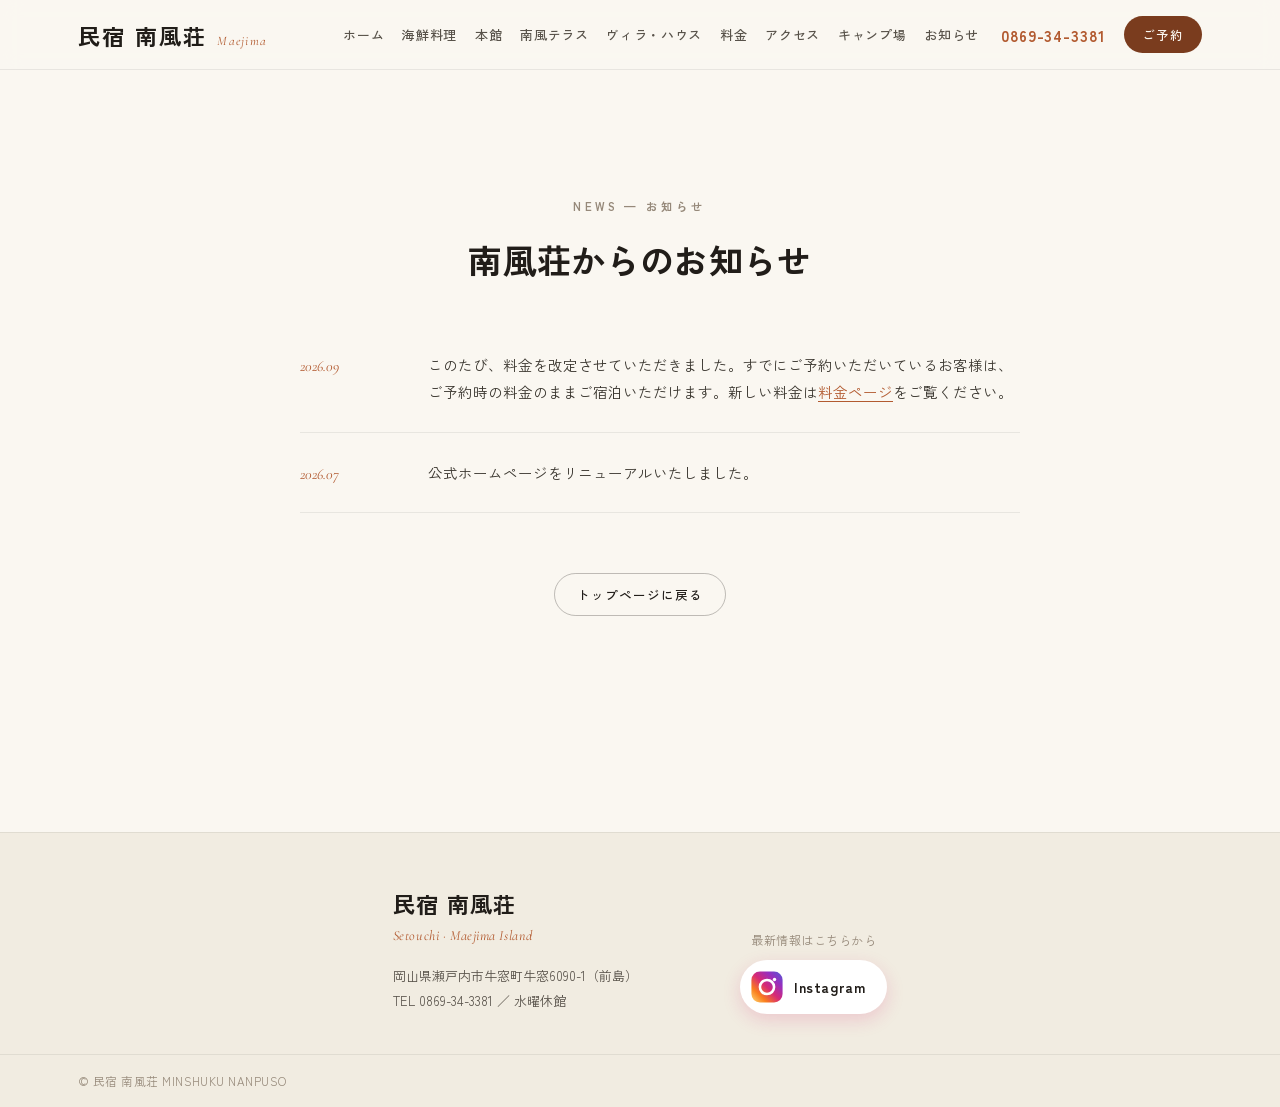
<file: news.html>
<!DOCTYPE html>
<html lang="ja">
<head>
<meta charset="utf-8">
<meta name="viewport" content="width=device-width, initial-scale=1">
<title>お知らせ｜民宿 南風荘【公式HP】</title>
<link rel="canonical" href="https://nanpuusou.com/news.html">
<meta name="description" content="民宿「南風荘」からのお知らせ・ご案内です。">
<meta property="og:type" content="website">
<meta property="og:title" content="お知らせ｜民宿 南風荘【公式HP】">
<meta property="og:description" content="民宿「南風荘」からのお知らせ・ご案内です。">
<meta property="og:url" content="https://nanpuusou.com/news.html">
<meta property="og:image" content="https://nanpuusou.com/images/hero.jpg">
<meta property="og:site_name" content="民宿 南風荘">
<meta property="og:locale" content="ja_JP">
<meta name="twitter:card" content="summary_large_image">
<link rel="icon" type="image/svg+xml" href="images/favicon-v2.svg">
<link rel="icon" type="image/png" sizes="96x96" href="images/favicon-v2.png">
<link rel="apple-touch-icon" href="apple-touch-icon.png">
<link rel="preconnect" href="https://fonts.googleapis.com">
<link rel="preconnect" href="https://fonts.gstatic.com" crossorigin>
<link href="https://fonts.googleapis.com/css2?family=Cormorant+Garamond:ital,wght@0,500;0,600;1,500;1,600&family=Zen+Kaku+Gothic+New:wght@300;400;500;700;900&display=swap" rel="stylesheet">
<link rel="stylesheet" href="style.css">
</head>
<body>

<header class="site-header">
  <div class="site-header__inner">
    <a href="index.html" class="logo">
      <span class="logo__ja">民宿 南風荘</span>
      <span class="logo__en">Maejima</span>
    </a>
    <nav class="nav-desktop">
      <a href="index.html">ホーム</a>
      <a href="cuisine.html">海鮮料理</a>
      <a href="about.html">本館</a>
      <a href="terasu.html">南風テラス</a>
      <a href="facility.html">ヴィラ・ハウス</a>
      <a href="price.html">料金</a>
      <a href="access.html">アクセス</a>
      <a href="camp.html">キャンプ場</a>
      <a href="news.html">お知らせ</a>
      <a href="tel:0869-34-3381" class="nav-tel">0869-34-3381</a>
      <a href="reservation.html" class="btn btn--pill-sm">ご予約</a>
    </nav>
    <a href="tel:0869-34-3381" class="header-tel" aria-label="お電話でのご予約・お問い合わせ"><svg viewBox="0 0 24 24"><path d="M22 16.92v3a2 2 0 0 1-2.18 2 19.79 19.79 0 0 1-8.63-3.07 19.5 19.5 0 0 1-6-6 19.79 19.79 0 0 1-3.07-8.67A2 2 0 0 1 4.11 2h3a2 2 0 0 1 2 1.72 12.84 12.84 0 0 0 .7 2.81 2 2 0 0 1-.45 2.11L8.09 9.91a16 16 0 0 0 6 6l1.27-1.27a2 2 0 0 1 2.11-.45 12.84 12.84 0 0 0 2.81.7A2 2 0 0 1 22 16.92z"/></svg></a>
    <button type="button" class="burger" aria-label="メニュー" aria-expanded="false" aria-controls="mobile-menu" id="burger-btn">
      <span></span>
      <span></span>
      <span></span>
    </button>
  </div>
  <nav class="nav-mobile" id="mobile-menu">
    <a href="index.html">ホーム</a>
    <a href="cuisine.html">海鮮料理</a>
    <a href="about.html">本館</a>
    <a href="terasu.html">南風テラス</a>
    <a href="facility.html">ヴィラ・ハウス</a>
    <a href="price.html">料金</a>
    <a href="access.html">アクセス</a>
    <a href="camp.html">キャンプ場</a>
    <a href="news.html">お知らせ</a>
    <a href="reservation.html" class="btn btn--pill-lg">ご予約・お問い合わせ</a>
  </nav>
</header>

<!-- ===== NEWS — 一覧ページ ===== -->
<section class="section">
  <div class="section__inner">
    <div class="section-head">
      <div class="eyebrow-num">
        <span class="eyebrow-num__label">News — お知らせ</span>
      </div>
      <h1 class="heading">南風荘からのお知らせ</h1>
    </div>

    <ul class="news-page-list">
      <li class="news-page-item">
        <span class="news-page-item__date">2026.09</span>
        <span class="news-page-item__text"><span class="seg">このたび、</span><span class="seg">料金を</span><span class="seg">改定させていただきました。</span><span class="seg">すでに</span><span class="seg">ご予約いただいている</span><span class="seg">お客様は、</span><span class="seg">ご予約時の料金のまま</span><span class="seg">ご宿泊いただけます。</span><span class="seg">新しい料金は</span><span class="seg"><a href="price.html">料金ページ</a>を</span><span class="seg">ご覧ください。</span></span>
      </li>
      <li class="news-page-item">
        <span class="news-page-item__date">2026.07</span>
        <span class="news-page-item__text">公式ホームページをリニューアルいたしました。</span>
      </li>
    </ul>

    <div class="section-cta">
      <a href="index.html" class="btn btn--outline">トップページに戻る</a>
    </div>
  </div>
</section>

<!-- ===== FOOTER ===== -->
<footer class="site-footer">
  <div class="site-footer__inner">
    <div>
      <div class="site-footer__logo">民宿 南風荘</div>
      <div class="site-footer__en">Setouchi · Maejima Island</div>
      <p class="site-footer__addr">岡山県瀬戸内市牛窓町牛窓6090-1（前島）<br>TEL 0869-34-3381 ／ 水曜休館</p>
    </div>
    <div class="site-footer__social-block">
      <div class="site-footer__social-label">最新情報はこちらから</div>
      <a href="https://www.instagram.com/nanpuso/" target="_blank" rel="noopener" class="site-footer__social">
        <svg viewBox="0 0 24 24"><defs><linearGradient id="ig-grad" x1="0%" y1="100%" x2="100%" y2="0%"><stop offset="0%" stop-color="#feda75"/><stop offset="25%" stop-color="#fa7e1e"/><stop offset="50%" stop-color="#d62976"/><stop offset="75%" stop-color="#962fbf"/><stop offset="100%" stop-color="#4f5bd5"/></linearGradient></defs><rect x="1" y="1" width="22" height="22" rx="6" fill="url(#ig-grad)"></rect><circle cx="12" cy="12" r="5" fill="none" stroke="#fff" stroke-width="1.8"></circle><circle cx="17.3" cy="6.7" r="1.2" fill="#fff"></circle></svg>
        Instagram
      </a>
    </div>
  </div>
  <div class="site-footer__bottom">
    <div class="site-footer__bottom-inner">© 民宿 南風荘 MINSHUKU NANPUSO</div>
  </div>
</footer>

<script src="main.js"></script>
</body>
</html>
</file>
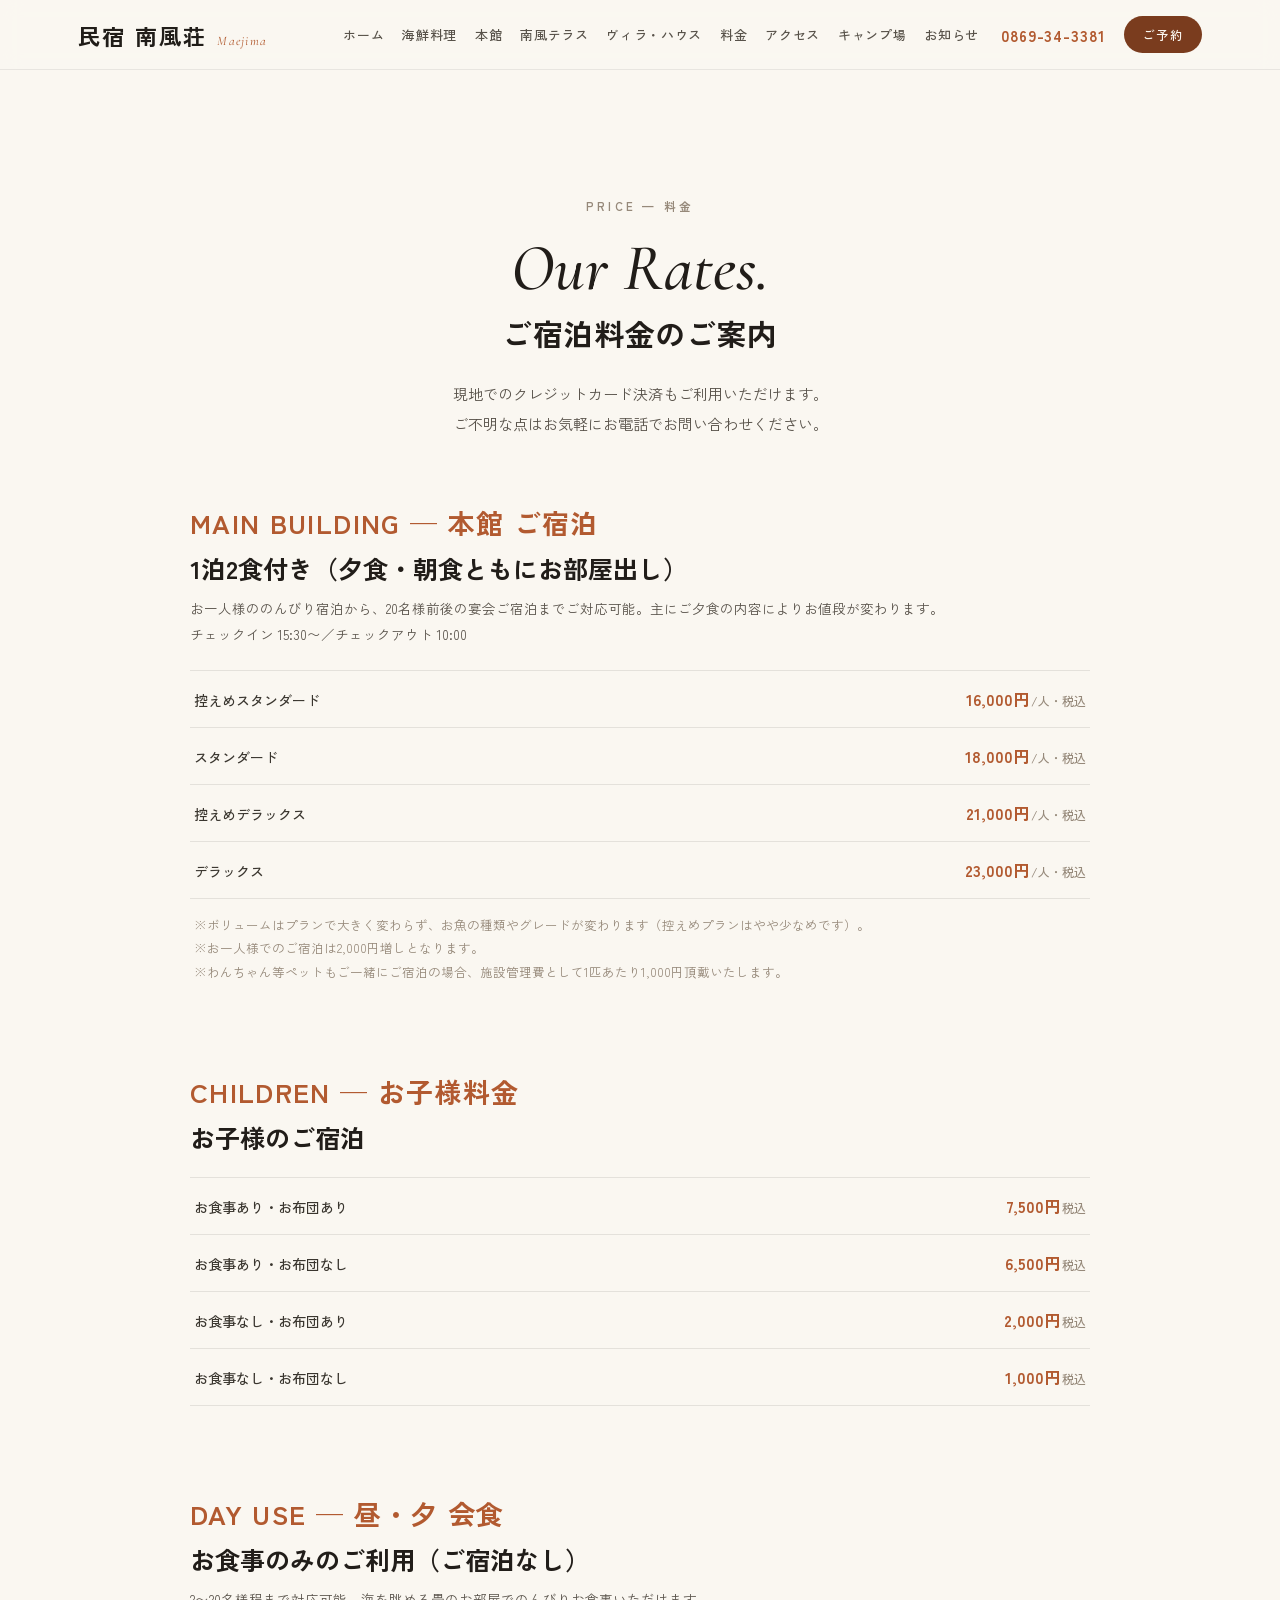
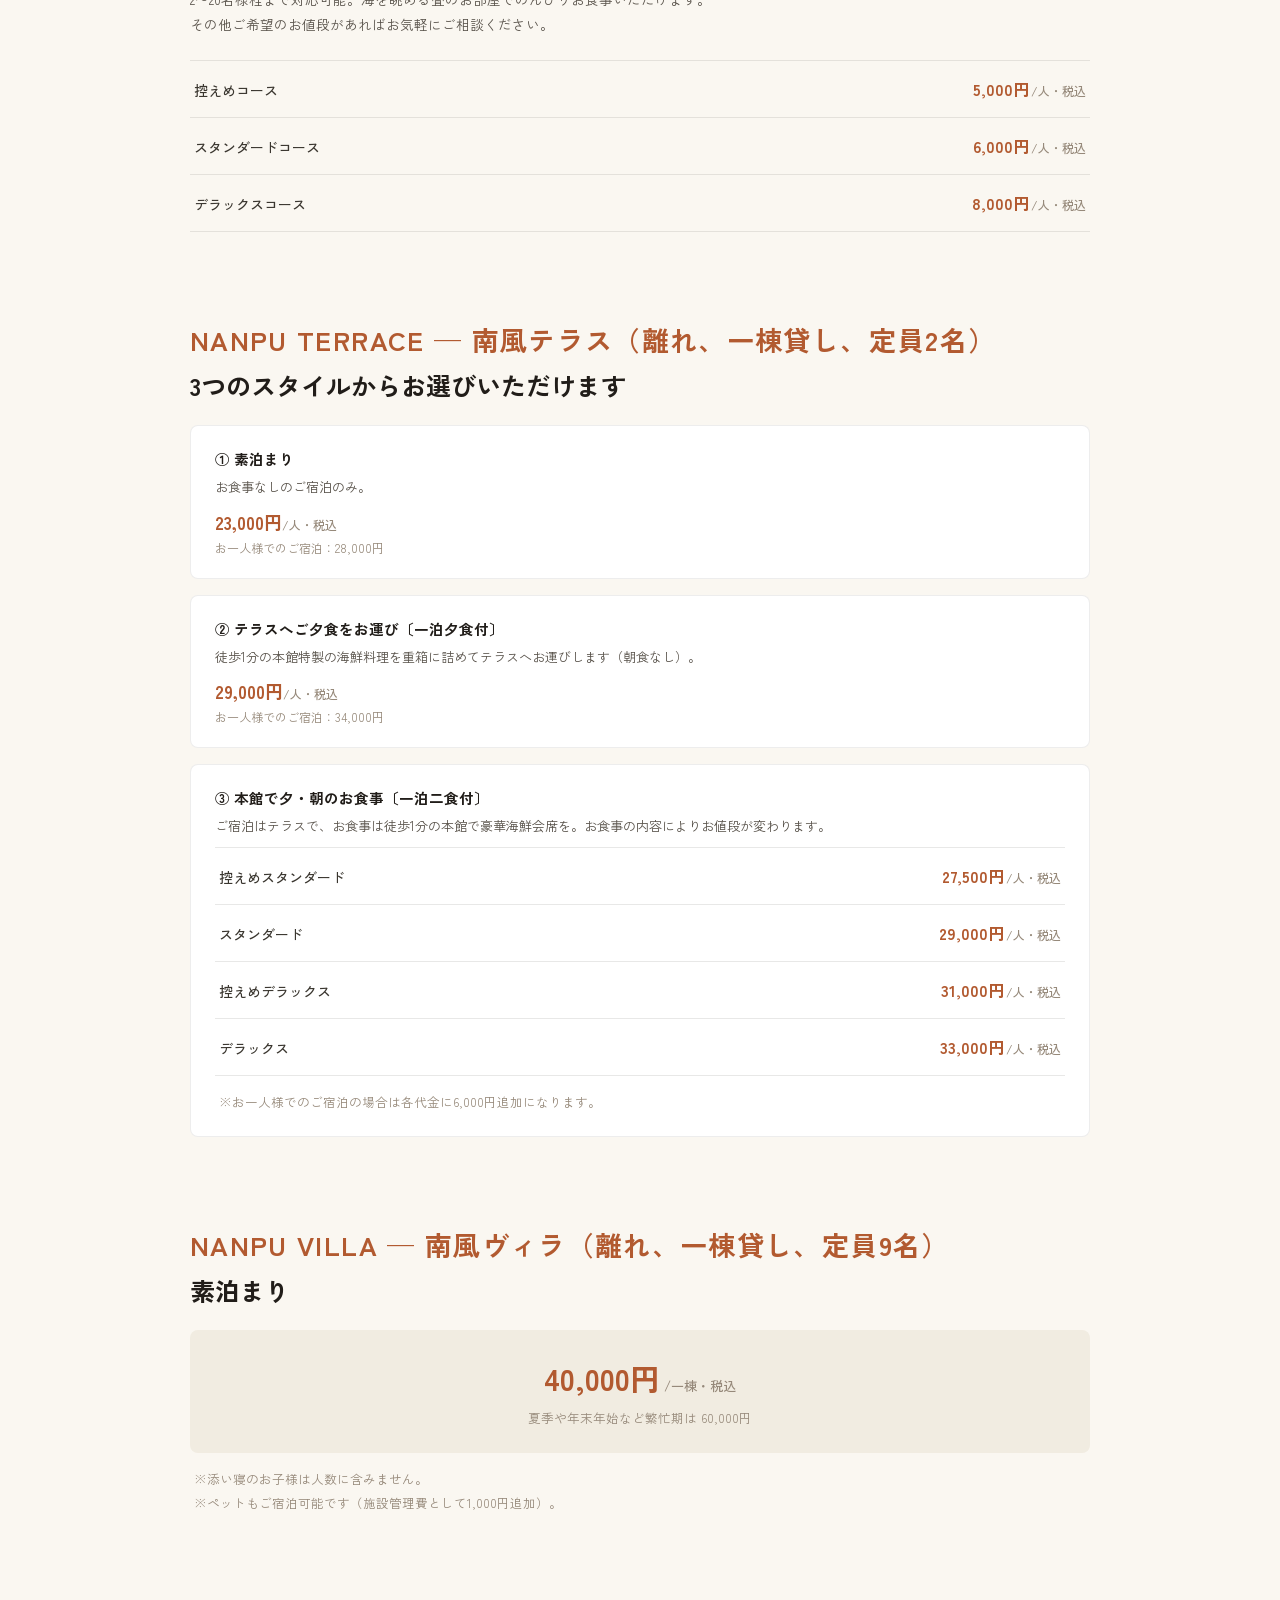
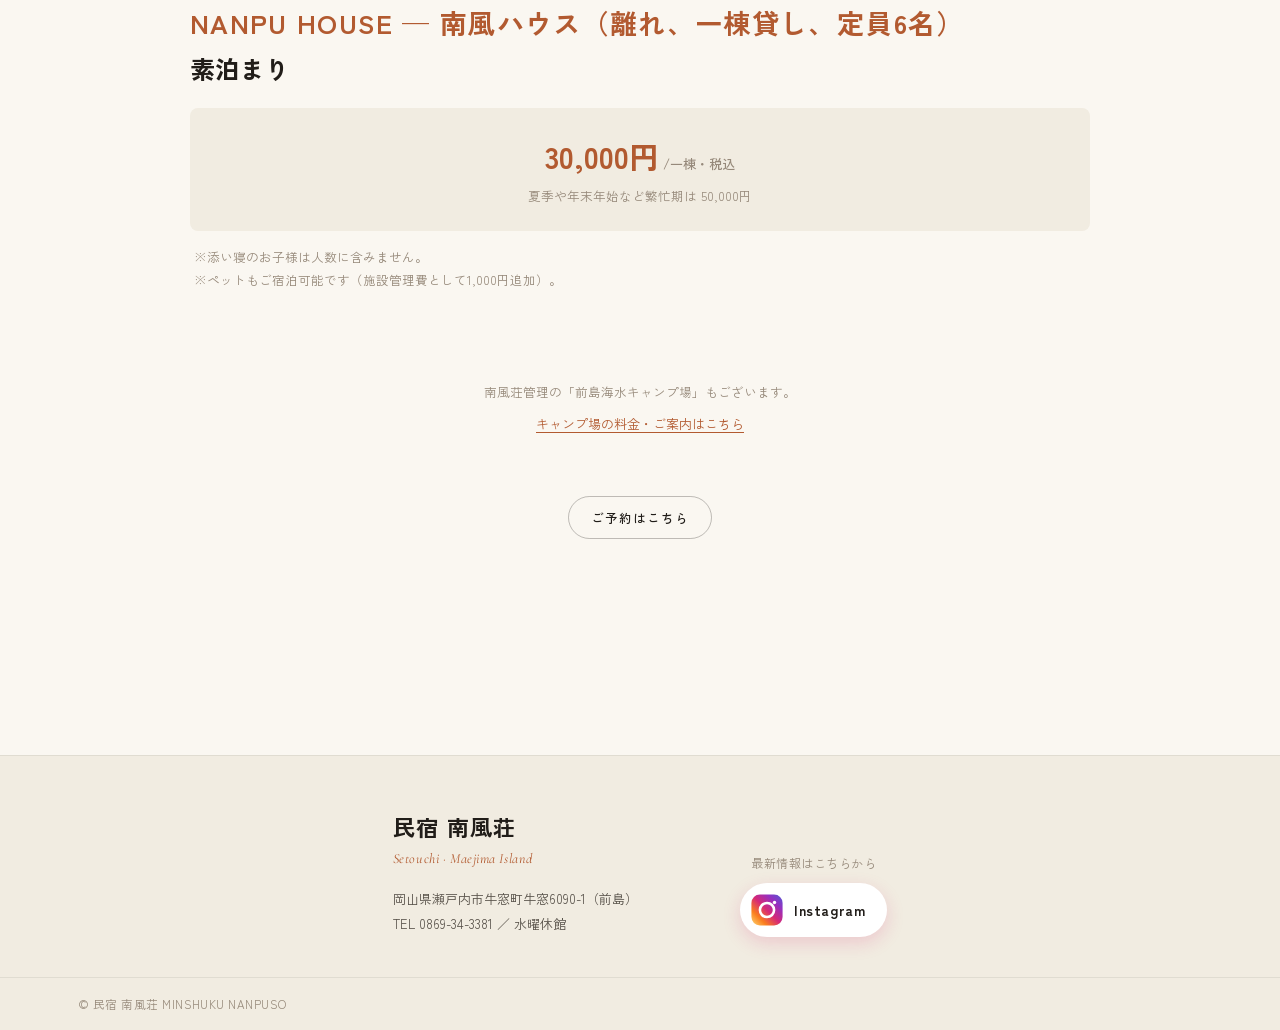
<file: price.html>
<!DOCTYPE html>
<html lang="ja">
<head>
<meta charset="utf-8">
<meta name="viewport" content="width=device-width, initial-scale=1">
<title>料金｜民宿 南風荘【公式HP】</title>
<link rel="canonical" href="https://nanpuusou.com/price.html">
<meta name="description" content="民宿「南風荘」のご宿泊料金のご案内。">
<meta property="og:type" content="website">
<meta property="og:title" content="料金｜民宿 南風荘【公式HP】">
<meta property="og:description" content="民宿「南風荘」のご宿泊料金のご案内。">
<meta property="og:url" content="https://nanpuusou.com/price.html">
<meta property="og:image" content="https://nanpuusou.com/images/hero.jpg">
<meta property="og:site_name" content="民宿 南風荘">
<meta property="og:locale" content="ja_JP">
<meta name="twitter:card" content="summary_large_image">
<link rel="icon" type="image/svg+xml" href="images/favicon-v2.svg">
<link rel="icon" type="image/png" sizes="96x96" href="images/favicon-v2.png">
<link rel="apple-touch-icon" href="apple-touch-icon.png">
<link rel="preconnect" href="https://fonts.googleapis.com">
<link rel="preconnect" href="https://fonts.gstatic.com" crossorigin>
<link href="https://fonts.googleapis.com/css2?family=Cormorant+Garamond:ital,wght@0,500;0,600;1,500;1,600&family=Zen+Kaku+Gothic+New:wght@300;400;500;700;900&display=swap" rel="stylesheet">
<link rel="stylesheet" href="style.css">
</head>
<body>

<header class="site-header">
  <div class="site-header__inner">
    <a href="index.html" class="logo">
      <span class="logo__ja">民宿 南風荘</span>
      <span class="logo__en">Maejima</span>
    </a>
    <nav class="nav-desktop">
      <a href="index.html">ホーム</a>
      <a href="cuisine.html">海鮮料理</a>
      <a href="about.html">本館</a>
      <a href="terasu.html">南風テラス</a>
      <a href="facility.html">ヴィラ・ハウス</a>
      <a href="price.html">料金</a>
      <a href="access.html">アクセス</a>
      <a href="camp.html">キャンプ場</a>
      <a href="news.html">お知らせ</a>
      <a href="tel:0869-34-3381" class="nav-tel">0869-34-3381</a>
      <a href="reservation.html" class="btn btn--pill-sm">ご予約</a>
    </nav>
    <a href="tel:0869-34-3381" class="header-tel" aria-label="お電話でのご予約・お問い合わせ"><svg viewBox="0 0 24 24"><path d="M22 16.92v3a2 2 0 0 1-2.18 2 19.79 19.79 0 0 1-8.63-3.07 19.5 19.5 0 0 1-6-6 19.79 19.79 0 0 1-3.07-8.67A2 2 0 0 1 4.11 2h3a2 2 0 0 1 2 1.72 12.84 12.84 0 0 0 .7 2.81 2 2 0 0 1-.45 2.11L8.09 9.91a16 16 0 0 0 6 6l1.27-1.27a2 2 0 0 1 2.11-.45 12.84 12.84 0 0 0 2.81.7A2 2 0 0 1 22 16.92z"/></svg></a>
    <button type="button" class="burger" aria-label="メニュー" aria-expanded="false" aria-controls="mobile-menu" id="burger-btn">
      <span></span>
      <span></span>
      <span></span>
    </button>
  </div>
  <nav class="nav-mobile" id="mobile-menu">
    <a href="index.html">ホーム</a>
    <a href="cuisine.html">海鮮料理</a>
    <a href="about.html">本館</a>
    <a href="terasu.html">南風テラス</a>
    <a href="facility.html">ヴィラ・ハウス</a>
    <a href="price.html">料金</a>
    <a href="access.html">アクセス</a>
    <a href="camp.html">キャンプ場</a>
    <a href="news.html">お知らせ</a>
    <a href="reservation.html" class="btn btn--pill-lg">ご予約・お問い合わせ</a>
  </nav>
</header>

<!-- ===== PRICE — detail page ===== -->
<section class="section">
  <div class="section__inner">
    <div class="section-head">
      <div class="eyebrow-num">
        <span class="eyebrow-num__label">Price — 料金</span>
      </div>
      <h1 class="display-heading">
        <span class="display-heading__en">Our Rates.</span>
        <span class="display-heading__ja">ご宿泊料金のご案内</span>
      </h1>
      <p class="body-text body-text--center-wide">現地でのクレジットカード決済も<br class="sp">ご利用いただけます。<br>ご不明な点はお気軽に<br class="sp">お電話でお問い合わせください。</p>
    </div>

    <!-- 本館 宿泊 -->
    <div class="price-section" id="main-building">
      <div class="price-section__head">
        <div class="price-section__eyebrow">Main Building — 本館 ご宿泊</div>
        <h3 class="price-section__title">1泊2食付き（夕食・朝食ともに<br class="sp">お部屋出し）</h3>
        <p class="price-section__lead">お一人様ののんびり宿泊から、<br class="sp">20名様前後の宴会ご宿泊までご対応可能。<br class="sp">主にご夕食の内容によりお値段が変わります。<br>チェックイン 15:30〜／チェックアウト 10:00</p>
      </div>
      <div class="price-table">
        <div class="price-row">
          <span class="price-row__label">控えめスタンダード</span>
          <span class="price-row__price">16,000円<small>/人・税込</small></span>
        </div>
        <div class="price-row">
          <span class="price-row__label">スタンダード</span>
          <span class="price-row__price">18,000円<small>/人・税込</small></span>
        </div>
        <div class="price-row">
          <span class="price-row__label">控えめデラックス</span>
          <span class="price-row__price">21,000円<small>/人・税込</small></span>
        </div>
        <div class="price-row">
          <span class="price-row__label">デラックス</span>
          <span class="price-row__price">23,000円<small>/人・税込</small></span>
        </div>
      </div>
      <p class="price-note">※ボリュームはプランで大きく変わらず、<br class="sp">お魚の種類やグレードが変わります<br class="sp">（控えめプランはやや少なめです）。<br>※お一人様でのご宿泊は2,000円増しとなります。<br>※わんちゃん等ペットもご一緒にご宿泊の場合、<br class="sp">施設管理費として1匹あたり1,000円頂戴いたします。</p>
    </div>

    <!-- お子様料金 -->
    <div class="price-section">
      <div class="price-section__head">
        <div class="price-section__eyebrow">Children — お子様料金</div>
        <h3 class="price-section__title">お子様のご宿泊</h3>
      </div>
      <div class="price-table">
        <div class="price-row">
          <span class="price-row__label">お食事あり・お布団あり</span>
          <span class="price-row__price">7,500円<small>税込</small></span>
        </div>
        <div class="price-row">
          <span class="price-row__label">お食事あり・お布団なし</span>
          <span class="price-row__price">6,500円<small>税込</small></span>
        </div>
        <div class="price-row">
          <span class="price-row__label">お食事なし・お布団あり</span>
          <span class="price-row__price">2,000円<small>税込</small></span>
        </div>
        <div class="price-row">
          <span class="price-row__label">お食事なし・お布団なし</span>
          <span class="price-row__price">1,000円<small>税込</small></span>
        </div>
      </div>
    </div>

    <!-- 本館 会食 -->
    <div class="price-section">
      <div class="price-section__head">
        <div class="price-section__eyebrow">Day Use — 昼・夕 会食</div>
        <h3 class="price-section__title">お食事のみのご利用<br class="sp">（ご宿泊なし）</h3>
        <p class="price-section__lead">2〜20名様程まで対応可能。<br class="sp">海を眺める畳のお部屋で<br class="sp">のんびりお食事いただけます。<br>その他ご希望のお値段があれば<br class="sp">お気軽にご相談ください。</p>
      </div>
      <div class="price-table">
        <div class="price-row">
          <span class="price-row__label">控えめコース</span>
          <span class="price-row__price">5,000円<small>/人・税込</small></span>
        </div>
        <div class="price-row">
          <span class="price-row__label">スタンダードコース</span>
          <span class="price-row__price">6,000円<small>/人・税込</small></span>
        </div>
        <div class="price-row">
          <span class="price-row__label">デラックスコース</span>
          <span class="price-row__price">8,000円<small>/人・税込</small></span>
        </div>
      </div>
    </div>

    <!-- 南風テラス -->
    <div class="price-section" id="terasu">
      <div class="price-section__head">
        <div class="price-section__eyebrow">Nanpu Terrace — 南風テラス<br class="sp">（離れ、一棟貸し、定員2名）</div>
        <h3 class="price-section__title">3つのスタイルから<br class="sp">お選びいただけます</h3>
      </div>
      <div class="price-styles">
        <div class="price-style">
          <h4 class="price-style__name">① 素泊まり</h4>
          <p class="price-style__desc">お食事なしのご宿泊のみ。</p>
          <div class="price-style__price">23,000円<small>/人・税込</small></div>
          <div class="price-style__sub">お一人様でのご宿泊：28,000円</div>
        </div>
        <div class="price-style">
          <h4 class="price-style__name">② テラスへご夕食をお運び〔一泊夕食付〕</h4>
          <p class="price-style__desc">徒歩1分の本館特製の海鮮料理を重箱に詰めて<br class="sp">テラスへお運びします（朝食なし）。</p>
          <div class="price-style__price">29,000円<small>/人・税込</small></div>
          <div class="price-style__sub">お一人様でのご宿泊：34,000円</div>
        </div>
        <div class="price-style">
          <h4 class="price-style__name">③ 本館で夕・朝のお食事〔一泊二食付〕</h4>
          <p class="price-style__desc">ご宿泊はテラスで、<br class="sp">お食事は徒歩1分の本館で豪華海鮮会席を。<br class="sp">お食事の内容によりお値段が変わります。</p>
          <div class="price-table">
            <div class="price-row">
              <span class="price-row__label">控えめスタンダード</span>
              <span class="price-row__price">27,500円<small>/人・税込</small></span>
            </div>
            <div class="price-row">
              <span class="price-row__label">スタンダード</span>
              <span class="price-row__price">29,000円<small>/人・税込</small></span>
            </div>
            <div class="price-row">
              <span class="price-row__label">控えめデラックス</span>
              <span class="price-row__price">31,000円<small>/人・税込</small></span>
            </div>
            <div class="price-row">
              <span class="price-row__label">デラックス</span>
              <span class="price-row__price">33,000円<small>/人・税込</small></span>
            </div>
          </div>
          <p class="price-note">※お一人様でのご宿泊の場合は各代金に6,000円追加になります。</p>
        </div>
      </div>
    </div>

    <!-- 南風ヴィラ -->
    <div class="price-section" id="vira">
      <div class="price-section__head">
        <div class="price-section__eyebrow">Nanpu Villa — 南風ヴィラ<br class="sp">（離れ、一棟貸し、定員9名）</div>
        <h3 class="price-section__title">素泊まり</h3>
      </div>
      <div class="price-block-simple">
        <div class="price-block-simple__price">40,000円<small>/一棟・税込</small></div>
        <div class="price-block-simple__sub">夏季や年末年始など繁忙期は 60,000円</div>
      </div>
      <p class="price-note">※添い寝のお子様は人数に含みません。<br>※ペットもご宿泊可能です<br class="sp">（施設管理費として1,000円追加）。</p>
    </div>

    <!-- 南風ハウス -->
    <div class="price-section" id="house">
      <div class="price-section__head">
        <div class="price-section__eyebrow">Nanpu House — 南風ハウス<br class="sp">（離れ、一棟貸し、定員6名）</div>
        <h3 class="price-section__title">素泊まり</h3>
      </div>
      <div class="price-block-simple">
        <div class="price-block-simple__price">30,000円<small>/一棟・税込</small></div>
        <div class="price-block-simple__sub">夏季や年末年始など繁忙期は 50,000円</div>
      </div>
      <p class="price-note">※添い寝のお子様は人数に含みません。<br>※ペットもご宿泊可能です<br class="sp">（施設管理費として1,000円追加）。</p>
    </div>

    <p class="about-note">南風荘管理の「前島海水キャンプ場」もございます。<br><a href="camp.html" class="access-step__link">キャンプ場の料金・ご案内はこちら</a></p>

    <div class="section-cta">
      <a href="reservation.html" class="btn btn--outline">ご予約はこちら</a>
    </div>
  </div>
</section>

<!-- ===== FOOTER ===== -->
<footer class="site-footer">
  <div class="site-footer__inner">
    <div>
      <div class="site-footer__logo">民宿 南風荘</div>
      <div class="site-footer__en">Setouchi · Maejima Island</div>
      <p class="site-footer__addr">岡山県瀬戸内市牛窓町牛窓6090-1（前島）<br>TEL 0869-34-3381 ／ 水曜休館</p>
    </div>
    <div class="site-footer__social-block">
      <div class="site-footer__social-label">最新情報はこちらから</div>
      <a href="https://www.instagram.com/nanpuso/" target="_blank" rel="noopener" class="site-footer__social">
        <svg viewBox="0 0 24 24"><defs><linearGradient id="ig-grad" x1="0%" y1="100%" x2="100%" y2="0%"><stop offset="0%" stop-color="#feda75"/><stop offset="25%" stop-color="#fa7e1e"/><stop offset="50%" stop-color="#d62976"/><stop offset="75%" stop-color="#962fbf"/><stop offset="100%" stop-color="#4f5bd5"/></linearGradient></defs><rect x="1" y="1" width="22" height="22" rx="6" fill="url(#ig-grad)"></rect><circle cx="12" cy="12" r="5" fill="none" stroke="#fff" stroke-width="1.8"></circle><circle cx="17.3" cy="6.7" r="1.2" fill="#fff"></circle></svg>
        Instagram
      </a>
    </div>
  </div>
  <div class="site-footer__bottom">
    <div class="site-footer__bottom-inner">© 民宿 南風荘 MINSHUKU NANPUSO</div>
  </div>
</footer>

<script src="main.js"></script>
</body>
</html>
</file>
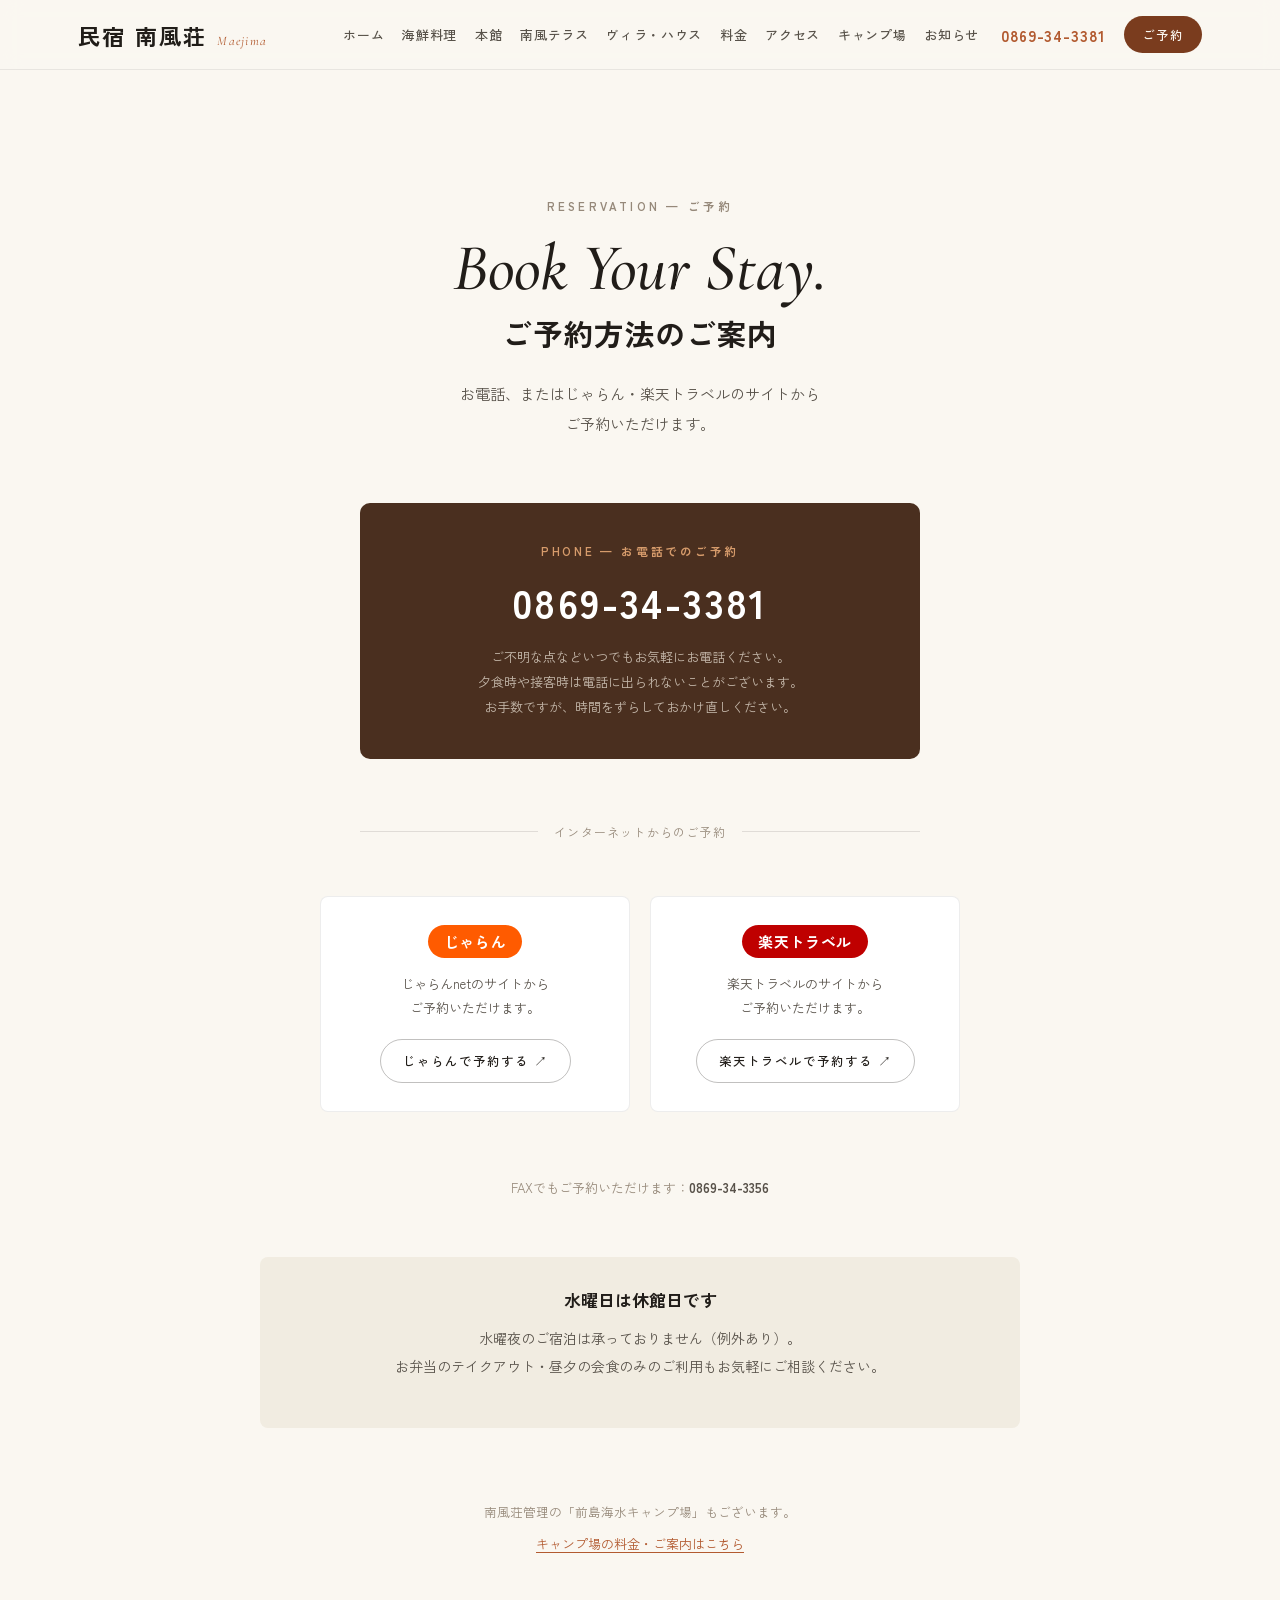
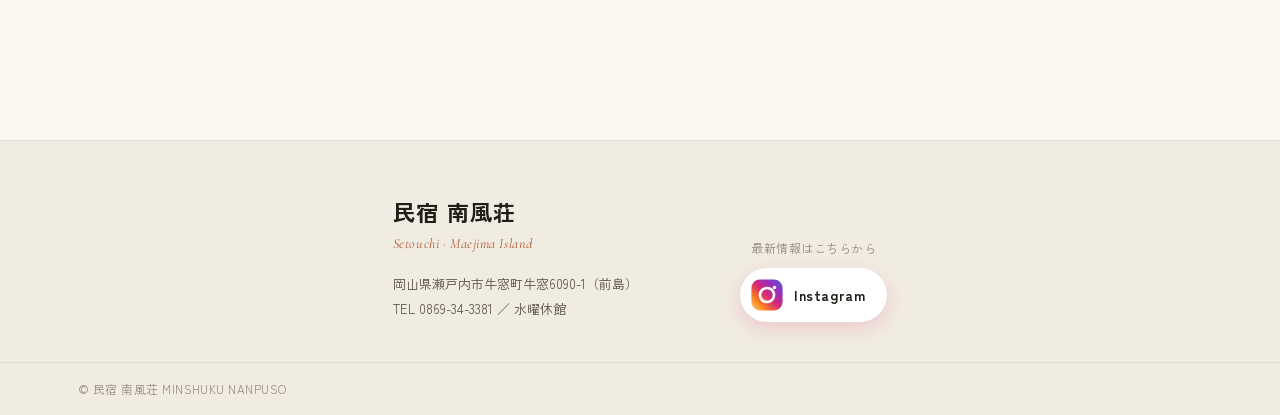
<file: reservation.html>
<!DOCTYPE html>
<html lang="ja">
<head>
<meta charset="utf-8">
<meta name="viewport" content="width=device-width, initial-scale=1">
<title>ご予約｜民宿 南風荘【公式HP】</title>
<link rel="canonical" href="https://nanpuusou.com/reservation.html">
<meta name="description" content="民宿「南風荘」のご予約方法のご案内。お電話、または楽天トラベル・じゃらんから承っております。">
<meta property="og:type" content="website">
<meta property="og:title" content="ご予約｜民宿 南風荘【公式HP】">
<meta property="og:description" content="民宿「南風荘」のご予約方法のご案内。お電話でのご予約を承っております。">
<meta property="og:url" content="https://nanpuusou.com/reservation.html">
<meta property="og:image" content="https://nanpuusou.com/images/hero.jpg">
<meta property="og:site_name" content="民宿 南風荘">
<meta property="og:locale" content="ja_JP">
<meta name="twitter:card" content="summary_large_image">
<link rel="icon" type="image/svg+xml" href="images/favicon-v2.svg">
<link rel="icon" type="image/png" sizes="96x96" href="images/favicon-v2.png">
<link rel="apple-touch-icon" href="apple-touch-icon.png">
<link rel="preconnect" href="https://fonts.googleapis.com">
<link rel="preconnect" href="https://fonts.gstatic.com" crossorigin>
<link href="https://fonts.googleapis.com/css2?family=Cormorant+Garamond:ital,wght@0,500;0,600;1,500;1,600&family=Zen+Kaku+Gothic+New:wght@300;400;500;700;900&display=swap" rel="stylesheet">
<link rel="stylesheet" href="style.css">
</head>
<body>

<header class="site-header">
  <div class="site-header__inner">
    <a href="index.html" class="logo">
      <span class="logo__ja">民宿 南風荘</span>
      <span class="logo__en">Maejima</span>
    </a>
    <nav class="nav-desktop">
      <a href="index.html">ホーム</a>
      <a href="cuisine.html">海鮮料理</a>
      <a href="about.html">本館</a>
      <a href="terasu.html">南風テラス</a>
      <a href="facility.html">ヴィラ・ハウス</a>
      <a href="price.html">料金</a>
      <a href="access.html">アクセス</a>
      <a href="camp.html">キャンプ場</a>
      <a href="news.html">お知らせ</a>
      <a href="tel:0869-34-3381" class="nav-tel">0869-34-3381</a>
      <a href="reservation.html" class="btn btn--pill-sm">ご予約</a>
    </nav>
    <a href="tel:0869-34-3381" class="header-tel" aria-label="お電話でのご予約・お問い合わせ"><svg viewBox="0 0 24 24"><path d="M22 16.92v3a2 2 0 0 1-2.18 2 19.79 19.79 0 0 1-8.63-3.07 19.5 19.5 0 0 1-6-6 19.79 19.79 0 0 1-3.07-8.67A2 2 0 0 1 4.11 2h3a2 2 0 0 1 2 1.72 12.84 12.84 0 0 0 .7 2.81 2 2 0 0 1-.45 2.11L8.09 9.91a16 16 0 0 0 6 6l1.27-1.27a2 2 0 0 1 2.11-.45 12.84 12.84 0 0 0 2.81.7A2 2 0 0 1 22 16.92z"/></svg></a>
    <button type="button" class="burger" aria-label="メニュー" aria-expanded="false" aria-controls="mobile-menu" id="burger-btn">
      <span></span>
      <span></span>
      <span></span>
    </button>
  </div>
  <nav class="nav-mobile" id="mobile-menu">
    <a href="index.html">ホーム</a>
    <a href="cuisine.html">海鮮料理</a>
    <a href="about.html">本館</a>
    <a href="terasu.html">南風テラス</a>
    <a href="facility.html">ヴィラ・ハウス</a>
    <a href="price.html">料金</a>
    <a href="access.html">アクセス</a>
    <a href="camp.html">キャンプ場</a>
    <a href="news.html">お知らせ</a>
    <a href="reservation.html" class="btn btn--pill-lg">ご予約・お問い合わせ</a>
  </nav>
</header>

<!-- ===== RESERVATION — detail page ===== -->
<section class="section">
  <div class="section__inner">
    <div class="section-head">
      <div class="eyebrow-num">
        <span class="eyebrow-num__label">Reservation — ご予約</span>
      </div>
      <h1 class="display-heading">
        <span class="display-heading__en">Book Your Stay.</span>
        <span class="display-heading__ja">ご予約方法のご案内</span>
      </h1>
      <p class="body-text body-text--center-wide">お電話、または<br class="sp">じゃらん・楽天トラベルのサイトから<br>ご予約いただけます。</p>
    </div>

    <div class="reserve-primary">
      <div class="reserve-primary__label">Phone — お電話でのご予約</div>
      <a href="tel:0869-34-3381" class="reserve-primary__tel">0869-34-3381</a>
      <p class="reserve-primary__note">ご不明な点などいつでもお気軽に<br class="sp">お電話ください。<br>夕食時や接客時は電話に出られないことが<br class="sp">ございます。<br>お手数ですが、時間をずらして<br class="sp">おかけ直しください。</p>
    </div>

    <div class="reserve-divider"><span class="reserve-divider__text">インターネットからのご予約</span></div>

    <div class="reserve-otas">
      <div class="reserve-ota-card">
        <span class="reserve-ota-card__badge reserve-ota-card__badge--jalan">じゃらん</span>
        <p class="reserve-ota-card__desc">じゃらんnetのサイトから<br>ご予約いただけます。</p>
        <a href="https://www.jalan.net/yad396513/" target="_blank" rel="noopener" class="btn btn--outline">じゃらんで予約する ↗</a>
      </div>
      <div class="reserve-ota-card">
        <span class="reserve-ota-card__badge reserve-ota-card__badge--rakuten">楽天トラベル</span>
        <p class="reserve-ota-card__desc">楽天トラベルのサイトから<br>ご予約いただけます。</p>
        <a href="https://travel.rakuten.co.jp/HOTEL/67227/67227.html" target="_blank" rel="noopener" class="btn btn--outline">楽天トラベルで予約する ↗</a>
      </div>
    </div>

    <p class="reserve-fax">FAXでもご予約いただけます：<strong>0869-34-3356</strong></p>

    <div class="access-pickup">
      <h3 class="access-pickup__title">水曜日は休館日です</h3>
      <p class="access-pickup__desc">水曜夜のご宿泊は承っておりません（例外あり）。<br>お弁当のテイクアウト・昼夕の会食のみのご利用もお気軽にご相談ください。</p>
    </div>

    <p class="about-note">南風荘管理の「前島海水キャンプ場」もございます。<br><a href="camp.html" class="access-step__link">キャンプ場の料金・ご案内はこちら</a></p>
  </div>
</section>

<!-- ===== FOOTER ===== -->
<footer class="site-footer">
  <div class="site-footer__inner">
    <div>
      <div class="site-footer__logo">民宿 南風荘</div>
      <div class="site-footer__en">Setouchi · Maejima Island</div>
      <p class="site-footer__addr">岡山県瀬戸内市牛窓町牛窓6090-1（前島）<br>TEL 0869-34-3381 ／ 水曜休館</p>
    </div>
    <div class="site-footer__social-block">
      <div class="site-footer__social-label">最新情報はこちらから</div>
      <a href="https://www.instagram.com/nanpuso/" target="_blank" rel="noopener" class="site-footer__social">
        <svg viewBox="0 0 24 24"><defs><linearGradient id="ig-grad" x1="0%" y1="100%" x2="100%" y2="0%"><stop offset="0%" stop-color="#feda75"/><stop offset="25%" stop-color="#fa7e1e"/><stop offset="50%" stop-color="#d62976"/><stop offset="75%" stop-color="#962fbf"/><stop offset="100%" stop-color="#4f5bd5"/></linearGradient></defs><rect x="1" y="1" width="22" height="22" rx="6" fill="url(#ig-grad)"></rect><circle cx="12" cy="12" r="5" fill="none" stroke="#fff" stroke-width="1.8"></circle><circle cx="17.3" cy="6.7" r="1.2" fill="#fff"></circle></svg>
        Instagram
      </a>
    </div>
  </div>
  <div class="site-footer__bottom">
    <div class="site-footer__bottom-inner">© 民宿 南風荘 MINSHUKU NANPUSO</div>
  </div>
</footer>

<script src="main.js"></script>
</body>
</html>
</file>
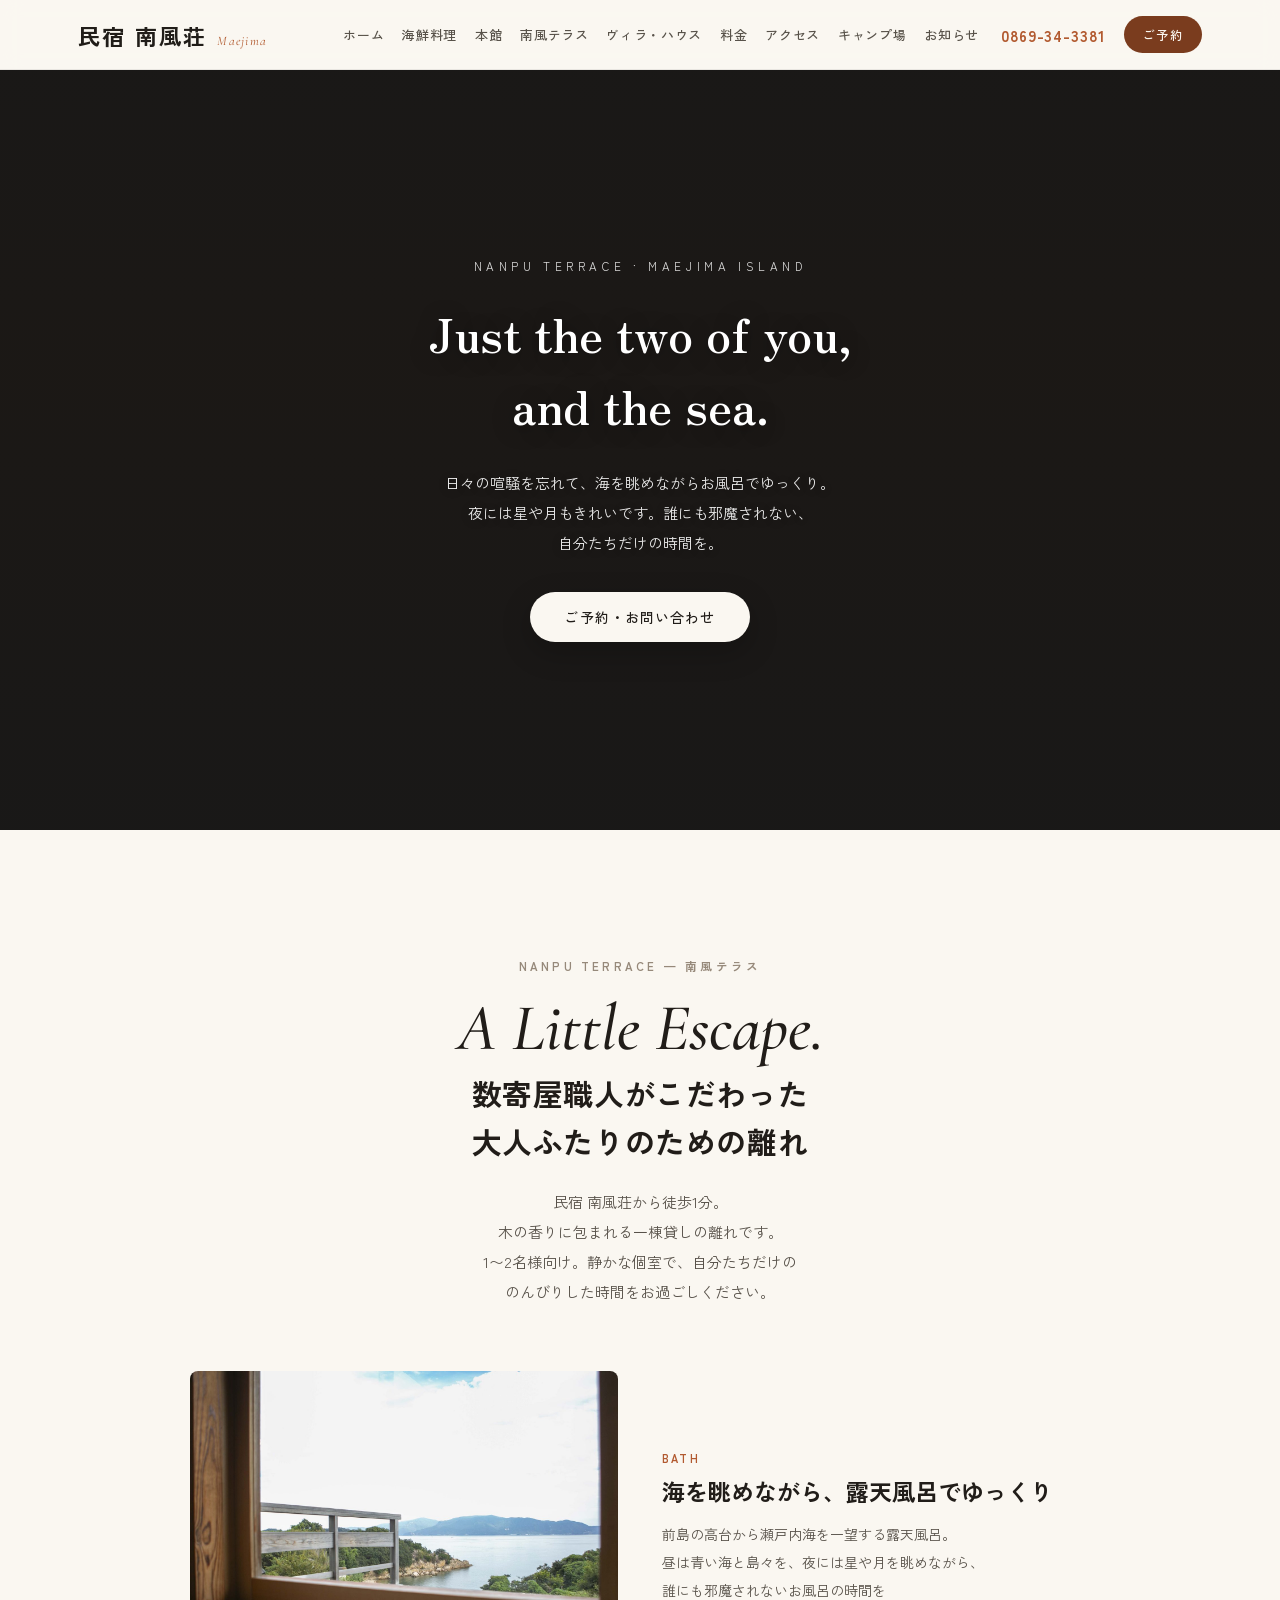
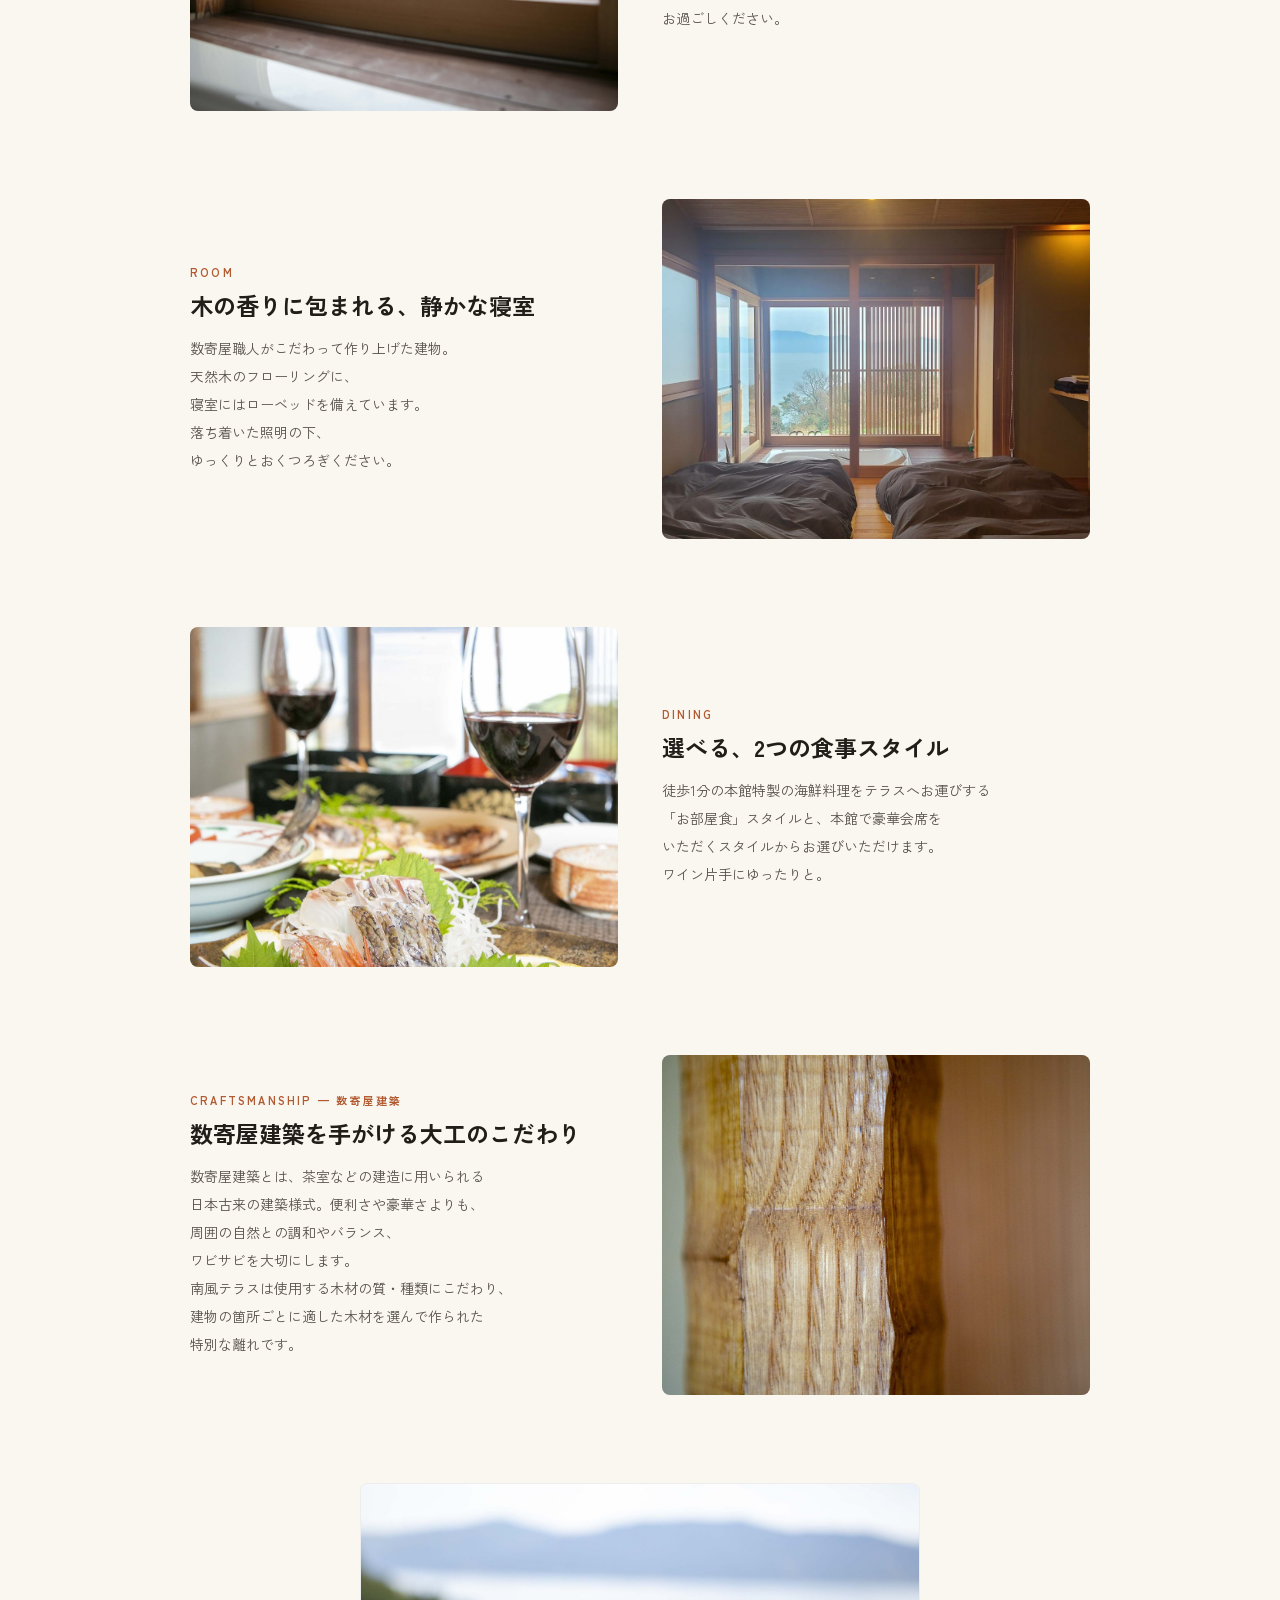
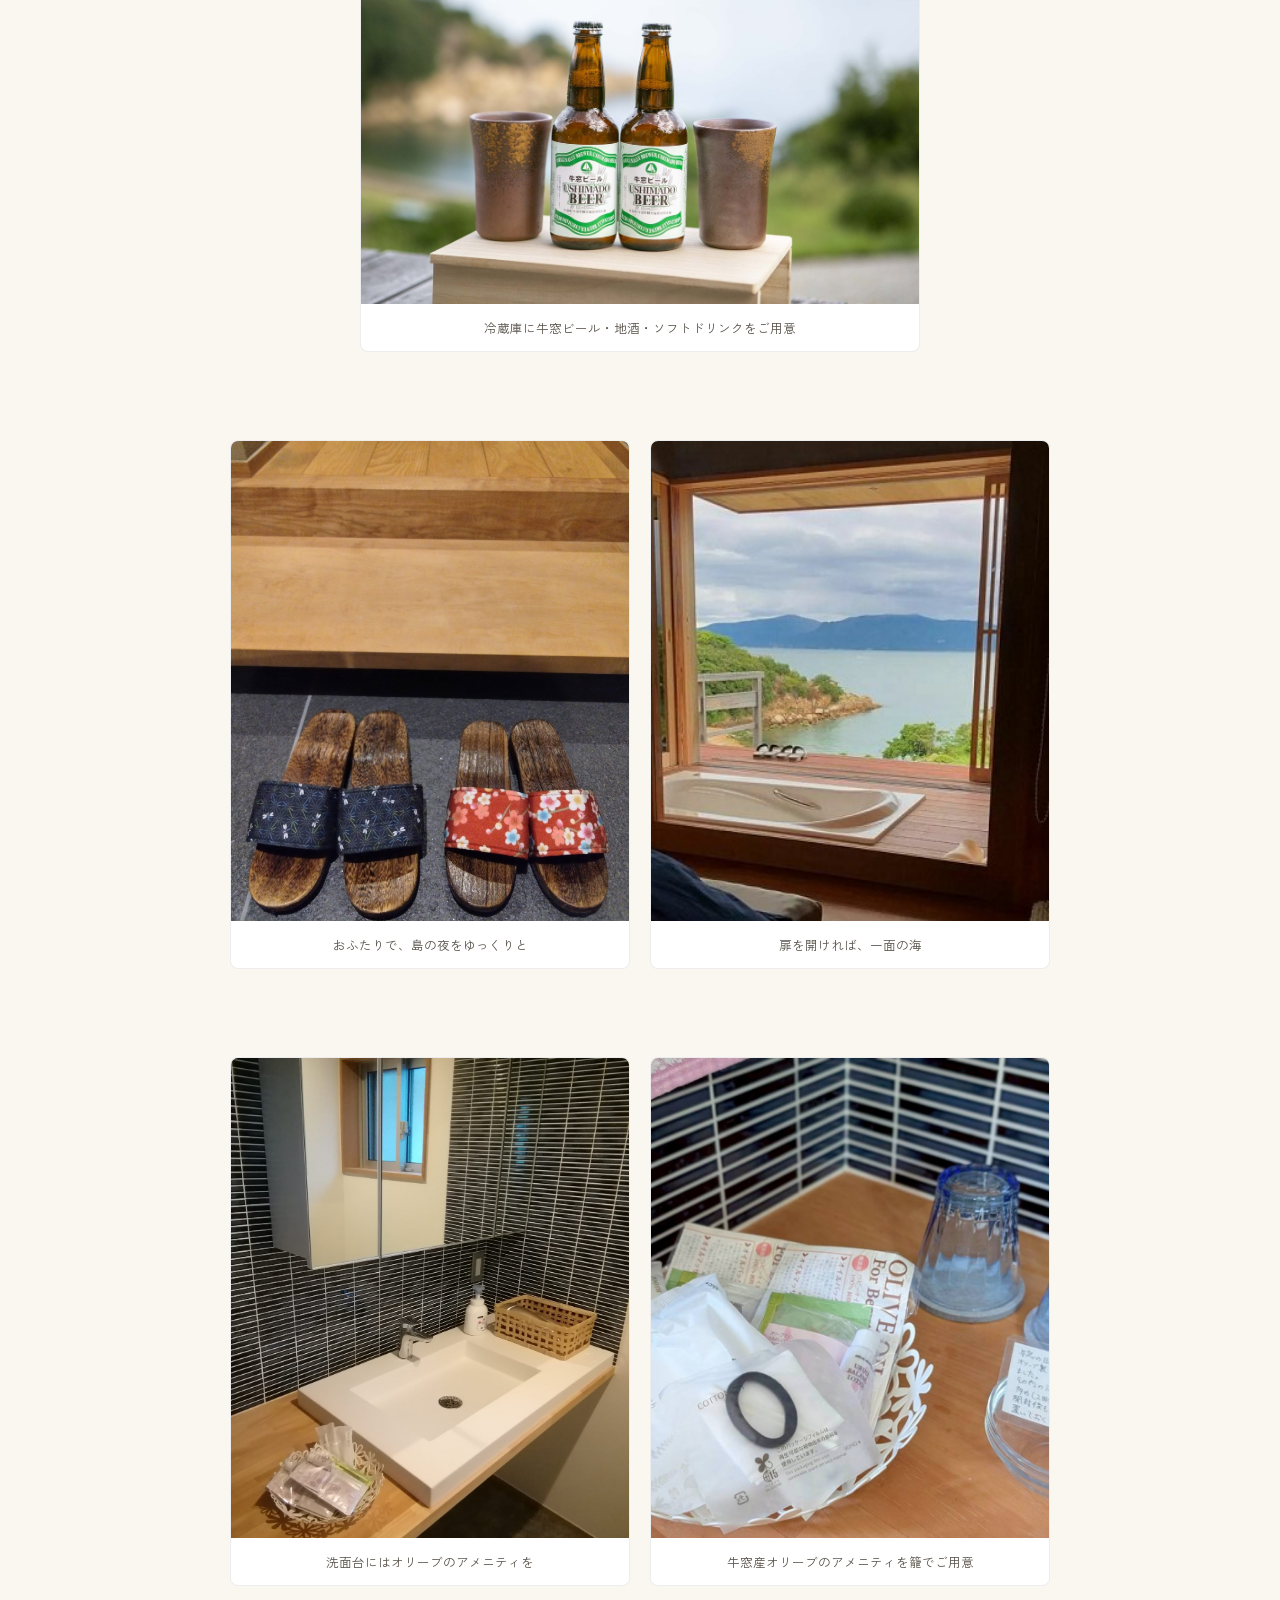
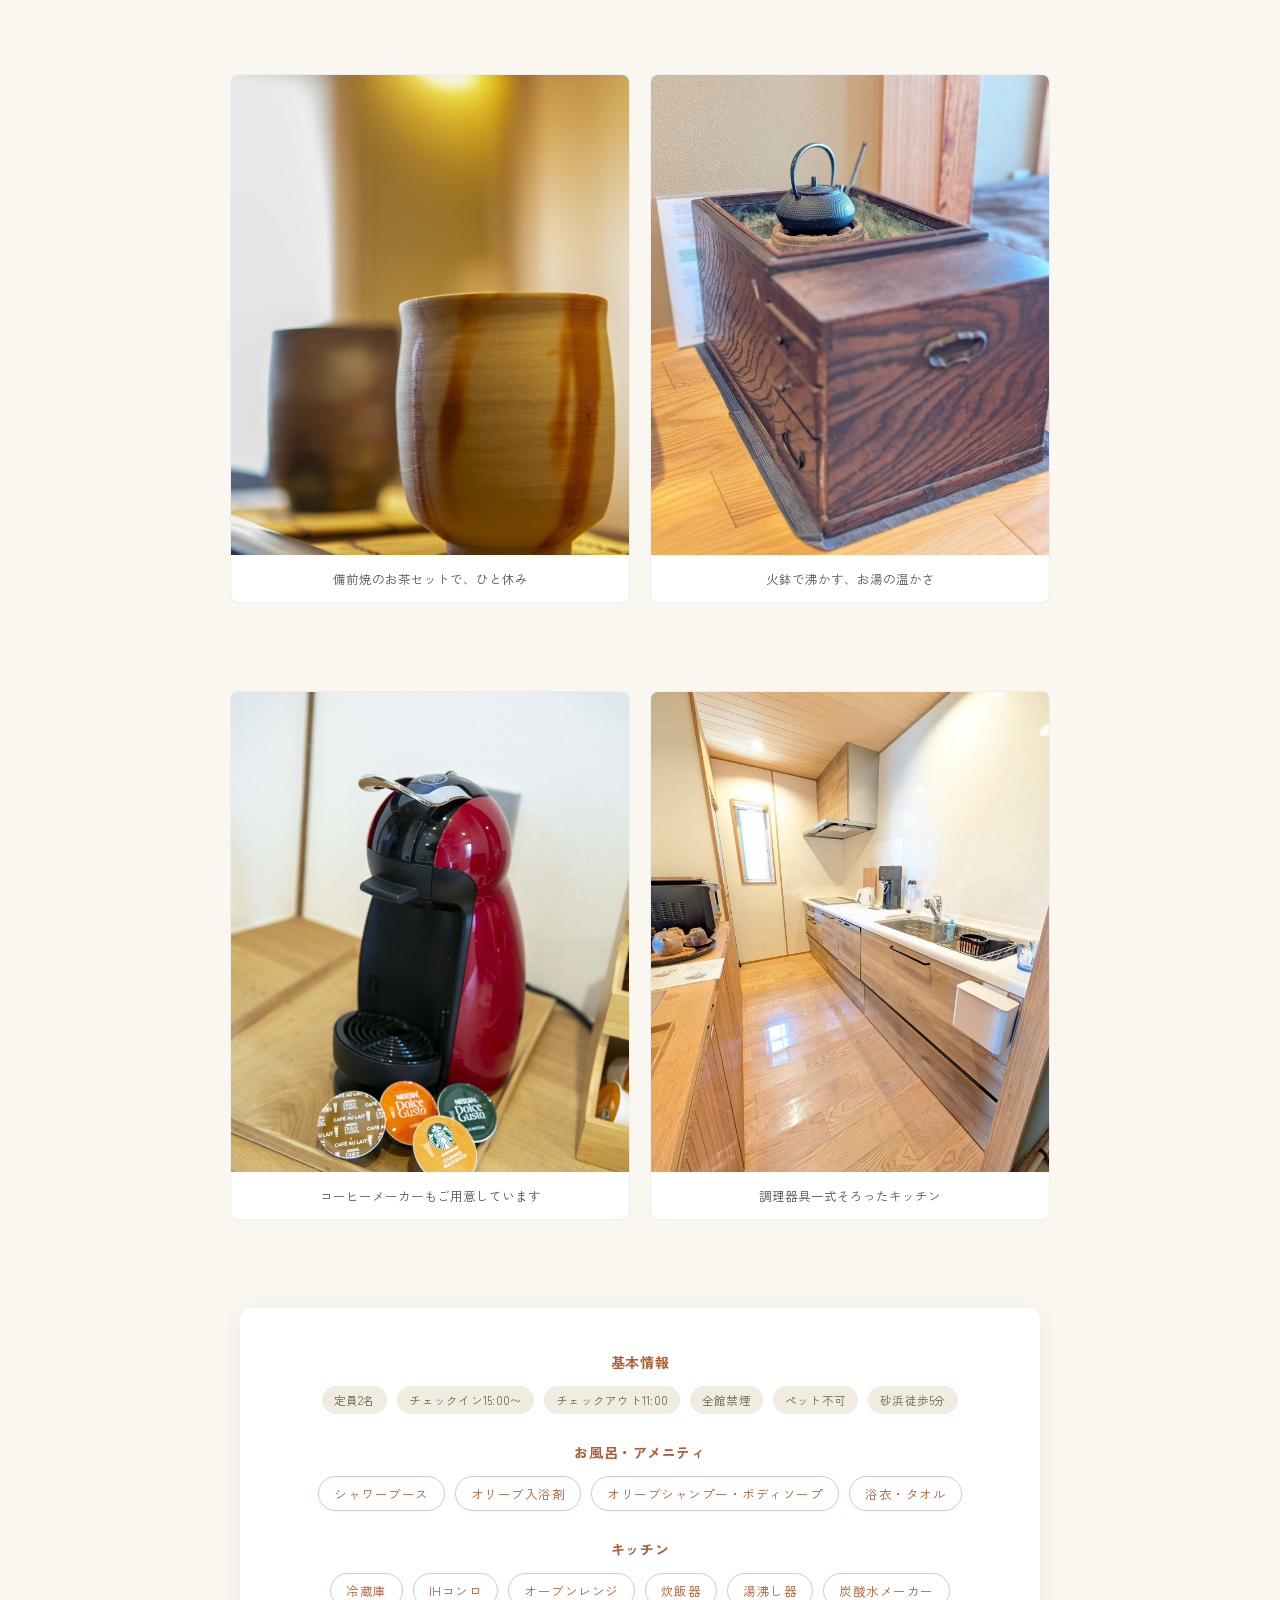
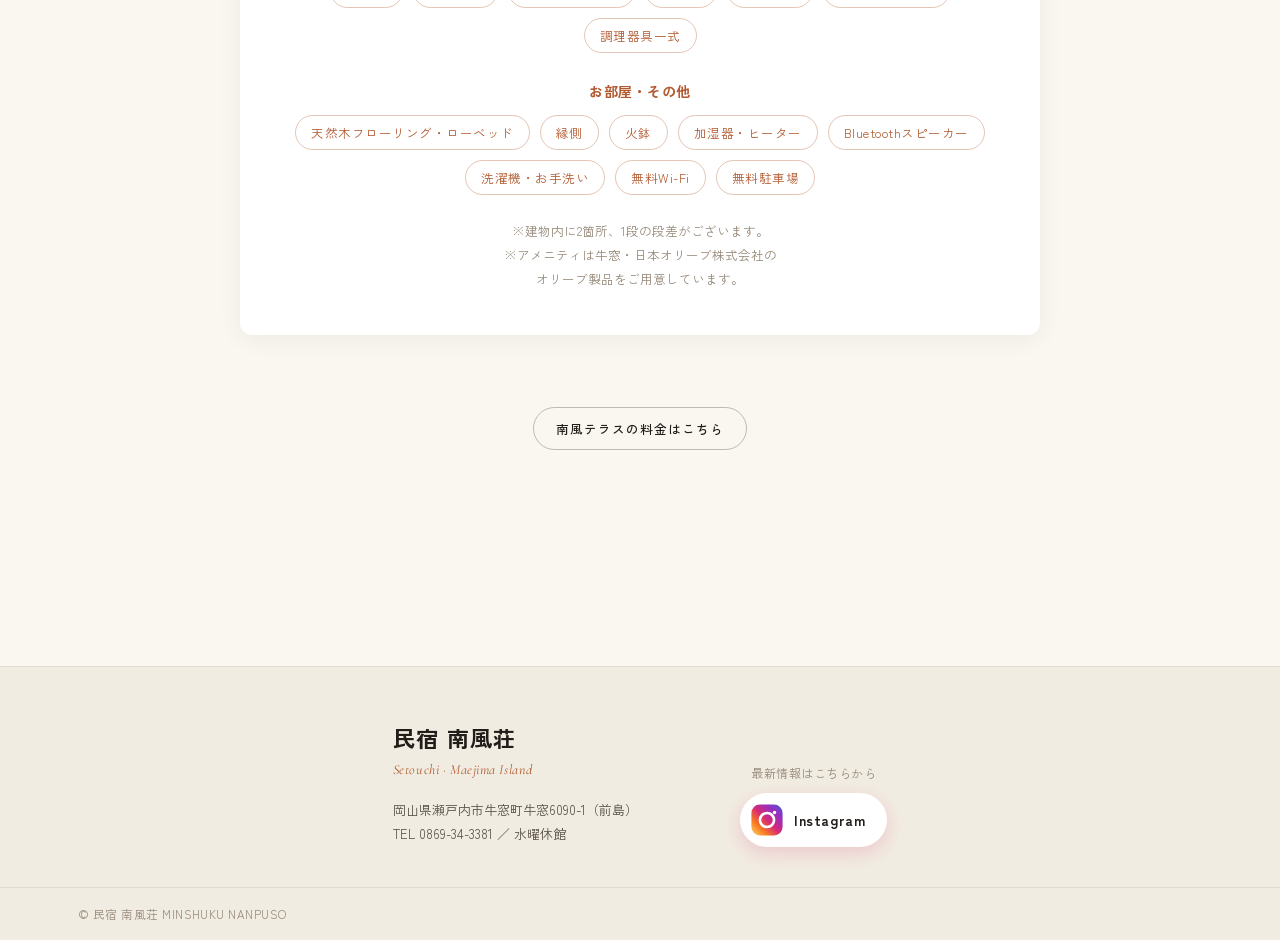
<file: terasu.html>
<!DOCTYPE html>
<html lang="ja">
<head>
<meta charset="utf-8">
<meta name="viewport" content="width=device-width, initial-scale=1">
<title>南風テラス｜民宿 南風荘【公式HP】</title>
<link rel="canonical" href="https://nanpuusou.com/terasu.html">
<meta name="description" content="岡山県瀬戸内市牛窓町・前島。民宿「南風荘」から徒歩1分、一棟貸しの離れ「南風テラス」。海を眺める露天風呂と、大人ふたりのための静かな時間を。">
<meta property="og:type" content="website">
<meta property="og:title" content="南風テラス｜民宿 南風荘【公式HP】">
<meta property="og:description" content="海を眺める露天風呂と、大人ふたりのための静かな時間を。徒歩1分、一棟貸しの離れ「南風テラス」。">
<meta property="og:url" content="https://nanpuusou.com/terasu.html">
<meta property="og:image" content="https://nanpuusou.com/images/terasu_hero.jpg">
<meta property="og:site_name" content="民宿 南風荘">
<meta property="og:locale" content="ja_JP">
<meta name="twitter:card" content="summary_large_image">
<link rel="icon" type="image/svg+xml" href="images/favicon-v2.svg">
<link rel="icon" type="image/png" sizes="96x96" href="images/favicon-v2.png">
<link rel="apple-touch-icon" href="apple-touch-icon.png">
<link rel="preconnect" href="https://fonts.googleapis.com">
<link rel="preconnect" href="https://fonts.gstatic.com" crossorigin>
<link href="https://fonts.googleapis.com/css2?family=Cormorant+Garamond:ital,wght@0,500;0,600;1,500;1,600&family=Zen+Old+Mincho:wght@500;600&family=Zen+Kaku+Gothic+New:wght@300;400;500;700;900&display=swap" rel="stylesheet">
<link rel="stylesheet" href="style.css">
</head>
<body>

<header class="site-header">
  <div class="site-header__inner">
    <a href="index.html" class="logo">
      <span class="logo__ja">民宿 南風荘</span>
      <span class="logo__en">Maejima</span>
    </a>
    <nav class="nav-desktop">
      <a href="index.html">ホーム</a>
      <a href="cuisine.html">海鮮料理</a>
      <a href="about.html">本館</a>
      <a href="terasu.html">南風テラス</a>
      <a href="facility.html">ヴィラ・ハウス</a>
      <a href="price.html">料金</a>
      <a href="access.html">アクセス</a>
      <a href="camp.html">キャンプ場</a>
      <a href="news.html">お知らせ</a>
      <a href="tel:0869-34-3381" class="nav-tel">0869-34-3381</a>
      <a href="reservation.html" class="btn btn--pill-sm">ご予約</a>
    </nav>
    <a href="tel:0869-34-3381" class="header-tel" aria-label="お電話でのご予約・お問い合わせ"><svg viewBox="0 0 24 24"><path d="M22 16.92v3a2 2 0 0 1-2.18 2 19.79 19.79 0 0 1-8.63-3.07 19.5 19.5 0 0 1-6-6 19.79 19.79 0 0 1-3.07-8.67A2 2 0 0 1 4.11 2h3a2 2 0 0 1 2 1.72 12.84 12.84 0 0 0 .7 2.81 2 2 0 0 1-.45 2.11L8.09 9.91a16 16 0 0 0 6 6l1.27-1.27a2 2 0 0 1 2.11-.45 12.84 12.84 0 0 0 2.81.7A2 2 0 0 1 22 16.92z"/></svg></a>
    <button type="button" class="burger" aria-label="メニュー" aria-expanded="false" aria-controls="mobile-menu" id="burger-btn">
      <span></span>
      <span></span>
      <span></span>
    </button>
  </div>
  <nav class="nav-mobile" id="mobile-menu">
    <a href="index.html">ホーム</a>
    <a href="cuisine.html">海鮮料理</a>
    <a href="about.html">本館</a>
    <a href="terasu.html">南風テラス</a>
    <a href="facility.html">ヴィラ・ハウス</a>
    <a href="price.html">料金</a>
    <a href="access.html">アクセス</a>
    <a href="camp.html">キャンプ場</a>
    <a href="news.html">お知らせ</a>
    <a href="reservation.html" class="btn btn--pill-lg">ご予約・お問い合わせ</a>
  </nav>
</header>

<!-- ===== TERASU — hero ===== -->
<section class="terasu-hero">
  <img src="images/terasu_hero_exterior.jpg" alt="緑越しに見る南風テラスの外観" class="terasu-hero__img">
  <img src="images/terasu_hero_bath.jpg" alt="南風テラスの露天風呂から望む瀬戸内海" class="terasu-hero__img">
  <img src="images/terasu_hero_flare.jpg" alt="南風テラスの木格子と陽光" class="terasu-hero__img">
  <img src="images/terasu_hero_night1.jpg" alt="夜の南風テラス外観、灯りに包まれたウッドデッキ" class="terasu-hero__img" style="object-position: center 40%;">
  <img src="images/terasu_hero_stars.jpg" alt="南風テラスから望む夜空と星" class="terasu-hero__img" style="object-position: center 75%;">
  <div class="terasu-hero__scrim"></div>
  <div class="terasu-hero__content">
    <div class="terasu-hero__eyebrow">NANPU TERRACE · MAEJIMA ISLAND</div>
    <h1 class="terasu-hero__title">Just the two of you,<br>and the sea.</h1>
    <p class="terasu-hero__lead">日々の喧騒を忘れて、海を眺めながらお風呂でゆっくり。<br>夜には星や月もきれいです。誰にも邪魔されない、<br>自分たちだけの時間を。</p>
    <a href="reservation.html" class="btn btn--hero">ご予約・お問い合わせ</a>
  </div>
</section>

<section class="section terasu-section">
  <div class="section__inner">
    <div class="section-head">
      <div class="eyebrow-num">
        <span class="eyebrow-num__label">Nanpu Terrace — 南風テラス</span>
      </div>
      <h2 class="display-heading">
        <span class="display-heading__en">A Little Escape.</span>
        <span class="display-heading__ja">数寄屋職人がこだわった<br>大人ふたりのための離れ</span>
      </h2>
      <p class="body-text body-text--center-wide">民宿 南風荘から徒歩1分。<br>木の香りに包まれる一棟貸しの離れです。<br>1〜2名様向け。静かな個室で、自分たちだけの<br>のんびりした時間をお過ごしください。</p>
    </div>

    <div class="about-feature">
      <div class="about-feature__media">
        <img src="images/terasu_bath2.jpg" alt="南風テラスの露天風呂から望む瀬戸内海の眺め" loading="lazy" decoding="async">
      </div>
      <div>
        <div class="about-feature__en">Bath</div>
        <h3 class="about-feature__title">海を眺めながら、露天風呂でゆっくり</h3>
        <p class="about-feature__desc">前島の高台から瀬戸内海を一望する露天風呂。<br>昼は青い海と島々を、夜には星や月を眺めながら、<br>誰にも邪魔されないお風呂の時間を<br>お過ごしください。</p>
      </div>
    </div>

    <div class="about-feature about-feature--reverse">
      <div class="about-feature__media">
        <img src="images/terasu_home_bedbath.jpg" alt="南風テラスの寝室、露天風呂と瀬戸内海が望める" loading="lazy" decoding="async">
      </div>
      <div>
        <div class="about-feature__en">Room</div>
        <h3 class="about-feature__title">木の香りに包まれる、静かな寝室</h3>
        <p class="about-feature__desc">数寄屋職人がこだわって作り上げた建物。<br>天然木のフローリングに、<br>寝室にはローベッドを備えています。<br>落ち着いた照明の下、<br>ゆっくりとおくつろぎください。</p>
      </div>
    </div>

    <div class="about-feature">
      <div class="about-feature__media">
        <img src="images/terasu_dining.jpg" alt="南風テラスでのお食事、海鮮料理とワイン" loading="lazy" decoding="async">
      </div>
      <div>
        <div class="about-feature__en">Dining</div>
        <h3 class="about-feature__title">選べる、2つの食事スタイル</h3>
        <p class="about-feature__desc">徒歩1分の本館特製の海鮮料理をテラスへお運びする<br>「お部屋食」スタイルと、本館で豪華会席を<br>いただくスタイルからお選びいただけます。<br>ワイン片手にゆったりと。</p>
      </div>
    </div>

    <div class="about-feature about-feature--reverse">
      <div class="about-feature__media">
        <img src="images/terasu_wood_joint.jpg" alt="南風テラスの木材の継ぎ目、職人の手仕事" loading="lazy" decoding="async">
      </div>
      <div>
        <div class="about-feature__en">Craftsmanship — 数寄屋建築</div>
        <h3 class="about-feature__title">数寄屋建築を手がける大工のこだわり</h3>
        <p class="about-feature__desc">数寄屋建築とは、茶室などの建造に用いられる<br>日本古来の建築様式。便利さや豪華さよりも、<br>周囲の自然との調和やバランス、<br>ワビサビを大切にします。<br>南風テラスは使用する木材の質・種類にこだわり、<br>建物の箇所ごとに適した木材を選んで作られた<br>特別な離れです。</p>
      </div>
    </div>

    <div class="terasu-detail-row" style="grid-template-columns: 1fr; max-width: 560px;">
      <div class="terasu-detail-card">
        <img src="images/terasu_welcome_beer.jpg" alt="ウェルカムドリンクの牛窓ビール" loading="lazy" decoding="async" style="height: clamp(320px, 40vw, 420px);">
        <p class="terasu-detail-card__caption">冷蔵庫に牛窓ビール・地酒・ソフトドリンクをご用意</p>
      </div>
    </div>

    <div class="terasu-detail-row terasu-detail-row--portrait terasu-detail-row--two">
      <div class="terasu-detail-card terasu-detail-card--portrait">
        <img src="images/terasu_geta.jpg" alt="ふたり分の下駄" loading="lazy" decoding="async" style="object-position: center 100%;">
        <p class="terasu-detail-card__caption">おふたりで、島の夜をゆっくりと</p>
      </div>
      <div class="terasu-detail-card terasu-detail-card--portrait">
        <img src="images/terasu_bath.jpg" alt="扉を開ければ一面の海が広がる露天風呂" loading="lazy" decoding="async">
        <p class="terasu-detail-card__caption">扉を開ければ、一面の海</p>
      </div>
    </div>

    <div class="terasu-detail-row terasu-detail-row--portrait terasu-detail-row--two">
      <div class="terasu-detail-card terasu-detail-card--portrait">
        <img src="images/terasu.jpg" alt="洗面台とオリーブのアメニティ" loading="lazy" decoding="async">
        <p class="terasu-detail-card__caption">洗面台にはオリーブのアメニティを</p>
      </div>
      <div class="terasu-detail-card terasu-detail-card--portrait">
        <img src="images/terasu_amenity.jpg" alt="牛窓の日本オリーブ製アメニティ籠" loading="lazy" decoding="async">
        <p class="terasu-detail-card__caption">牛窓産オリーブのアメニティを籠でご用意</p>
      </div>
    </div>

    <div class="terasu-detail-row terasu-detail-row--portrait terasu-detail-row--two">
      <div class="terasu-detail-card terasu-detail-card--portrait">
        <img src="images/terasu_teaset.jpg" alt="備前焼のお茶セット" loading="lazy" decoding="async">
        <p class="terasu-detail-card__caption">備前焼のお茶セットで、ひと休み</p>
      </div>
      <div class="terasu-detail-card terasu-detail-card--portrait">
        <img src="images/terasu_hibachi.jpg" alt="火鉢と鉄瓶" loading="lazy" decoding="async">
        <p class="terasu-detail-card__caption">火鉢で沸かす、お湯の温かさ</p>
      </div>
    </div>

    <div class="terasu-detail-row terasu-detail-row--portrait terasu-detail-row--two">
      <div class="terasu-detail-card terasu-detail-card--portrait">
        <img src="images/terasu_coffee.jpg" alt="お部屋のコーヒーメーカー" loading="lazy" decoding="async">
        <p class="terasu-detail-card__caption">コーヒーメーカーもご用意しています</p>
      </div>
      <div class="terasu-detail-card terasu-detail-card--portrait">
        <img src="images/terasu_kitchen.jpg" alt="南風テラスのキッチン" loading="lazy" decoding="async">
        <p class="terasu-detail-card__caption">調理器具一式そろったキッチン</p>
      </div>
    </div>

    <div class="amenity-card">
      <div class="amenity-card__group">
        <h3 class="amenity-card__title">基本情報</h3>
        <div class="tag-row">
          <span class="tag tag--fill">定員2名</span>
          <span class="tag tag--fill">チェックイン15:00〜</span>
          <span class="tag tag--fill">チェックアウト11:00</span>
          <span class="tag tag--fill">全館禁煙</span>
          <span class="tag tag--fill">ペット不可</span>
          <span class="tag tag--fill">砂浜徒歩5分</span>
        </div>
      </div>

      <div class="amenity-card__group">
        <h3 class="amenity-card__title">お風呂・アメニティ</h3>
        <div class="tag-row">
          <span class="tag tag--outline">シャワーブース</span>
          <span class="tag tag--outline">オリーブ入浴剤</span>
          <span class="tag tag--outline">オリーブシャンプー・ボディソープ</span>
          <span class="tag tag--outline">浴衣・タオル</span>
        </div>
      </div>

      <div class="amenity-card__group">
        <h3 class="amenity-card__title">キッチン</h3>
        <div class="tag-row">
          <span class="tag tag--outline">冷蔵庫</span>
          <span class="tag tag--outline">IHコンロ</span>
          <span class="tag tag--outline">オーブンレンジ</span>
          <span class="tag tag--outline">炊飯器</span>
          <span class="tag tag--outline">湯沸し器</span>
          <span class="tag tag--outline">炭酸水メーカー</span>
          <span class="tag tag--outline">調理器具一式</span>
        </div>
      </div>

      <div class="amenity-card__group">
        <h3 class="amenity-card__title">お部屋・その他</h3>
        <div class="tag-row">
          <span class="tag tag--outline">天然木フローリング・ローベッド</span>
          <span class="tag tag--outline">縁側</span>
          <span class="tag tag--outline">火鉢</span>
          <span class="tag tag--outline">加湿器・ヒーター</span>
          <span class="tag tag--outline">Bluetoothスピーカー</span>
          <span class="tag tag--outline">洗濯機・お手洗い</span>
          <span class="tag tag--outline">無料Wi-Fi</span>
          <span class="tag tag--outline">無料駐車場</span>
        </div>
      </div>

      <p class="price-note" style="text-align:center; margin-top: 24px;">※建物内に2箇所、1段の段差がございます。<br>※アメニティは牛窓・日本オリーブ株式会社の<br>オリーブ製品をご用意しています。</p>
    </div>

    <div class="section-cta">
      <a href="price.html#terasu" class="btn btn--outline">南風テラスの料金はこちら</a>
    </div>
  </div>
</section>

<!-- ===== FOOTER ===== -->
<footer class="site-footer">
  <div class="site-footer__inner">
    <div>
      <div class="site-footer__logo">民宿 南風荘</div>
      <div class="site-footer__en">Setouchi · Maejima Island</div>
      <p class="site-footer__addr">岡山県瀬戸内市牛窓町牛窓6090-1（前島）<br>TEL 0869-34-3381 ／ 水曜休館</p>
    </div>
    <div class="site-footer__social-block">
      <div class="site-footer__social-label">最新情報はこちらから</div>
      <a href="https://www.instagram.com/nanpuso/" target="_blank" rel="noopener" class="site-footer__social">
        <svg viewBox="0 0 24 24"><defs><linearGradient id="ig-grad" x1="0%" y1="100%" x2="100%" y2="0%"><stop offset="0%" stop-color="#feda75"/><stop offset="25%" stop-color="#fa7e1e"/><stop offset="50%" stop-color="#d62976"/><stop offset="75%" stop-color="#962fbf"/><stop offset="100%" stop-color="#4f5bd5"/></linearGradient></defs><rect x="1" y="1" width="22" height="22" rx="6" fill="url(#ig-grad)"></rect><circle cx="12" cy="12" r="5" fill="none" stroke="#fff" stroke-width="1.8"></circle><circle cx="17.3" cy="6.7" r="1.2" fill="#fff"></circle></svg>
        Instagram
      </a>
    </div>
  </div>
  <div class="site-footer__bottom">
    <div class="site-footer__bottom-inner">© 民宿 南風荘 MINSHUKU NANPUSO</div>
  </div>
</footer>

<script src="main.js"></script>
</body>
</html>
</file>
<file: style.css>
/* ===== Reset / base ===== */
* { box-sizing: border-box; }
html { scroll-behavior: smooth; }
body {
  margin: 0;
  font-family: 'Zen Kaku Gothic New', sans-serif;
  color: #211d19;
  background: #faf7f1;
  -webkit-font-smoothing: antialiased;
  overflow-x: hidden;
}
img { max-width: 100%; }
a { color: inherit; }

.mobile-break { display: none; }
@media (max-width: 640px) {
  .mobile-break { display: inline; }
}
.pc-break { display: none; }
@media (min-width: 641px) {
  .pc-break { display: inline; }
}

@keyframes nf-rise { from { opacity: 0; transform: translateY(24px); } to { opacity: 1; transform: translateY(0); } }
@keyframes nf-fade { from { opacity: 0; } to { opacity: 1; } }

/* ===== Shared ===== */
.section { max-width: 1180px; margin: 0 auto; padding: clamp(72px, 11vw, 128px) 28px; }
.section__inner { width: 100%; }
.section--alt { max-width: none; background: #f1ece1; padding: 0; }
.section--alt .section__inner { max-width: 1180px; margin: 0 auto; padding: clamp(72px, 11vw, 128px) 28px; }
.section--compact { padding: clamp(48px, 6vw, 76px) 28px; }
.section--dark { max-width: none; background: #1c1815; color: #f4ede1; padding: 0; }
.section--dark .section__inner { max-width: 1180px; margin: 0 auto; padding: clamp(64px, 9vw, 104px) 28px; }

.section-head { text-align: center; margin-bottom: clamp(40px, 6vw, 64px); }
.section-head--voice { margin-bottom: clamp(20px, 3vw, 30px); }

/* ===== News bar ===== */
.news-bar { max-width: none; background: #f1ece1; border-bottom: 1px solid rgba(178,90,48,0.18); }
.news-bar__inner { max-width: 1180px; margin: 0 auto; padding: 20px 28px; display: flex; align-items: baseline; gap: 22px; flex-wrap: wrap; }
.news-bar__label { flex-shrink: 0; font-size: 11px; letter-spacing: 0.22em; color: #b25a30; font-weight: 600; text-transform: uppercase; }
.news-list { list-style: none; margin: 0; padding: 0; display: flex; flex-direction: column; gap: 8px; flex: 1; min-width: 200px; }
.news-item { display: flex; align-items: baseline; gap: 16px; font-size: 13.5px; line-height: 1.7; }
.news-item__date { flex-shrink: 0; font-family: 'Cormorant Garamond', serif; font-style: italic; color: #96897a; font-size: 13px; }
.news-item__text { color: #3a362f; flex: 1; min-width: 0; }
.news-item__text .seg, .news-page-item__text .seg { display: inline-block; }
.news-item__text, .news-page-item__text { text-wrap: balance; }
.news-item__text a, .news-page-item__text a { color: #b25a30; text-decoration: underline; text-underline-offset: 3px; white-space: nowrap; }
.news-bar__more { flex-shrink: 0; font-size: 12.5px; color: #b25a30; text-decoration: none; letter-spacing: 0.03em; white-space: nowrap; }
.news-bar__more:hover { text-decoration: underline; }
@media (max-width: 640px) {
  .news-bar__inner { flex-direction: column; gap: 10px; }
  .news-item { flex-wrap: wrap; }
  .news-item__text { flex-basis: 100%; }
}

/* ===== Access page ===== */
.access-steps { max-width: 760px; margin: 0 auto clamp(48px, 7vw, 72px); }
.access-step { display: flex; gap: 22px; padding: 26px 0; border-bottom: 1px solid rgba(33,29,25,0.08); }
.access-step:last-child { border-bottom: none; }
.access-step__no {
  flex-shrink: 0; width: 44px; height: 44px; border-radius: 50%;
  display: flex; align-items: center; justify-content: center;
  background: #f1ece1; color: #b25a30; font-family: 'Cormorant Garamond', serif;
  font-style: italic; font-size: 20px; font-weight: 600;
}
.access-step__title { font-weight: 700; font-size: 16.5px; margin: 8px 0 10px; color: #211d19; }
.access-step__desc { font-size: 14px; line-height: 2; color: #58524a; margin: 0; }
.access-step__note { display: block; margin-top: 8px; font-size: 12.5px; color: #96897a; }
.access-step__link { display: inline-block; margin-top: 8px; font-size: 13px; color: #b25a30; text-decoration: underline; text-underline-offset: 3px; }
.access-step__link:hover { color: #7a3c1e; }

.access-routes { display: grid; grid-template-columns: 1fr 1fr; gap: 20px; max-width: 760px; margin: 0 auto clamp(48px, 7vw, 72px); }
.access-route { background: #fff; border: 1px solid rgba(33,29,25,0.08); border-radius: 8px; padding: 26px 28px; }
.access-route__label { font-size: 11.5px; letter-spacing: 0.2em; color: #b25a30; font-weight: 600; margin-bottom: 12px; text-transform: uppercase; }
.access-route__title { font-weight: 700; font-size: 15.5px; margin: 0 0 12px; color: #211d19; }
.access-route__desc { font-size: 13.5px; line-height: 2; color: #58524a; margin: 0; }
.access-route__desc .seg { display: inline-block; }
.access-route__desc .arw { color: #b25a30; margin: 0 4px; }
.access-step__photo { display: block; max-width: 340px; width: 100%; border-radius: 8px; margin-top: 16px; }
@media (max-width: 640px) {
  .access-routes { grid-template-columns: 1fr; }
  .access-step { gap: 16px; }
}

.access-pickup {
  max-width: 760px; margin: 0 auto clamp(48px, 7vw, 72px);
  background: #f1ece1; border-radius: 8px; padding: 30px 32px; text-align: center;
}
.access-pickup__title { font-weight: 700; font-size: 17px; margin: 0 0 12px; color: #211d19; }
.access-pickup__desc { font-size: 14px; line-height: 2; color: #58524a; margin: 0 0 18px; }

/* ===== Reservation page ===== */
.reserve-primary {
  max-width: 560px; margin: 0 auto clamp(48px, 7vw, 64px);
  background: #4a2f1f; border-radius: 10px; padding: 40px 36px; text-align: center;
}
.reserve-primary__label { font-size: 11.5px; letter-spacing: 0.24em; color: #d69b6b; font-weight: 600; text-transform: uppercase; margin-bottom: 14px; }
.reserve-primary__tel { display: block; font-family: 'Zen Kaku Gothic New', sans-serif; font-weight: 700; font-size: clamp(30px, 6vw, 40px); letter-spacing: 0.06em; color: #fff; text-decoration: none; margin-bottom: 14px; transition: color 0.2s ease; }
.reserve-primary__tel:hover { color: #d69b6b; }
.reserve-primary__note { font-size: 13px; line-height: 1.9; color: rgba(244,237,225,0.72); margin: 0; }

.reserve-divider { display: flex; align-items: center; gap: 16px; max-width: 560px; margin: 0 auto clamp(40px, 6vw, 56px); }
.reserve-divider::before, .reserve-divider::after { content: ""; flex: 1; height: 1px; background: rgba(33,29,25,0.12); }
.reserve-divider__text { font-size: 12px; letter-spacing: 0.1em; color: #96897a; white-space: nowrap; }

.reserve-otas { display: grid; grid-template-columns: 1fr 1fr; gap: 20px; max-width: 640px; margin: 0 auto clamp(48px, 7vw, 64px); }
.reserve-ota-card { background: #fff; border: 1px solid rgba(33,29,25,0.08); border-radius: 8px; padding: 28px 24px; text-align: center; display: flex; flex-direction: column; align-items: center; }
.reserve-ota-card__badge { display: inline-block; font-weight: 700; font-size: 15px; letter-spacing: 0.04em; padding: 6px 16px; border-radius: 999px; margin-bottom: 14px; }
.reserve-ota-card__badge--jalan { color: #fff; background: #ff5b00; }
.reserve-ota-card__badge--rakuten { color: #fff; background: #bf0000; }
.reserve-ota-card__desc { font-size: 13px; line-height: 1.8; color: #58524a; margin: 0 0 20px; }

.reserve-fax {
  max-width: 560px; margin: 0 auto clamp(40px, 6vw, 56px);
  text-align: center; font-size: 13px; color: #96897a; line-height: 1.9;
}
.reserve-fax strong { color: #58524a; font-weight: 700; }

@media (max-width: 560px) {
  .reserve-otas { grid-template-columns: 1fr; }
}

/* ===== Terasu (南風テラス) page ===== */
.terasu-hero { position: relative; height: min(88vh, 760px); min-height: 540px; overflow: hidden; background: #1c1815; }
@supports (height: 100svh) { .terasu-hero { height: min(88svh, 760px); } }
@media (max-width: 480px) { .terasu-hero { height: 560px; min-height: 560px; } }
.terasu-hero__img { position: absolute; inset: 0; width: 100%; height: 100%; object-fit: cover; display: block; opacity: 0; animation: terasu-hero-crossfade5 40s ease-in-out infinite; }
.terasu-hero__img:nth-child(1) { animation-delay: 0s; }
.terasu-hero__img:nth-child(2) { animation-delay: 8s; }
.terasu-hero__img:nth-child(3) { animation-delay: 16s; }
.terasu-hero__img:nth-child(4) { animation-delay: 24s; }
.terasu-hero__img:nth-child(5) { animation-delay: 32s; }
@keyframes terasu-hero-crossfade5 {
  0%      { opacity: 0; }
  3.75%   { opacity: 1; }
  16.25%  { opacity: 1; }
  20%     { opacity: 0; }
  100%    { opacity: 0; }
}
.terasu-hero__scrim { position: absolute; inset: 0; background: linear-gradient(180deg, rgba(20,24,28,0.28) 0%, rgba(20,24,28,0.08) 40%, rgba(20,24,28,0.35) 100%); }
.terasu-hero__content { position: relative; z-index: 1; height: 100%; display: flex; flex-direction: column; align-items: center; justify-content: center; text-align: center; padding: 0 24px; }
.terasu-hero__eyebrow { font-size: 11.5px; letter-spacing: 0.4em; color: rgba(255,255,255,0.85); margin-bottom: 22px; }
.terasu-hero__title { font-family: 'Zen Old Mincho', serif; font-weight: 600; color: #fff; font-size: clamp(26px, 5vw, 48px); line-height: 1.5; margin: 0; text-shadow: 0 2px 22px rgba(0,0,0,0.35); }
.terasu-hero__lead { color: rgba(255,255,255,0.9); font-size: clamp(13px, 1.6vw, 15px); line-height: 2; margin: 28px 0 0; text-shadow: 0 1px 10px rgba(0,0,0,0.3); max-width: 560px; }
.terasu-hero__content .btn--hero { margin-top: 34px; }

.terasu-section { background: #faf7f1; }

.terasu-detail-row { display: grid; grid-template-columns: 1fr 1fr 1fr; gap: 20px; max-width: 900px; margin: 0 auto clamp(56px, 8vw, 88px); }
.terasu-detail-row--four { grid-template-columns: repeat(4, 1fr); max-width: 1100px; }
@media (max-width: 760px) { .terasu-detail-row--four { grid-template-columns: 1fr 1fr; max-width: 900px; } }
@media (max-width: 560px) { .terasu-detail-row--four { grid-template-columns: 1fr; } }
.terasu-detail-row--two { grid-template-columns: 1fr 1fr; max-width: 820px; }
@media (max-width: 560px) { .terasu-detail-row--two { grid-template-columns: 1fr; } }
.terasu-detail-card { border-radius: 8px; overflow: hidden; background: #fff; border: 1px solid rgba(33,29,25,0.08); }
.terasu-detail-card img { width: 100%; height: clamp(180px, 26vw, 260px); object-fit: cover; display: block; }
.terasu-detail-card__caption { font-size: 12.5px; color: #58524a; text-align: center; padding: 14px 12px; margin: 0; }
@media (max-width: 760px) { .terasu-detail-row { grid-template-columns: 1fr 1fr; } }
@media (max-width: 560px) { .terasu-detail-row { grid-template-columns: 1fr; } }
.terasu-detail-card--portrait img { height: clamp(340px, 46vw, 480px); }
@media (max-width: 560px) { .terasu-detail-card--portrait img { height: clamp(340px, 95vw, 480px); } }

/* ===== About (本館) page ===== */
.about-hero-media { position: relative; max-width: 1040px; margin: 0 auto clamp(48px, 7vw, 72px); border-radius: 4px; overflow: hidden; height: clamp(340px, 48vw, 600px); }
.about-hero-media img { position: absolute; inset: 0; width: 100%; height: 100%; object-fit: cover; object-position: center 15%; display: block; opacity: 0; animation: about-hero-crossfade3 24s ease-in-out infinite; }
.about-hero-media img:nth-child(1) { animation-delay: 0s; }
.about-hero-media img:nth-child(2) { animation-delay: 8s; }
.about-hero-media img:nth-child(3) { animation-delay: 16s; }
@media (max-width: 760px) {
  .about-hero-media { max-width: none; margin-left: -28px; margin-right: -28px; width: calc(100% + 56px); border-radius: 0; }
}
@keyframes about-hero-crossfade3 {
  0%      { opacity: 0; }
  6.25%   { opacity: 1; }
  27.08%  { opacity: 1; }
  33.33%  { opacity: 0; }
  100%    { opacity: 0; }
}

.about-feature { display: grid; grid-template-columns: 1fr; gap: 26px; align-items: center; max-width: 900px; margin: 0 auto clamp(56px, 8vw, 88px); }
.about-feature__media { border-radius: 8px; overflow: hidden; height: clamp(220px, 32vw, 340px); }
.about-feature__media img { width: 100%; height: 100%; object-fit: cover; display: block; }
.about-feature__en { font-size: 11px; letter-spacing: 0.2em; color: #b25a30; font-weight: 600; text-transform: uppercase; margin-bottom: 8px; }
.about-feature__title { font-weight: 700; font-size: clamp(19px, 2.4vw, 23px); margin: 0 0 12px; color: #211d19; }
.about-feature__desc { font-size: 14px; line-height: 2; color: #58524a; margin: 0; }
@media (min-width: 760px) {
  .about-feature { grid-template-columns: 1fr 1fr; gap: 44px; }
  .about-feature--reverse .about-feature__media { order: 2; }
}

.about-floorplan-head { max-width: 640px; margin: 0 auto 20px; text-align: center; }
.about-floorplan-head .about-feature__desc { margin: 0 auto; }
.about-floorplan { max-width: 800px; margin: 0 auto clamp(56px, 8vw, 88px); background: #fff; border-radius: 8px; padding: clamp(16px, 3vw, 28px); box-shadow: 0 4px 24px rgba(33,29,25,0.07); }
.about-floorplan img { width: 100%; display: block; }
.about-floorplan__caption { margin: 14px 0 0; text-align: center; font-size: 12.5px; color: #96897a; }

.about-amenities { max-width: 760px; margin: 0 auto clamp(48px, 7vw, 72px); }
.about-amenities__title { text-align: center; font-weight: 700; font-size: 15.5px; color: #211d19; margin: 0 0 20px; }
.about-amenities .tag-row { justify-content: center; }

.amenity-card { max-width: 800px; margin: 0 auto clamp(48px, 7vw, 72px); background: #fff; border-radius: 12px; padding: clamp(28px, 4vw, 44px) clamp(24px, 4vw, 40px); box-shadow: 0 4px 24px rgba(33,29,25,0.06); }
.amenity-card__group { margin-bottom: 28px; }
.amenity-card__group:last-of-type { margin-bottom: 0; }
.amenity-card__title { text-align: center; font-weight: 700; font-size: 14px; color: #b25a30; letter-spacing: 0.04em; margin: 0 0 14px; }
.amenity-card .tag-row { justify-content: center; margin-top: 0; }

.about-note { max-width: 760px; margin: 0 auto clamp(40px, 6vw, 56px); text-align: center; font-size: 12.5px; color: #96897a; line-height: 1.9; }

.info-note-box { max-width: 640px; margin: 0 auto clamp(40px, 6vw, 56px); background: #f1ece1; border-radius: 8px; padding: 24px 28px; }
.info-note-box p { margin: 0 0 10px; font-size: 14px; line-height: 1.9; color: #58524a; }
.info-note-box p:last-child { margin-bottom: 0; }

/* ===== Price page ===== */
.price-section { max-width: 900px; margin: 0 auto clamp(56px, 8vw, 88px); }
.price-section__head { margin-bottom: 22px; }
.price-section__eyebrow { font-size: clamp(22px, 2.8vw, 27px); letter-spacing: 0.05em; color: #b25a30; font-weight: 600; text-transform: uppercase; margin-bottom: 8px; scroll-margin-top: 90px; }
@media (max-width: 760px) { .price-section__eyebrow { font-size: 21px; letter-spacing: 0.01em; } }
.price-section__title { font-weight: 700; font-size: clamp(20px, 2.6vw, 25px); color: #211d19; margin: 0 0 10px; }
.price-section { scroll-margin-top: 90px; }
.price-section__lead { font-size: 13.5px; line-height: 1.9; color: #58524a; margin: 0; }

.price-table { border-top: 1px solid rgba(33,29,25,0.1); }
.price-row { display: flex; justify-content: space-between; align-items: baseline; gap: 16px; padding: 16px 4px; border-bottom: 1px solid rgba(33,29,25,0.1); }
.price-row__label { font-size: 14px; color: #3a362f; font-weight: 500; }
.price-row__price { flex-shrink: 0; font-family: 'Zen Kaku Gothic New', sans-serif; font-weight: 700; font-size: 16px; color: #b25a30; white-space: nowrap; }
.price-row__price small { font-weight: 500; font-size: 12px; color: #96897a; margin-left: 2px; }

.price-table--split .price-row { justify-content: flex-start; }
.price-table--split .price-row__label { flex: 1; }
.price-table--split .price-row__weekday, .price-table--split .price-row__weekend { flex-shrink: 0; width: 130px; text-align: right; font-family: 'Zen Kaku Gothic New', sans-serif; font-weight: 700; font-size: 16px; color: #b25a30; }
.price-table--split .price-row__col-label { font-size: 10.5px; color: #96897a; letter-spacing: 0.04em; display: block; margin-bottom: 2px; }
.price-split-head { display: flex; justify-content: flex-end; gap: 0; padding: 0 4px 8px; }
.price-split-head span { width: 130px; text-align: right; font-size: 11px; color: #96897a; letter-spacing: 0.04em; }

.price-note { font-size: 12.5px; line-height: 1.9; color: #96897a; margin: 14px 4px 0; }

/* スマホ幅でだけ効く改行。PC幅では通常の折り返しに戻る */
br.sp { display: none; }
@media (max-width: 760px) { br.sp { display: inline; } }
/* PC幅でだけ効く改行。スマホ幅では折り返しに任せる */
br.pc { display: inline; }
@media (max-width: 760px) { br.pc { display: none; } }

.price-styles { display: flex; flex-direction: column; gap: 16px; margin-bottom: 24px; }
.price-style { background: #fff; border: 1px solid rgba(33,29,25,0.08); border-radius: 8px; padding: 22px 24px; }
.price-style__name { font-weight: 700; font-size: 14.5px; color: #211d19; margin: 0 0 6px; }
.price-style__desc { font-size: 13px; line-height: 1.8; color: #58524a; margin: 0 0 10px; }
.price-style__price { font-family: 'Zen Kaku Gothic New', sans-serif; font-weight: 700; font-size: 18px; color: #b25a30; }
.price-style__price small { font-weight: 500; font-size: 12px; color: #96897a; }
.price-style__sub { font-size: 12px; color: #96897a; margin-top: 4px; }

.price-block-simple { background: #f1ece1; border-radius: 8px; padding: 26px 28px; text-align: center; }
.price-block-simple__price { font-family: 'Zen Kaku Gothic New', sans-serif; font-weight: 700; font-size: clamp(24px, 4vw, 30px); color: #b25a30; margin-bottom: 8px; }
.price-block-simple__price small { font-weight: 500; font-size: 13px; color: #96897a; margin-left: 4px; }
.price-block-simple__sub { font-size: 12.5px; color: #96897a; }

@media (max-width: 560px) {
  .price-table--split .price-row { flex-wrap: wrap; padding: 12px 4px; gap: 4px 16px; }
  .price-table--split .price-row__label { flex-basis: 100%; margin-bottom: 0; }
  .price-split-head { display: none; }
  .price-table--split .price-row__weekday::before { content: "平日 "; font-size: 10.5px; color: #96897a; }
  .price-table--split .price-row__weekend::before { content: "土日祝 "; font-size: 10.5px; color: #96897a; }
}

/* ===== News archive page ===== */
.news-page-list { max-width: 760px; margin: 0 auto; }
.news-page-item { display: flex; gap: 28px; align-items: baseline; padding: 26px 0; border-bottom: 1px solid rgba(33,29,25,0.08); }
.news-page-item:first-child { padding-top: 0; }
.news-page-item__date { flex-shrink: 0; width: 100px; font-family: 'Cormorant Garamond', serif; font-style: italic; font-size: 15px; color: #b25a30; }
.news-page-item__text { font-size: 14.5px; line-height: 1.9; color: #3a362f; }
@media (max-width: 560px) {
  .news-page-item { flex-direction: column; gap: 6px; }
  .news-page-item__date { width: auto; }
}

.eyebrow-num { display: flex; align-items: baseline; gap: 10px; justify-content: center; margin-bottom: 20px; }
.eyebrow-num__no { font-family: 'Cormorant Garamond', serif; font-style: italic; font-size: 17px; color: #b25a30; }
.eyebrow-num__label { font-size: 11.5px; letter-spacing: 0.28em; color: #96897a; font-weight: 600; text-transform: uppercase; }
.eyebrow-num__label--lg { font-size: clamp(14px, 1.6vw, 16px); }
.eyebrow-num--left { justify-content: flex-start; }
.eyebrow-num--dark .eyebrow-num__no { color: #d69b6b; }
.eyebrow-num--dark .eyebrow-num__label { color: rgba(244,237,225,0.58); }

.eyebrow { font-size: 11.5px; letter-spacing: 0.3em; color: #b25a30; font-weight: 600; margin-bottom: 18px; text-transform: uppercase; }

.display-heading { margin: 0 0 22px; }
.display-heading__en {
  display: block; font-family: 'Cormorant Garamond', serif; font-style: italic; font-weight: 500;
  font-size: clamp(38px, 6vw, 66px); line-height: 1.05; color: #211d19; margin-bottom: 6px;
}
.display-heading__ja {
  display: block; font-weight: 700; font-size: clamp(22px, 2.8vw, 30px); line-height: 1.6; letter-spacing: 0.02em; color: #211d19;
}

.heading { font-weight: 700; font-size: clamp(23px, 3.2vw, 34px); line-height: 1.55; margin: 0 0 18px; letter-spacing: 0.01em; color: #211d19; }
.heading--dark { color: #fff; }
.heading--sm { font-size: clamp(21px, 2.8vw, 28px); line-height: 1.6; margin-bottom: 18px; }

.body-text { font-weight: 400; line-height: 2; font-size: 15px; color: #58524a; margin: 0 0 20px; }
.body-text--last { margin-bottom: 0; }
.body-text--dark { color: rgba(244,237,225,0.78); }
.body-text--center { line-height: 2; font-size: 14.5px; max-width: 560px; margin: 0 auto; }
.body-text--center-wide { line-height: 2; font-size: 15px; max-width: 640px; margin: 0 auto; }

.tag-row { display: flex; flex-wrap: wrap; gap: 10px; margin-top: 30px; }
.tag-row--center { justify-content: center; }
.tag { font-size: 12.5px; letter-spacing: 0.04em; border-radius: 999px; }
.tag--outline { color: #b25a30; border: 1px solid rgba(178,90,48,0.35); padding: 7px 15px; }
.tag--fill { font-size: 11.5px; color: #6b6250; background: #f1ece1; padding: 6px 12px; letter-spacing: 0.02em; }
.tag--hash { font-size: 12px; color: #b25a30; font-style: italic; font-family: 'Cormorant Garamond', serif; padding: 0; }

.btn { text-decoration: none; display: inline-block; font-weight: 500; letter-spacing: 0.08em; border-radius: 999px; transition: background 0.2s ease, color 0.2s ease, border-color 0.2s ease, transform 0.2s ease, box-shadow 0.2s ease; }
.btn.btn--pill-sm { color: #faf7f1; background: #7a3c1e; padding: 9px 18px; font-size: 12.5px; white-space: nowrap; }
.btn.btn--pill-sm:hover { background: #b25a30; }
.btn.btn--pill-lg { color: #faf7f1; background: #7a3c1e; margin: 14px 28px 20px; text-align: center; padding: 14px; font-size: 15px; }
.btn.btn--pill-lg:hover { background: #b25a30; }
.btn--hero { color: #211d19; background: #faf7f1; padding: 15px 34px; font-size: 14px; box-shadow: 0 10px 30px rgba(0,0,0,0.22); animation: nf-rise 1s ease 0.55s both; margin-top: 38px; }
.btn--hero:hover { color: #b25a30; background: #fff; box-shadow: 0 14px 36px rgba(0,0,0,0.3); }
.btn--block { margin-top: 30px; display: flex; align-items: center; justify-content: center; color: #faf7f1; background: #211d19; padding: 16px; font-size: 15px; }
.btn--block:hover { background: #7a3c1e; }
.btn--outline { color: #211d19; border: 1px solid rgba(33,29,25,0.28); padding: 11px 22px; font-size: 12.5px; }
.btn--outline:hover { color: #b25a30; border-color: rgba(178,90,48,0.55); background: rgba(178,90,48,0.05); }
.btn--outline-dark { color: #f4ede1; border: 1px solid rgba(244,237,225,0.4); padding: 11px 22px; font-size: 12.5px; }
.btn--outline-dark:hover { border-color: rgba(244,237,225,0.8); background: rgba(244,237,225,0.08); }

.muted { color: #96897a; font-size: 13px; }

.section-cta { display: flex; justify-content: center; margin-top: clamp(40px, 6vw, 60px); margin-bottom: clamp(56px, 8vw, 88px); }

.coming-soon { text-align: center; padding: clamp(60px, 10vw, 120px) 0; }
.coming-soon__note { font-size: 13px; color: #96897a; margin: 18px 0 36px; }

.media-placeholder {
  display: flex; align-items: center; justify-content: center;
  background: #f1ece1; border: 1px dashed rgba(33,29,25,0.2);
  color: #96897a; font-size: 13px; letter-spacing: 0.04em; text-align: center;
  border-radius: 4px; width: 100%; height: 100%;
}

.divider { height: 1px; background: rgba(33,29,25,0.1); border: none; margin: 0; }

/* ===== Header / Nav ===== */
.site-header {
  position: sticky; top: 0; z-index: 50;
  background: rgba(250,247,241,0.88);
  backdrop-filter: blur(10px);
  border-bottom: 1px solid rgba(33,29,25,0.08);
}
.site-header__inner {
  max-width: 1180px; margin: 0 auto; padding: 16px 28px;
  display: flex; align-items: center; justify-content: space-between; gap: 20px;
}
.logo { text-decoration: none; color: #211d19; display: flex; align-items: baseline; gap: 10px; }
.logo__ja { font-weight: 700; font-size: 22px; letter-spacing: 0.1em; }
.logo__en { font-family: 'Cormorant Garamond', serif; font-style: italic; font-size: 13px; letter-spacing: 0.1em; color: #b25a30; }

.nav-desktop {
  display: flex; gap: 18px; align-items: center;
  font-size: 13px; letter-spacing: 0.05em; font-weight: 500;
}
.nav-desktop a { text-decoration: none; color: #58524a; white-space: nowrap; transition: color 0.2s ease; }
.nav-desktop a:not(.btn):hover { color: #b25a30; }
.nav-desktop a.nav-tel {
  font-weight: 700; font-size: 15.5px; color: #b25a30; letter-spacing: 0.06em;
  margin-left: 4px;
}
.nav-desktop a.nav-tel:hover { color: #7a3c1e; }

.header-tel {
  display: none; align-items: center; justify-content: center;
  width: 40px; height: 40px; margin-left: auto; margin-right: 2px;
}
.header-tel svg { width: 21px; height: 21px; stroke: #b25a30; fill: none; stroke-width: 2; stroke-linecap: round; stroke-linejoin: round; }

.burger {
  display: none; flex-direction: column; gap: 5px;
  background: none; border: none; cursor: pointer; padding: 8px;
}
.burger span { display: block; width: 22px; height: 2px; background: #211d19; border-radius: 2px; transition: transform 0.25s ease, opacity 0.2s ease; }
.burger.is-active span:nth-child(1) { transform: translateY(7px) rotate(45deg); }
.burger.is-active span:nth-child(2) { opacity: 0; }
.burger.is-active span:nth-child(3) { transform: translateY(-7px) rotate(-45deg); }

.nav-mobile {
  display: none; flex-direction: column;
  background: #faf7f1; border-top: 1px solid rgba(33,29,25,0.08);
}
.nav-mobile a {
  text-decoration: none; color: #211d19; padding: 14px 28px;
  border-top: 1px solid rgba(33,29,25,0.07); font-size: 15px;
}
.nav-mobile a:first-child { border-top: none; }

@media (max-width: 1200px) {
  .nav-desktop { display: none; }
  .header-tel { display: flex; }
  .burger { display: flex; }
  .nav-mobile.is-open { display: flex; }
}

/* ===== Hero ===== */
.hero { position: relative; }
.hero__media {
  position: relative; height: min(88vh, 760px); min-height: 540px; overflow: hidden;
  background: linear-gradient(135deg,#cfe0df,#a9c6c9 45%,#7ea6ab);
  -webkit-transform: translateZ(0);
  transform: translateZ(0);
  -webkit-backface-visibility: hidden;
  backface-visibility: hidden;
}
@supports (height: 100svh) {
  .hero__media { height: min(88svh, 760px); }
}
@media (max-width: 480px) {
  .hero__media { height: 480px; min-height: 480px; }
}
.hero__img { position: absolute; inset: 0; width: 100%; height: 100%; object-fit: cover; display: block; }
.hero__scrim {
  position: absolute; inset: 0;
  background: linear-gradient(to bottom, rgba(20,18,15,0.14) 0%, rgba(20,18,15,0.02) 40%, rgba(20,18,15,0.22) 100%);
}
.hero__content {
  position: absolute; inset: 0; display: flex; flex-direction: column;
  align-items: center; justify-content: center; text-align: center; padding: 0 24px;
}
.hero__eyebrow {
  animation: nf-fade 1.1s ease both;
  font-size: 12.5px; letter-spacing: 0.5em; color: rgba(255,255,255,0.92);
  margin-bottom: 26px; padding-left: 0.5em;
}
.hero__title {
  animation: nf-rise 1s ease 0.15s both;
  font-family: 'Zen Old Mincho', serif; font-weight: 600; color: #fff;
  font-size: clamp(30px, 6vw, 60px); line-height: 1.5; margin: 0;
  text-shadow: 0 2px 22px rgba(0,0,0,0.28); letter-spacing: 0.04em;
}
.hero__lead {
  animation: nf-rise 1s ease 0.35s both;
  color: rgba(255,255,255,0.94); font-weight: 400; font-size: clamp(13.5px, 1.7vw, 16px);
  line-height: 2; margin: 30px 0 0; text-shadow: 0 1px 12px rgba(0,0,0,0.3); max-width: 620px;
}

/* ===== Cuisine (primary section) ===== */
.cuisine-section { text-align: center; }
.cuisine-section .about-feature__en,
.cuisine-section .about-feature__title,
.cuisine-section .about-feature__desc { text-align: left; }

.cuisine-hero-media { border-radius: 4px; overflow: hidden; height: clamp(360px, 56vw, 680px); margin: clamp(40px, 5vw, 24px) 0; }
.cuisine-hero-media img { width: 100%; height: 100%; object-fit: cover; display: block; }

.cuisine-strip-wrap { position: relative; margin-bottom: clamp(24px, 4vw, 40px); }
.cuisine-strip {
  display: flex; gap: 14px; overflow-x: auto; padding: 4px 4px 16px; scroll-behavior: smooth;
  scroll-snap-type: x proximity; scrollbar-width: none;
}
.cuisine-strip::-webkit-scrollbar { display: none; }
.cuisine-strip__item {
  flex: 0 0 auto; width: clamp(160px, 22vw, 220px); height: clamp(120px, 16vw, 160px);
  border-radius: 4px; overflow: hidden; scroll-snap-align: start;
}
.cuisine-strip__item img { width: 100%; height: 100%; object-fit: cover; display: block; }
.cuisine-strip__item--empty {
  display: flex; align-items: center; justify-content: center;
  background: #f1ece1; border: 1px dashed rgba(33,29,25,0.2);
  font-size: 11px; color: #96897a; letter-spacing: 0.04em; text-align: center; padding: 8px;
}
.cuisine-strip__btn {
  position: absolute; top: 0; bottom: 16px; z-index: 2;
  width: 40px; border: none; cursor: pointer;
  background: rgba(250,247,241,0.9); color: #211d19; font-size: 18px; line-height: 1;
  display: flex; align-items: center; justify-content: center;
}
.cuisine-strip__btn--prev { left: 0; background: linear-gradient(to right, #faf7f1 40%, rgba(250,247,241,0)); justify-content: flex-start; }
.cuisine-strip__btn--next { right: 0; background: linear-gradient(to left, #faf7f1 40%, rgba(250,247,241,0)); justify-content: flex-end; }

.cuisine-points { display: grid; grid-template-columns: repeat(auto-fit, minmax(240px, 1fr)); gap: 0; margin-top: clamp(48px, 6vw, 72px); text-align: left; border-top: 1px solid rgba(33,29,25,0.1); }
.cuisine-point { padding: 30px 26px; border-bottom: 1px solid rgba(33,29,25,0.1); border-right: 1px solid rgba(33,29,25,0.1); }
.cuisine-point:last-child { border-right: none; }
.cuisine-point__no { font-family: 'Cormorant Garamond', serif; font-style: italic; font-size: 22px; color: #b25a30; margin-bottom: 10px; }
.cuisine-point__en { font-size: 11px; letter-spacing: 0.18em; color: #96897a; text-transform: uppercase; margin-bottom: 12px; }
.cuisine-point__title { font-weight: 700; font-size: 18px; margin: 0 0 12px; letter-spacing: 0.01em; }
.cuisine-point__desc { font-weight: 400; line-height: 1.9; font-size: 13.5px; color: #58524a; margin: 0; }

@media (max-width: 700px) {
  .cuisine-points { grid-template-columns: 1fr; }
  .cuisine-point { border-right: none; }
}

/* ===== About (compact / secondary) ===== */
.about__grid-compact { display: grid; grid-template-columns: 2fr 1fr; gap: clamp(30px, 5vw, 56px); align-items: center; }
.about__media-compact { display: grid; grid-template-columns: 3fr 2fr; gap: 12px; height: clamp(280px, 38vw, 480px); }
.about__media-compact img { width: 100%; height: 100%; object-fit: cover; display: block; border-radius: 4px; }
.about__media-compact--single { grid-template-columns: 1fr; }

@media (max-width: 760px) {
  .about__grid-compact { grid-template-columns: 1fr; }
  .about__media-compact { height: clamp(340px, 92vw, 480px); }
  .about__media-compact--single { margin-left: -28px; margin-right: -28px; width: calc(100% + 56px); }
  .about__media-compact--single img { border-radius: 0; }
}

/* ===== Stay / Villas (elevated) ===== */
.villa-feature {
  display: grid; grid-template-columns: repeat(auto-fit, minmax(300px, 1fr)); gap: clamp(30px, 5vw, 56px);
  align-items: center; margin-bottom: clamp(48px, 6vw, 72px);
  padding-bottom: clamp(48px, 6vw, 72px); border-bottom: 1px solid rgba(33,29,25,0.1);
}
.villa-feature:last-child { margin-bottom: 0; padding-bottom: 0; border-bottom: none; }
@media (min-width: 700px) {
  .villa-feature--reverse .villa-feature__media { order: 2; }
  .villa-feature { grid-template-columns: 2fr 1fr; }
  .villa-feature--reverse { grid-template-columns: 1fr 2fr; }
}
.villa-feature__media { height: clamp(360px, 48vw, 600px); display: grid; grid-template-columns: 2fr 1fr; grid-template-rows: 1fr 1fr; gap: 10px; }
.villa-feature__media img { width: 100%; height: 100%; object-fit: cover; display: block; border-radius: 4px; }
.villa-feature__media > *:first-child { grid-row: 1 / 3; }
.villa-feature__en { font-size: 11.5px; letter-spacing: 0.18em; color: #b25a30; font-weight: 600; margin-bottom: 10px; text-transform: uppercase; }
.villa-feature__name { font-weight: 700; font-size: clamp(24px, 3vw, 30px); margin: 0 0 6px; }
.villa-feature__tagline { font-family: 'Cormorant Garamond', serif; font-style: italic; font-size: 20px; color: #58524a; margin-bottom: 16px; }
.villa-feature__desc { font-weight: 400; line-height: 2; font-size: 14.5px; color: #58524a; margin: 0 0 20px; }

/* ===== Voice / Reviews ===== */
.rating-row { display: flex; flex-wrap: wrap; gap: 14px; justify-content: center; }
.rating-badge {
  display: flex; align-items: center; gap: 10px; background: #fff;
  border: 1px solid rgba(33,29,25,0.08); border-radius: 999px; padding: 10px 22px;
}
.rating-badge__source { font-size: 12.5px; color: #6b6250; letter-spacing: 0.02em; }
.rating-badge__star { color: #b25a30; font-size: 14px; line-height: 1; }
.rating-badge__score { font-family: 'Zen Kaku Gothic New', sans-serif; font-size: 15px; color: #b25a30; font-weight: 700; line-height: 1; }
.rating-badge__count { font-size: 12px; color: #96897a; }

.review-grid { display: grid; grid-template-columns: repeat(2, 1fr); gap: 0; margin-top: clamp(40px, 5vw, 56px); border-top: 1px solid rgba(33,29,25,0.1); }
@media (max-width: 640px) {
  .review-grid { grid-template-columns: 1fr; }
}
.review-card {
  padding: 30px 26px; border-bottom: 1px solid rgba(33,29,25,0.1); border-right: 1px solid rgba(33,29,25,0.1);
  display: flex; flex-direction: column;
}
.review-card:nth-child(2n) { border-right: none; }
.review-card:nth-last-child(-n+2) { border-bottom: none; }
@media (max-width: 640px) {
  .review-card { border-right: none; }
  .review-card:nth-last-child(-n+2) { border-bottom: 1px solid rgba(33,29,25,0.1); }
  .review-card:last-child { border-bottom: none; }
}
.review-card__stars { color: #d69b3c; font-size: 14px; letter-spacing: 0.1em; margin-bottom: 14px; }
.review-card__text { font-weight: 400; line-height: 1.9; font-size: 14px; color: #3a362f; margin: 0 0 20px; flex: 1; }
.review-card__meta {
  display: flex; align-items: baseline; justify-content: space-between;
  border-top: 1px solid rgba(33,29,25,0.08); padding-top: 14px;
}
.review-card__name { font-size: 13px; color: #b25a30; font-weight: 600; }
.review-card__date { font-size: 11.5px; color: #96897a; }

.review-source { text-align: center; margin-top: clamp(30px, 5vw, 44px); }

/* ===== Access ===== */
.access-grid { display: grid; grid-template-columns: repeat(auto-fit, minmax(300px, 1fr)); gap: 28px; align-items: stretch; }

.map-placeholder {
  border-radius: 4px; overflow: hidden; min-height: 320px;
  background: #f1ece1;
  background-image:
    repeating-linear-gradient(0deg, rgba(178,90,48,0.10) 0 1px, rgba(178,90,48,0) 1px 44px),
    repeating-linear-gradient(90deg, rgba(178,90,48,0.10) 0 1px, rgba(178,90,48,0) 1px 44px);
  display: flex; align-items: center; justify-content: center;
}
.map-placeholder span {
  font-family: monospace; font-size: 11px; color: #7a6a58; letter-spacing: 0.06em;
  background: rgba(250,247,241,0.9); padding: 7px 14px; border-radius: 4px;
}

.map-embed { position: relative; border-radius: 4px; overflow: hidden; min-height: 320px; background: #f1ece1; }
.map-embed iframe { width: 100%; height: 100%; min-height: 320px; border: 0; display: block; }
.map-embed__link {
  position: absolute; left: 16px; top: 16px; z-index: 2;
  font-size: 12px; color: #211d19; letter-spacing: 0.02em; text-decoration: none;
  background: rgba(250,247,241,0.92); padding: 8px 14px; border-radius: 4px;
}

.info-card {
  background: #fff; border-radius: 4px; padding: clamp(28px, 4vw, 44px);
  border: 1px solid rgba(33,29,25,0.08);
}
.info-card__title { font-weight: 700; font-size: 22px; letter-spacing: 0.04em; margin-bottom: 26px; }
.info-list { display: flex; flex-direction: column; gap: 18px; }
.info-row { display: flex; gap: 18px; align-items: baseline; border-bottom: 1px solid rgba(33,29,25,0.08); padding-bottom: 16px; }
.info-row--last { border-bottom: none; padding-bottom: 0; }
.info-row__label { width: 82px; flex-shrink: 0; font-size: 11.5px; letter-spacing: 0.08em; color: #b25a30; font-weight: 600; }
.info-row__value { font-size: 14px; line-height: 1.9; color: #3a362f; }
.info-row__link { display: inline-block; margin-top: 4px; font-size: 12.5px; color: #b25a30; text-decoration: underline; text-underline-offset: 3px; }
.info-row__link:hover { color: #7a3c1e; }
.info-row__tel { font-family: 'Zen Kaku Gothic New', sans-serif; font-weight: 700; font-size: 23px; color: #b25a30; text-decoration: none; letter-spacing: 0.09em; transition: color 0.2s ease; }
.info-row__tel:hover { color: #7a3c1e; }
.info-card__note { text-align: center; font-size: 12px; color: #96897a; margin: 14px 0 0; line-height: 1.8; }

/* ===== Footer ===== */
.site-footer { background: #f1ece1; border-top: 1px solid rgba(33,29,25,0.08); }
.site-footer__inner {
  max-width: 1180px; margin: 0 auto; padding: 54px 28px 40px;
  display: flex; flex-wrap: wrap; gap: clamp(30px, 8vw, 120px); justify-content: center; align-items: flex-end;
}
.site-footer__logo { font-weight: 700; font-size: 22px; color: #211d19; letter-spacing: 0.06em; }
.site-footer__en { font-family: 'Cormorant Garamond', serif; font-style: italic; font-size: 14px; letter-spacing: 0.04em; color: #b25a30; margin-top: 8px; }
.site-footer__addr { font-size: 13px; line-height: 1.9; margin: 20px 0 0; color: #58524a; }
.site-footer__nav { display: flex; flex-wrap: wrap; gap: 22px; font-size: 13px; }
.site-footer__nav a { text-decoration: none; color: #58524a; }
.site-footer__social-block { text-align: center; }
.site-footer__social-label { font-size: 12px; color: #96897a; letter-spacing: 0.04em; margin-bottom: 12px; }
.site-footer__social {
  display: inline-flex; align-items: center; gap: 10px; text-decoration: none;
  color: #211d19; font-size: 14px; font-weight: 700; letter-spacing: 0.04em;
  background: #fff; border-radius: 999px; padding: 10px 22px 10px 10px;
  box-shadow: 0 6px 18px rgba(214, 41, 118, 0.18);
  transition: transform 0.15s ease, box-shadow 0.15s ease;
}
.site-footer__social:hover { transform: translateY(-1px); box-shadow: 0 8px 22px rgba(214, 41, 118, 0.28); }
.site-footer__social svg { width: 34px; height: 34px; flex: none; }
.site-footer__bottom { border-top: 1px solid rgba(33,29,25,0.08); }
.site-footer__bottom-inner {
  max-width: 1180px; margin: 0 auto; padding: 18px 28px;
  font-size: 11.5px; color: #96897a; letter-spacing: 0.04em;
}
</file>
